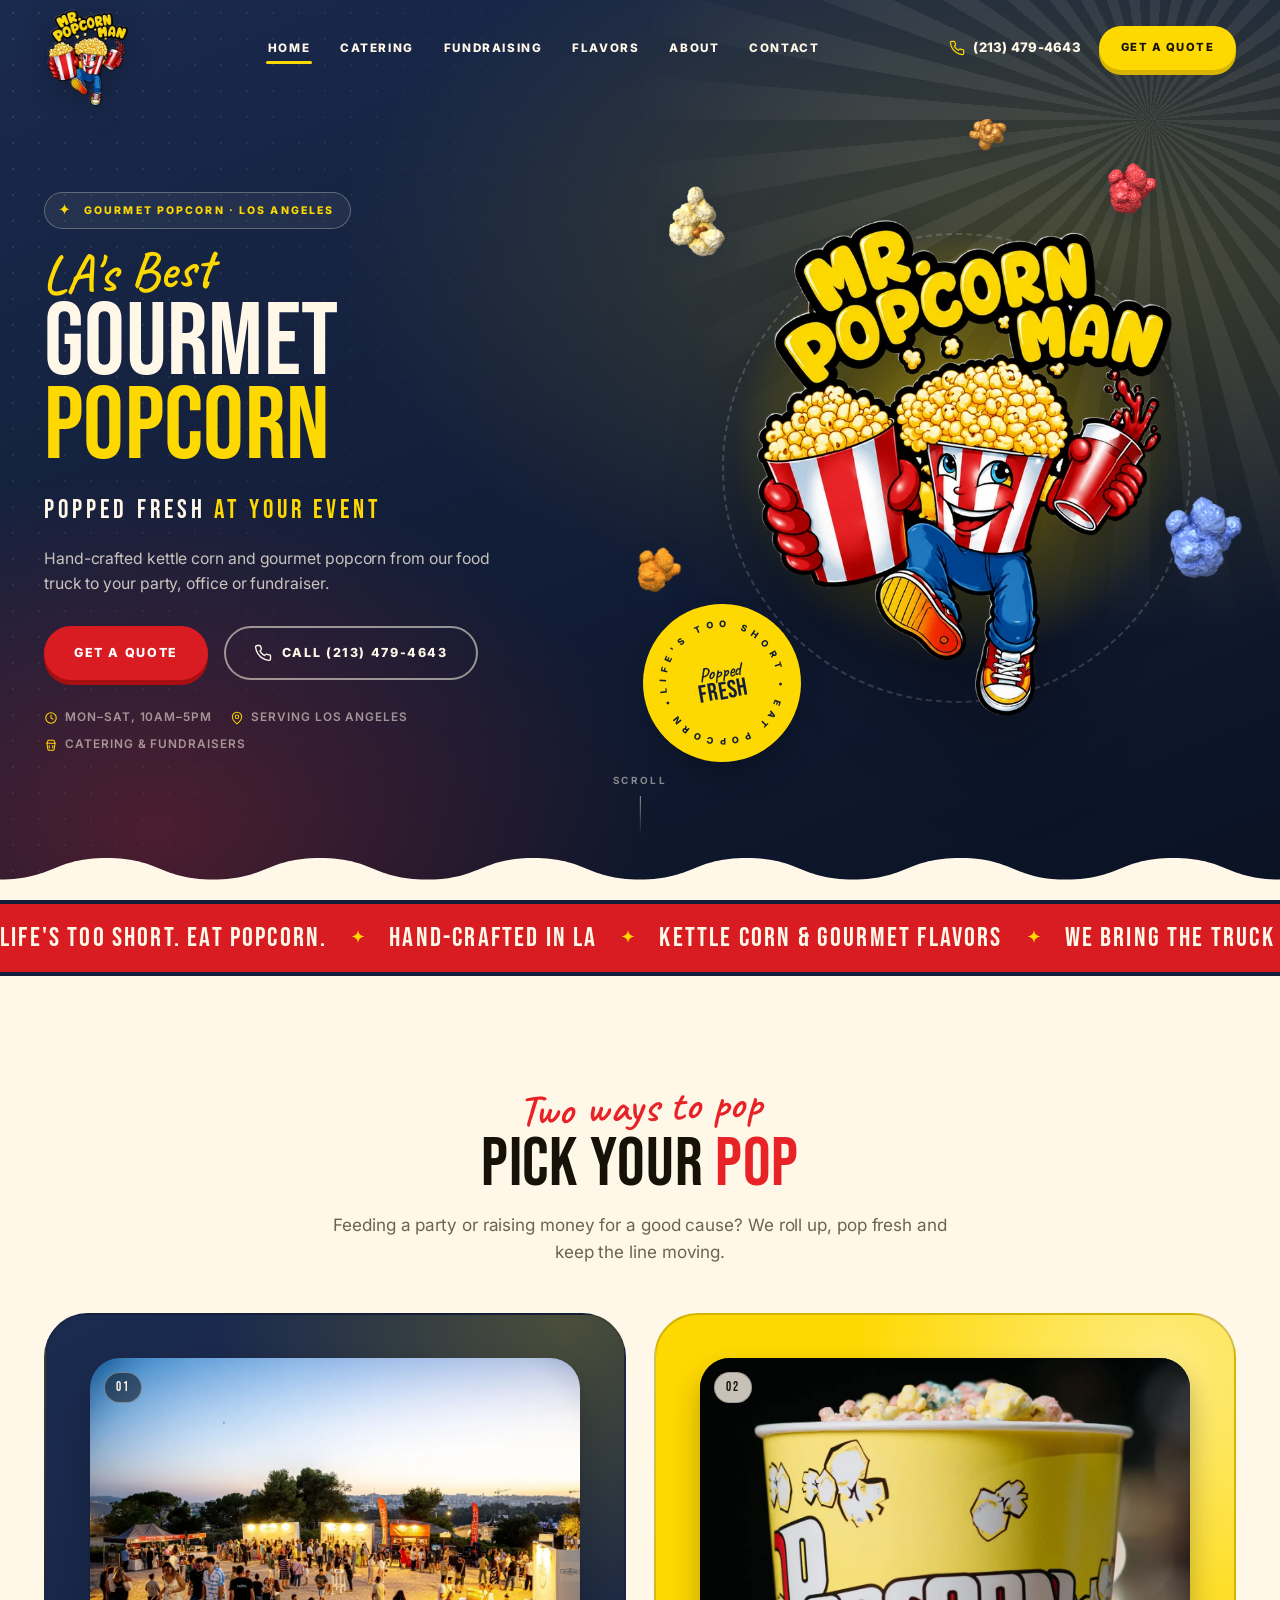
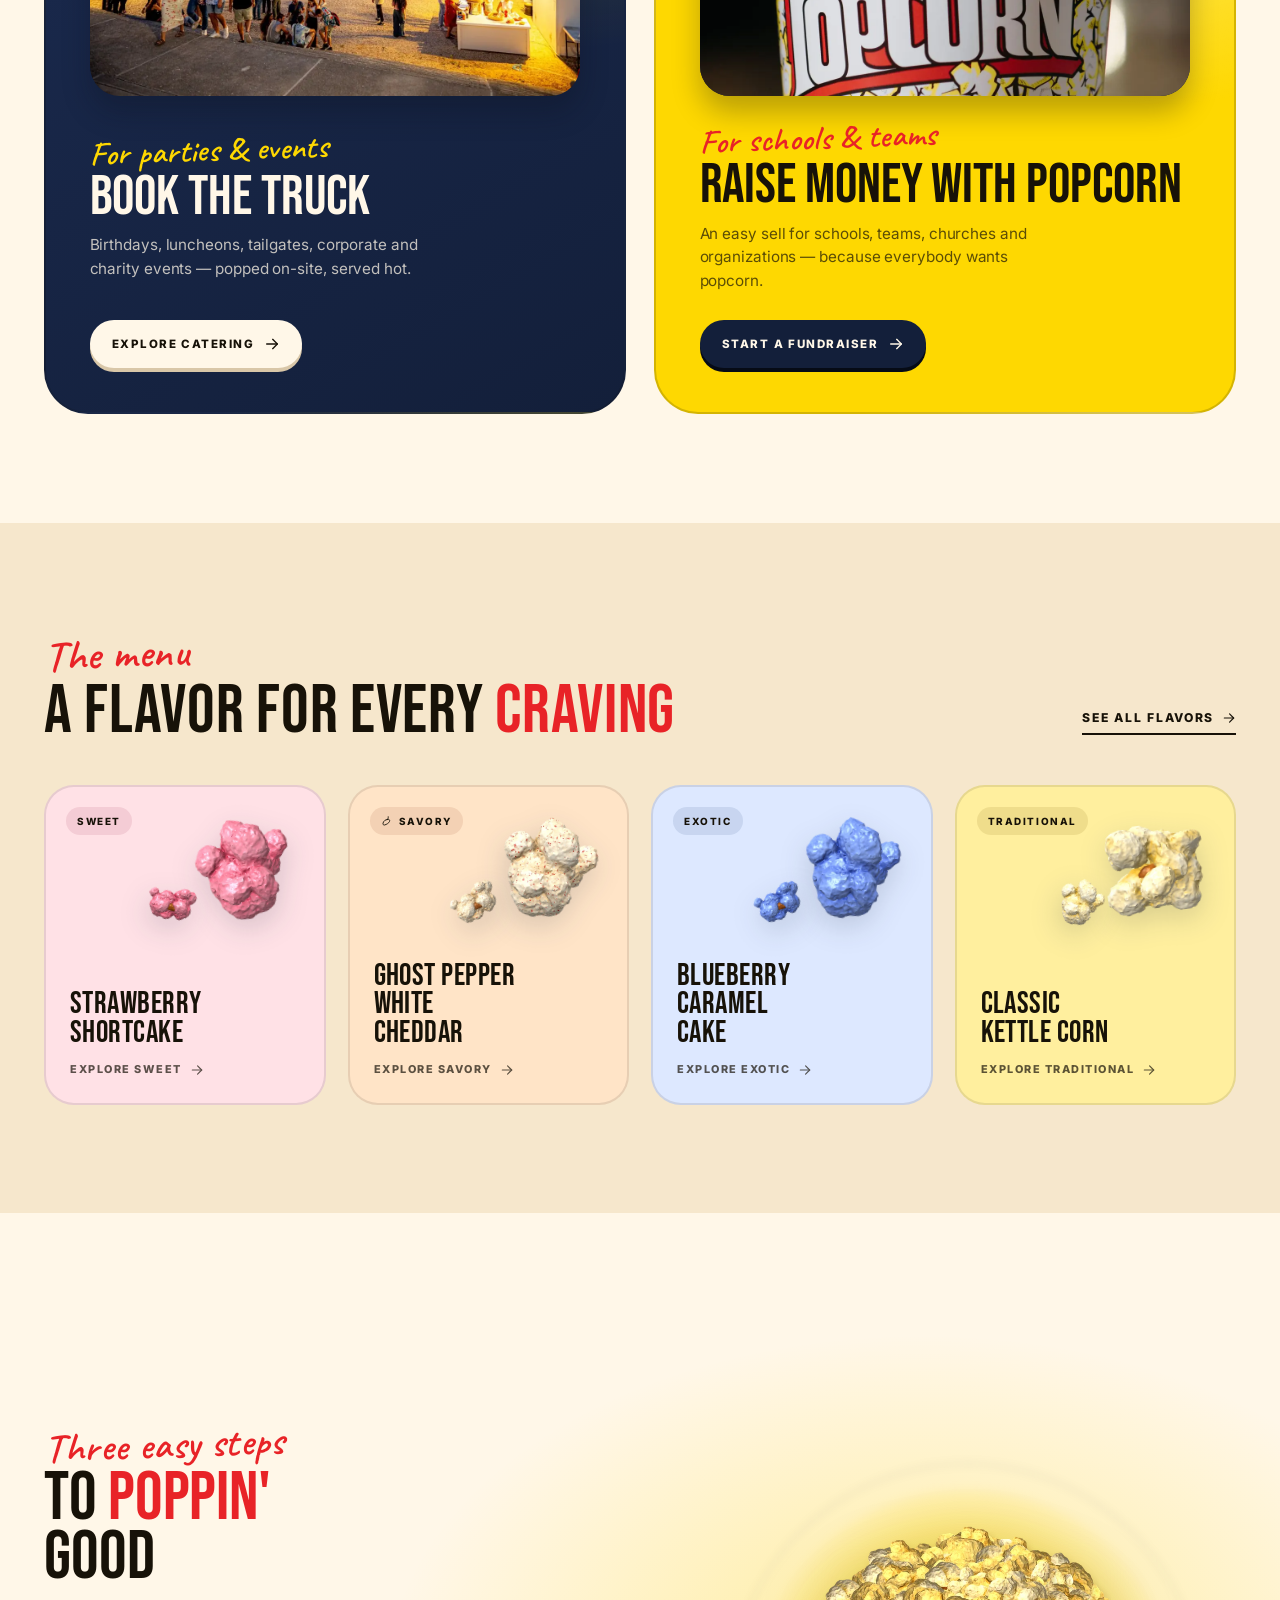
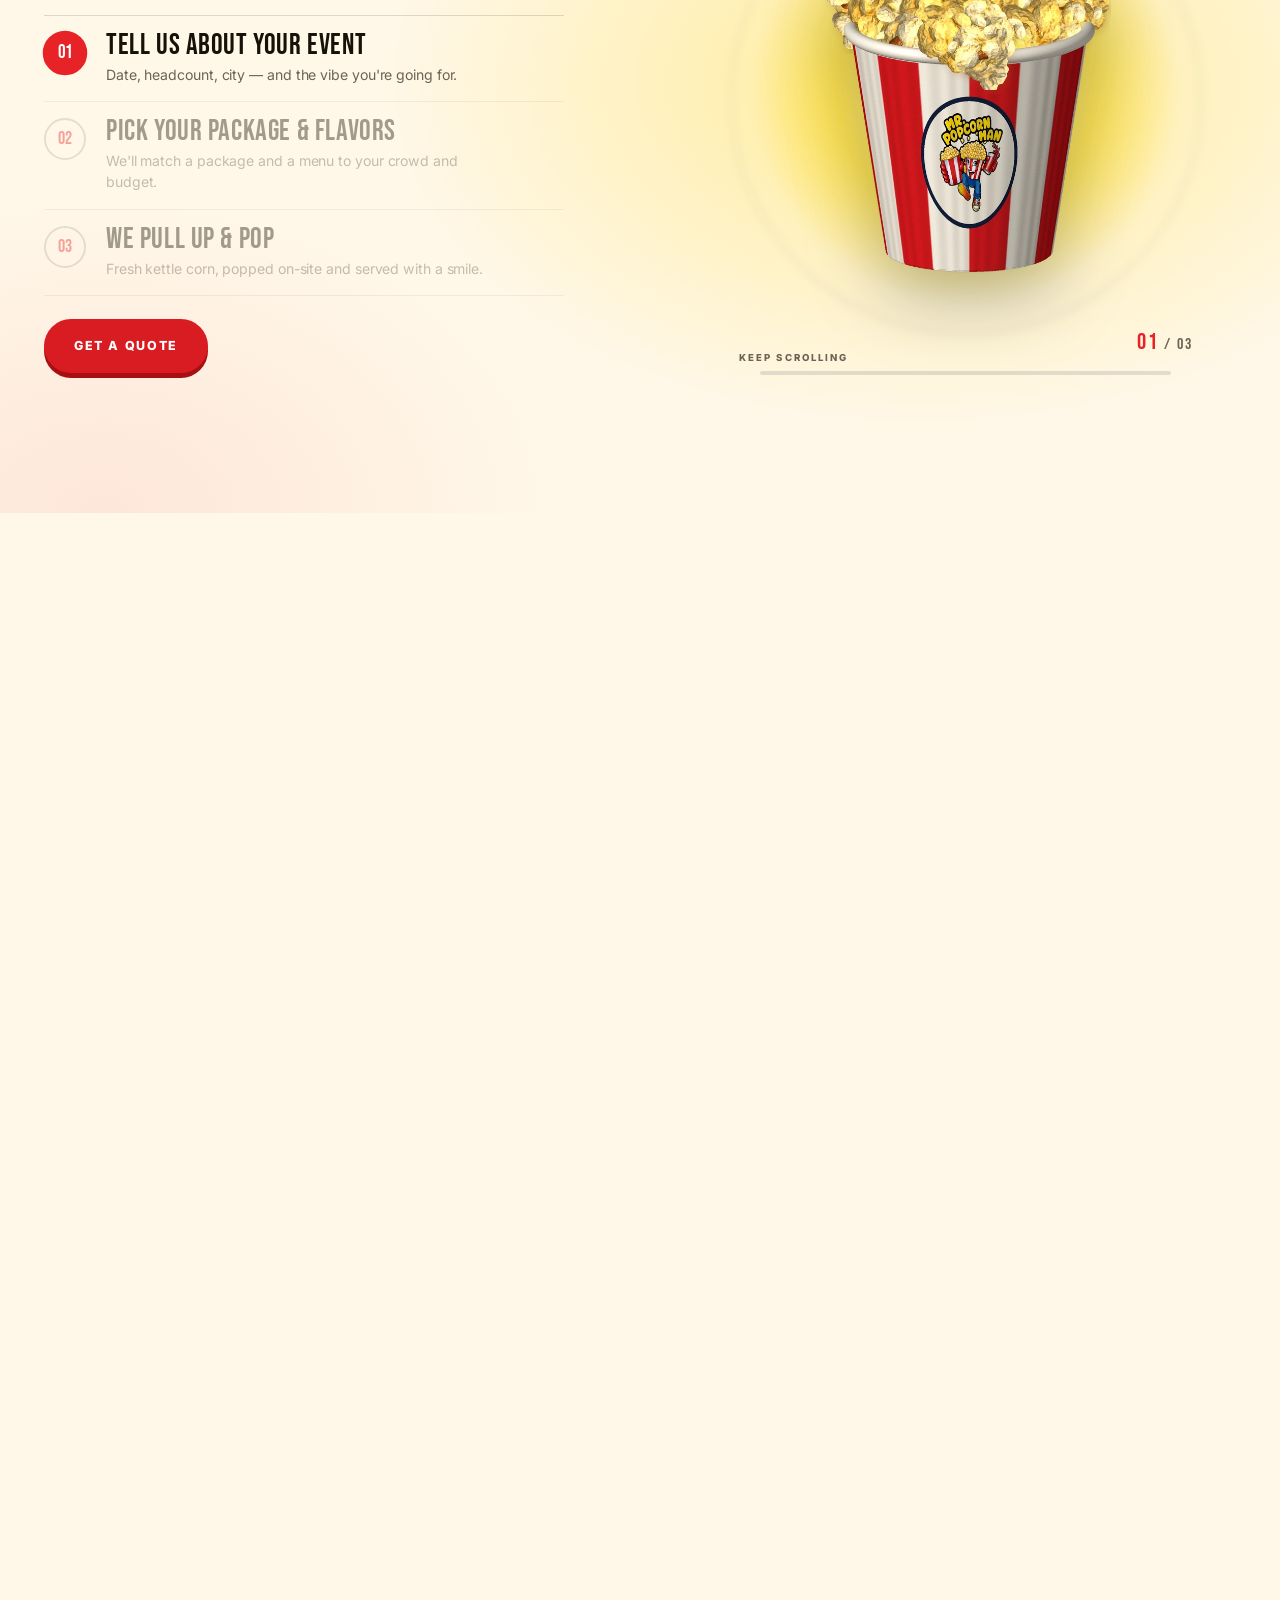
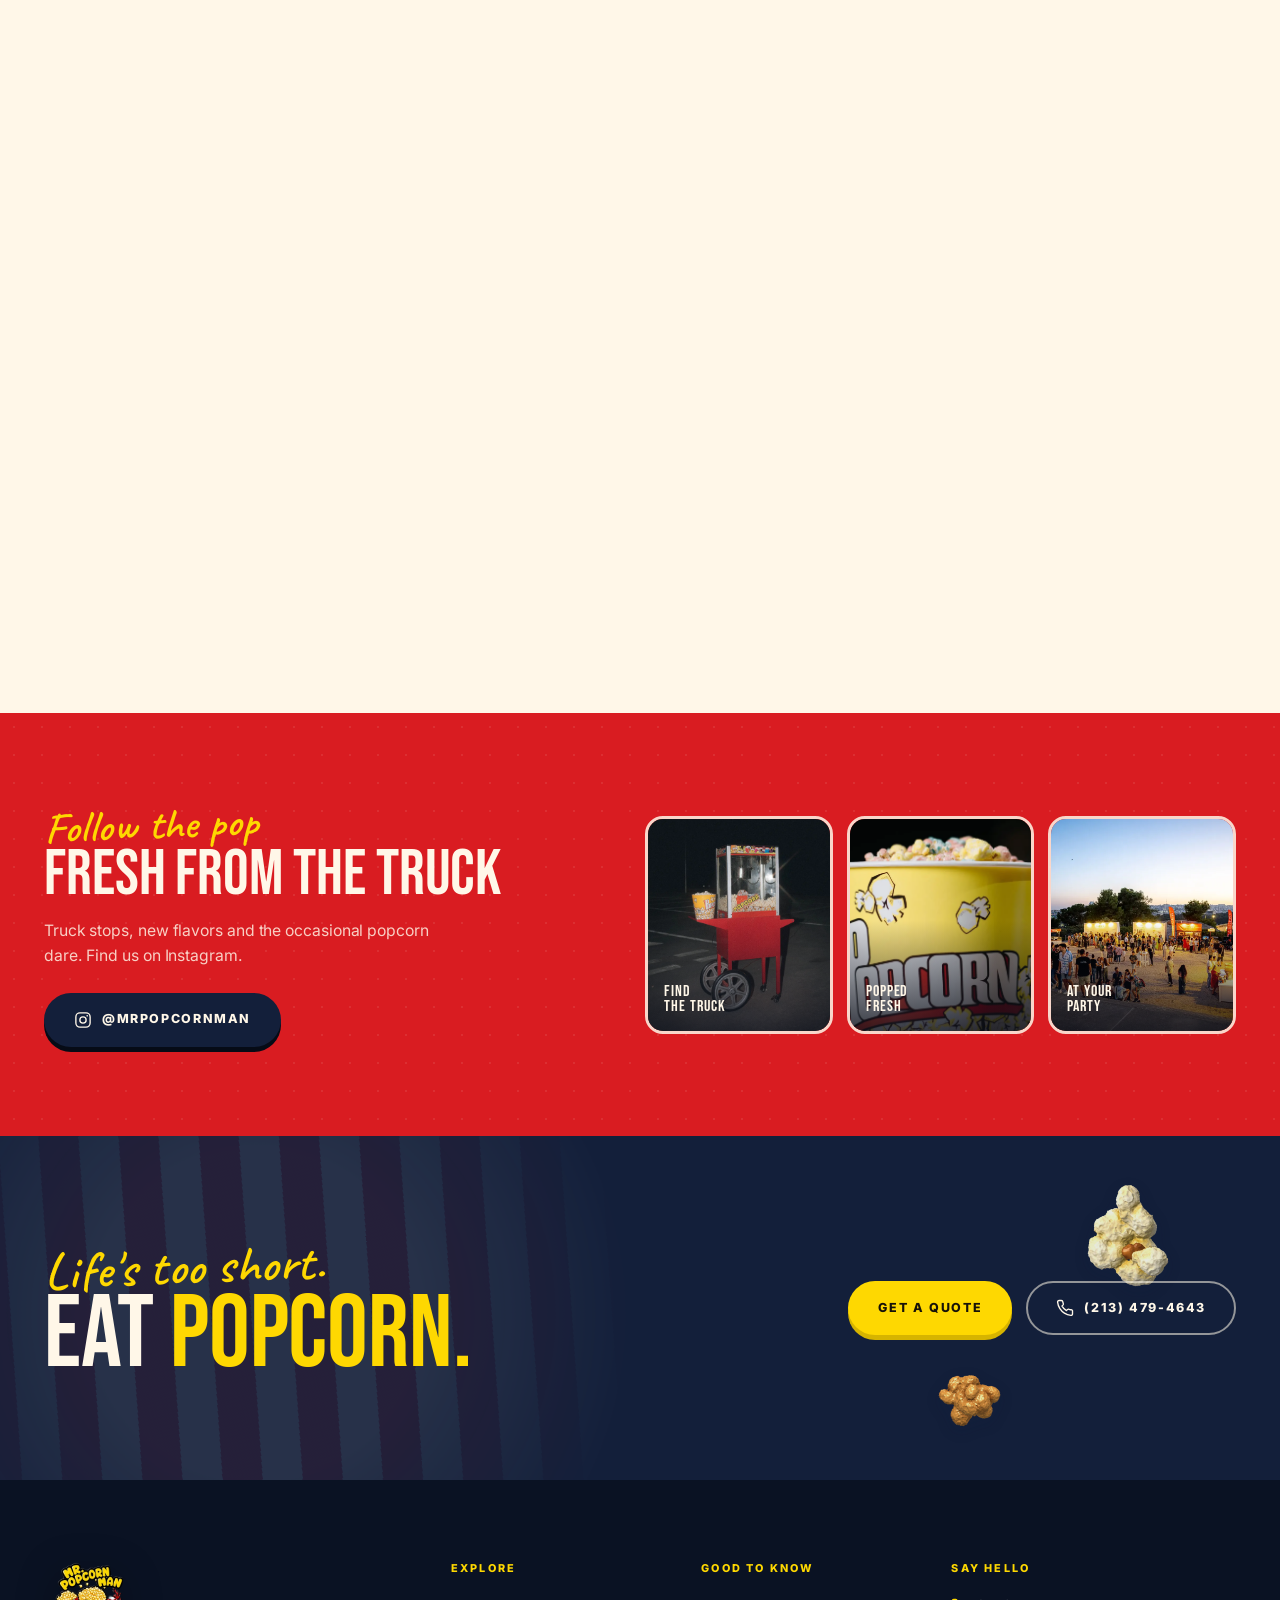
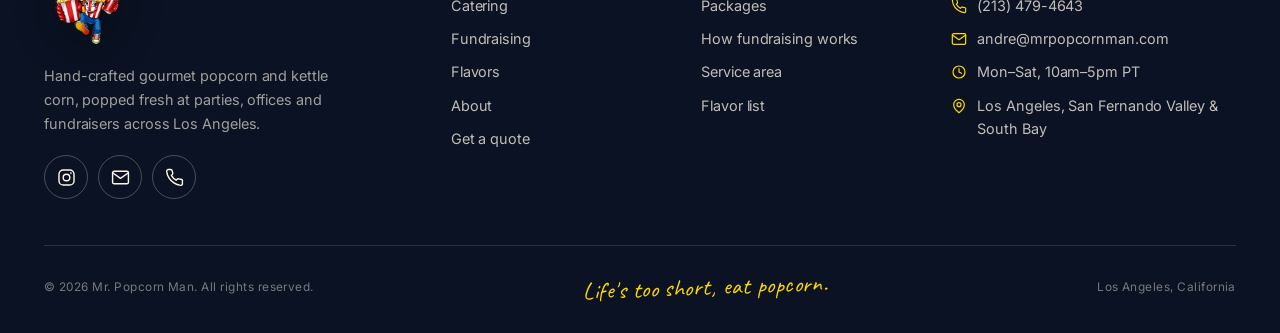
<file: index.html>
<!doctype html>
<html lang="en">
<head>
  <meta charset="utf-8">
  <meta name="viewport" content="width=device-width, initial-scale=1">
  <title>Mr. Popcorn Man | Gourmet Popcorn Food Truck in Los Angeles</title>
  <meta name="description" content="LA's best gourmet popcorn, popped fresh at your event. Hand-crafted kettle corn and gourmet popcorn for parties, offices and school fundraisers across Los Angeles.">
  <link rel="canonical" href="https://mrpopcornman.com/">
  <meta name="theme-color" content="#131f3a">
  <link rel="icon" type="image/png" sizes="32x32" href="/assets/favicon-32.png">
  <link rel="apple-touch-icon" href="/assets/apple-touch-icon.png">
  <meta property="og:type" content="website">
  <meta property="og:site_name" content="Mr. Popcorn Man">
  <meta property="og:title" content="Mr. Popcorn Man | Gourmet Popcorn Food Truck in Los Angeles">
  <meta property="og:description" content="Hand-crafted kettle corn and gourmet popcorn from our food truck to your party, office or fundraiser.">
  <meta property="og:url" content="https://mrpopcornman.com/">
  <meta property="og:image" content="https://mrpopcornman.com/assets/og.png">
  <meta property="og:image:alt" content="Mr. Popcorn Man mascot holding popcorn buckets">
  <meta name="twitter:card" content="summary_large_image">
  <link rel="stylesheet" href="/assets/styles.css">
  <link rel="stylesheet" href="/assets/sections.css">
  <link rel="stylesheet" href="/assets/pages.css">
  <script>document.documentElement.classList.add('js');</script>
  <script type="application/ld+json">
    {
      "@context": "https://schema.org",
      "@type": "FoodEstablishment",
      "name": "Mr. Popcorn Man",
      "description": "Hand-crafted gourmet popcorn and kettle corn food truck serving Los Angeles. Event catering and school, team and church fundraisers.",
      "url": "https://mrpopcornman.com/",
      "telephone": "+1-213-479-4643",
      "email": "andre@mrpopcornman.com",
      "image": "https://mrpopcornman.com/assets/og.png",
      "logo": "https://mrpopcornman.com/assets/logo.png",
      "priceRange": "$$",
      "servesCuisine": "Gourmet popcorn, kettle corn",
      "areaServed": [
        { "@type": "City", "name": "Los Angeles" },
        { "@type": "AdministrativeArea", "name": "San Fernando Valley" },
        { "@type": "AdministrativeArea", "name": "South Bay" }
      ],
      "openingHoursSpecification": [
        {
          "@type": "OpeningHoursSpecification",
          "dayOfWeek": ["Monday", "Tuesday", "Wednesday", "Thursday", "Friday", "Saturday"],
          "opens": "10:00",
          "closes": "17:00"
        }
      ],
      "sameAs": ["https://www.instagram.com/mrpopcornman/"]
    }
  </script>
</head>
<body>
  <a class="skip-link" href="#main">Skip to content</a>

  <header class="site-header">
    <div class="wrap">
      <a class="brand" href="/" aria-label="Mr. Popcorn Man home">
        <img src="/assets/logo-256.webp" alt="Mr. Popcorn Man logo" width="256" height="256">
      </a>
      <nav class="nav" id="site-nav" aria-label="Main">
        <a href="/" aria-current="page">Home</a>
        <a href="/catering/">Catering</a>
        <a href="/fundraising/">Fundraising</a>
        <a href="/flavors/">Flavors</a>
        <a href="/about/">About</a>
        <a href="/contact/">Contact</a>
      </nav>
      <div class="header-actions">
        <a class="header-phone" href="tel:2134794643">
          <svg class="icon" aria-hidden="true"><use href="/assets/sprite.svg#i-phone"></use></svg>
          (213) 479-4643
        </a>
        <a class="btn btn--butter btn--sm" href="/contact/">Get a Quote</a>
      </div>
      <button class="nav-toggle" type="button" aria-expanded="false" aria-controls="site-nav" aria-label="Open menu">
        <svg class="icon icon-menu" aria-hidden="true"><use href="/assets/sprite.svg#i-menu"></use></svg>
        <svg class="icon icon-close" aria-hidden="true"><use href="/assets/sprite.svg#i-close"></use></svg>
      </button>
    </div>
  </header>

  <main id="main">
    <!-- Hero -->
    <section class="hero">
      <div class="hero-grain" aria-hidden="true"></div>
      <div class="wrap hero-inner">
        <div class="hero-copy">
          <p class="hero-eyebrow">
            <svg class="icon" aria-hidden="true"><use href="/assets/sprite.svg#i-spark"></use></svg>
            Gourmet popcorn &middot; Los Angeles
          </p>
          <h1 class="hero-title">
            <span class="hero-script">LA's Best</span>
            <span class="line">Gourmet</span>
            <span class="line line--pop">Popcorn</span>
          </h1>
          <p class="hero-kicker">Popped fresh <em>at your event</em></p>
          <p class="hero-sub">Hand-crafted kettle corn and gourmet popcorn from our food truck to your party, office or fundraiser.</p>
          <div class="hero-actions">
            <a class="btn" href="/contact/">Get a Quote</a>
            <a class="btn btn--outline" href="tel:2134794643">
              <svg class="icon" aria-hidden="true"><use href="/assets/sprite.svg#i-phone"></use></svg>
              Call (213) 479-4643
            </a>
          </div>
          <p class="hero-meta">
            <span><svg class="icon" aria-hidden="true"><use href="/assets/sprite.svg#i-clock"></use></svg>Mon&ndash;Sat, 10am&ndash;5pm</span>
            <span><svg class="icon" aria-hidden="true"><use href="/assets/sprite.svg#i-pin"></use></svg>Serving Los Angeles</span>
            <span><svg class="icon" aria-hidden="true"><use href="/assets/sprite.svg#i-bucket"></use></svg>Catering &amp; fundraisers</span>
          </p>
        </div>

        <div class="hero-art">
          <p class="puff" style="--x:-4%;--y:6%;--size:76px;--rot:-18deg;--kernel:#fecd5a;--delay:.45s" aria-hidden="true">
            <img src="/assets/kernels/kernel-1.webp" alt="" width="400" height="400" decoding="async">
          </p>
          <p class="puff" style="--x:76%;--y:2%;--size:56px;--rot:16deg;--kernel:#ffe38a;--delay:.65s" aria-hidden="true">
            <img src="/assets/kernels/kernel-strawred-a.webp" alt="" width="400" height="400" decoding="async">
          </p>
          <p class="puff" style="--x:86%;--y:54%;--size:88px;--rot:8deg;--kernel:#f7b733;--delay:.85s" aria-hidden="true">
            <img src="/assets/kernels/kernel-blueberry-a.webp" alt="" width="400" height="400" decoding="async">
          </p>
          <p class="puff" style="--x:-8%;--y:62%;--size:50px;--rot:26deg;--kernel:#ffe38a;--delay:1.05s" aria-hidden="true">
            <img src="/assets/kernels/kernel-cheddar-a.webp" alt="" width="400" height="400" decoding="async">
          </p>
          <p class="puff" style="--x:52%;--y:-5%;--size:38px;--rot:10deg;--kernel:#fecd5a;--delay:1.2s" aria-hidden="true">
            <img src="/assets/kernels/kernel-caramel.webp" alt="" width="400" height="400" decoding="async">
          </p>
          <p class="puff" style="--x:8%;--y:84%;--size:34px;--rot:-8deg;--kernel:#f7b733;--delay:1.35s" aria-hidden="true">
            <img src="/assets/kernels/kernel-butteryellow-a.webp" alt="" width="400" height="400" decoding="async">
          </p>
          <img class="hero-mascot" src="/assets/logo-800.webp" alt="Mr. Popcorn Man mascot: a popcorn bucket character holding buckets of popcorn" width="800" height="800">
          <div class="hero-stamp" aria-hidden="true">
            <svg class="stamp-ring" viewBox="0 0 200 200">
              <defs>
                <path id="stampPath" d="M100,100 m-76,0 a76,76 0 1,1 152,0 a76,76 0 1,1 -152,0"></path>
              </defs>
              <text><textPath href="#stampPath" textLength="468" lengthAdjust="spacing">Life's Too Short &bull; Eat Popcorn &bull; </textPath></text>
            </svg>
            <span class="stamp-core"><small>Popped</small>Fresh</span>
          </div>
        </div>
      </div>
      <a class="hero-scroll" href="#doors">Scroll</a>
      <div class="hero-scallop" aria-hidden="true">
        <svg viewBox="0 0 1200 60" preserveAspectRatio="none"><use href="/assets/sprite.svg#scallop"></use></svg>
      </div>
    </section>

    <!-- Ticker -->
    <div class="ticker" aria-hidden="true">
      <div class="ticker-track">
        <div class="ticker-group">
          <span class="ticker-item">Life's Too Short. Eat Popcorn. <svg class="icon"><use href="/assets/sprite.svg#i-spark"></use></svg></span>
          <span class="ticker-item">Hand-crafted in LA <svg class="icon"><use href="/assets/sprite.svg#i-spark"></use></svg></span>
          <span class="ticker-item">Kettle corn &amp; gourmet flavors <svg class="icon"><use href="/assets/sprite.svg#i-spark"></use></svg></span>
          <span class="ticker-item">We bring the truck <svg class="icon"><use href="/assets/sprite.svg#i-spark"></use></svg></span>
        </div>
        <div class="ticker-group">
          <span class="ticker-item">Life's Too Short. Eat Popcorn. <svg class="icon"><use href="/assets/sprite.svg#i-spark"></use></svg></span>
          <span class="ticker-item">Hand-crafted in LA <svg class="icon"><use href="/assets/sprite.svg#i-spark"></use></svg></span>
          <span class="ticker-item">Kettle corn &amp; gourmet flavors <svg class="icon"><use href="/assets/sprite.svg#i-spark"></use></svg></span>
          <span class="ticker-item">We bring the truck <svg class="icon"><use href="/assets/sprite.svg#i-spark"></use></svg></span>
        </div>
      </div>
    </div>

    <!-- Two doors -->
    <section class="section" id="doors">
      <div class="wrap">
        <div class="section-head section-head--center" data-reveal>
          <span class="script">Two ways to pop</span>
          <h2>Pick your <em>pop</em></h2>
          <p>Feeding a party or raising money for a good cause? We roll up, pop fresh and keep the line moving.</p>
        </div>

        <div class="doors" style="margin-top:46px">
          <a class="door" href="/catering/" data-reveal>
            <span class="door__num" aria-hidden="true">01</span>
            <!-- PLACEHOLDER PHOTO — stock stand-in. Replace with Andre's own event photo. -->
            <span class="door__photo">
              <img src="/assets/photos/event-crowd.webp" alt="Guests gathered around lit food and drink stands at an outdoor evening event" width="1200" height="800" loading="lazy">
            </span>
            <div class="door__content">
              <span class="script">For parties &amp; events</span>
              <h3>Book the Truck</h3>
              <p>Birthdays, luncheons, tailgates, corporate and charity events &mdash; popped on-site, served hot.</p>
            </div>
            <div class="door__foot">
              <span class="door__cta">Explore catering <svg class="icon" aria-hidden="true"><use href="/assets/sprite.svg#i-arrow"></use></svg></span>
            </div>
          </a>

          <a class="door door--fund" href="/fundraising/" data-reveal style="--reveal-delay:120ms">
            <span class="door__num" aria-hidden="true">02</span>
            <!-- PLACEHOLDER PHOTO — stock stand-in. Replace with Andre's own popcorn photo. -->
            <span class="door__photo">
              <img src="/assets/photos/popcorn-bucket-wide.webp" alt="A striped bucket filled to the top with rainbow-dusted popcorn" width="1200" height="861" loading="lazy">
            </span>
            <div class="door__content">
              <span class="script">For schools &amp; teams</span>
              <h3>Raise Money with Popcorn</h3>
              <p>An easy sell for schools, teams, churches and organizations &mdash; because everybody wants popcorn.</p>
            </div>
            <div class="door__foot">
              <span class="door__cta">Start a fundraiser <svg class="icon" aria-hidden="true"><use href="/assets/sprite.svg#i-arrow"></use></svg></span>
            </div>
          </a>
        </div>
      </div>
    </section>

    <!-- Flavors teaser -->
    <section class="section section--cream2">
      <div class="wrap">
        <div class="section-head-row">
          <div class="section-head" data-reveal>
            <span class="script">The menu</span>
            <h2>A flavor for every <em>craving</em></h2>
          </div>
          <a class="link-arrow" href="/flavors/" data-reveal>See all flavors <svg class="icon" aria-hidden="true"><use href="/assets/sprite.svg#i-arrow"></use></svg></a>
        </div>

        <div class="flavor-grid" style="margin-top:42px">
          <a class="flavor-card tint-sweet" href="/flavors/#sweet" data-reveal>
            <span class="flavor-card__art" aria-hidden="true">
              <span class="puff" style="--s:150px;--r:-12deg;left:-6%;top:4%"><img src="/assets/kernels/kernel-strawberry-a.webp" alt="" width="400" height="400" decoding="async" loading="lazy"></span>
              <span class="puff" style="--s:86px;--r:18deg;right:-2%;top:26%"><img src="/assets/kernels/kernel-strawberry-b.webp" alt="" width="400" height="400" decoding="async" loading="lazy"></span>
            </span>
            <span class="flavor-card__tag">Sweet</span>
            <h3>Strawberry Shortcake</h3>
            <span class="flavor-card__link">Explore sweet <svg class="icon" aria-hidden="true"><use href="/assets/sprite.svg#i-arrow"></use></svg></span>
          </a>

          <a class="flavor-card tint-savory" href="/flavors/#savory" data-reveal style="--reveal-delay:80ms">
            <span class="flavor-card__art" aria-hidden="true">
              <span class="puff" style="--s:142px;--r:14deg;left:-4%;top:2%"><img src="/assets/kernels/kernel-spicywhite-a.webp" alt="" width="400" height="400" decoding="async" loading="lazy"></span>
              <span class="puff" style="--s:74px;--r:-22deg;right:0;top:30%"><img src="/assets/kernels/kernel-spicywhite-b.webp" alt="" width="400" height="400" decoding="async" loading="lazy"></span>
            </span>
            <span class="flavor-card__tag"><svg class="icon" aria-hidden="true"><use href="/assets/sprite.svg#i-chili"></use></svg>Savory</span>
            <h3>Ghost Pepper White Cheddar</h3>
            <span class="flavor-card__link">Explore savory <svg class="icon" aria-hidden="true"><use href="/assets/sprite.svg#i-arrow"></use></svg></span>
          </a>

          <a class="flavor-card tint-exotic" href="/flavors/#exotic" data-reveal style="--reveal-delay:160ms">
            <span class="flavor-card__art" aria-hidden="true">
              <span class="puff" style="--s:146px;--r:8deg;left:-8%;top:0"><img src="/assets/kernels/kernel-blueberry-a.webp" alt="" width="400" height="400" decoding="async" loading="lazy"></span>
              <span class="puff" style="--s:70px;--r:-16deg;right:-2%;top:34%"><img src="/assets/kernels/kernel-blueberry-b.webp" alt="" width="400" height="400" decoding="async" loading="lazy"></span>
            </span>
            <span class="flavor-card__tag">Exotic</span>
            <h3>Blueberry Caramel Cake</h3>
            <span class="flavor-card__link">Explore exotic <svg class="icon" aria-hidden="true"><use href="/assets/sprite.svg#i-arrow"></use></svg></span>
          </a>

          <a class="flavor-card tint-traditional" href="/flavors/#traditional" data-reveal style="--reveal-delay:240ms">
            <span class="flavor-card__art" aria-hidden="true">
              <span class="puff" style="--s:152px;--r:-8deg;left:-6%;top:6%"><img src="/assets/kernels/kernel-3.webp" alt="" width="400" height="400" decoding="async" loading="lazy"></span>
              <span class="puff" style="--s:80px;--r:20deg;right:2%;top:28%"><img src="/assets/kernels/kernel-4.webp" alt="" width="400" height="400" decoding="async" loading="lazy"></span>
            </span>
            <span class="flavor-card__tag">Traditional</span>
            <h3>Classic Kettle Corn</h3>
            <span class="flavor-card__link">Explore traditional <svg class="icon" aria-hidden="true"><use href="/assets/sprite.svg#i-arrow"></use></svg></span>
          </a>
        </div>
      </div>
    </section>

    <!-- Scroll popcorn animation -->
    <section class="pop-scroll" data-pop-scroll aria-labelledby="pop-title">
      <div class="pop-pin">
        <div class="wrap pop-grid">
          <div class="pop-copy">
            <span class="script">Three easy steps</span>
            <h2 class="pop-title" id="pop-title">To <em>Poppin'</em> Good</h2>
            <ol class="pop-steps">
              <li class="pop-step is-active">
                <span class="pop-step__num">01</span>
                <div>
                  <h3>Tell us about your event</h3>
                  <p>Date, headcount, city &mdash; and the vibe you're going for.</p>
                </div>
              </li>
              <li class="pop-step">
                <span class="pop-step__num">02</span>
                <div>
                  <h3>Pick your package &amp; flavors</h3>
                  <p>We'll match a package and a menu to your crowd and budget.</p>
                </div>
              </li>
              <li class="pop-step">
                <span class="pop-step__num">03</span>
                <div>
                  <h3>We pull up &amp; pop</h3>
                  <p>Fresh kettle corn, popped on-site and served with a smile.</p>
                </div>
              </li>
            </ol>
            <a class="btn" href="/contact/">Get a Quote</a>
          </div>

          <div class="pop-visual" data-pop-visual>
            <div class="pop-halo" aria-hidden="true"></div>
            <img class="pop-bucket" src="/assets/bucket.webp" alt="Mr. Popcorn Man striped bucket heaped with popcorn" width="590" height="700" loading="lazy" decoding="async">
            <div class="pop-kernels" aria-hidden="true">
              <span class="pop-kernel" style="--s:56px" data-tx="-210" data-ty="-240" data-rot="-35"><img src="/assets/kernels/kernel-1.webp" alt="" width="400" height="400" decoding="async" loading="lazy"></span>
              <span class="pop-kernel" style="--s:64px;--kernel:#ffe38a" data-tx="192" data-ty="-262" data-rot="40"><img src="/assets/kernels/kernel-strawred-a.webp" alt="" width="400" height="400" decoding="async" loading="lazy"></span>
              <span class="pop-kernel" style="--s:44px" data-tx="-118" data-ty="-300" data-rot="-15"><img src="/assets/kernels/kernel-blueberry-a.webp" alt="" width="400" height="400" decoding="async" loading="lazy"></span>
              <span class="pop-kernel" style="--s:72px;--kernel:#f7b733" data-tx="84" data-ty="-290" data-rot="20"><img src="/assets/kernels/kernel-cheddar-a.webp" alt="" width="400" height="400" decoding="async" loading="lazy"></span>
              <span class="pop-kernel" style="--s:38px;--kernel:#ffe38a" data-tx="-256" data-ty="-120" data-rot="-50"><img src="/assets/kernels/kernel-2.webp" alt="" width="400" height="400" decoding="async" loading="lazy"></span>
              <span class="pop-kernel" style="--s:48px" data-tx="248" data-ty="-142" data-rot="55"><img src="/assets/kernels/kernel-caramel.webp" alt="" width="400" height="400" decoding="async" loading="lazy"></span>
              <span class="pop-kernel" style="--s:36px;--kernel:#ffe38a" data-tx="-40" data-ty="-286" data-rot="5"><img src="/assets/kernels/kernel-strawberry-a.webp" alt="" width="400" height="400" decoding="async" loading="lazy"></span>
              <span class="pop-kernel" style="--s:54px" data-tx="132" data-ty="-212" data-rot="30"><img src="/assets/kernels/kernel-butteryellow-a.webp" alt="" width="400" height="400" decoding="async" loading="lazy"></span>
              <span class="pop-kernel" style="--s:32px;--kernel:#f7b733" data-tx="-182" data-ty="-62" data-rot="-20"><img src="/assets/kernels/kernel-3.webp" alt="" width="400" height="400" decoding="async" loading="lazy"></span>
              <span class="pop-kernel" style="--s:34px;--kernel:#ffe38a" data-tx="212" data-ty="-42" data-rot="15"><img src="/assets/kernels/kernel-blueberry-b.webp" alt="" width="400" height="400" decoding="async" loading="lazy"></span>
              <span class="pop-kernel" style="--s:42px" data-tx="-92" data-ty="-182" data-rot="-60"><img src="/assets/kernels/kernel-cheddar-b.webp" alt="" width="400" height="400" decoding="async" loading="lazy"></span>
              <span class="pop-kernel" style="--s:44px;--kernel:#f7b733" data-tx="42" data-ty="-258" data-rot="70"><img src="/assets/kernels/kernel-4.webp" alt="" width="400" height="400" decoding="async" loading="lazy"></span>
              <span class="pop-kernel" style="--s:50px" data-tx="-220" data-ty="-306" data-rot="25"><img src="/assets/kernels/kernel-strawred-b.webp" alt="" width="400" height="400" decoding="async" loading="lazy"></span>
              <span class="pop-kernel" style="--s:46px;--kernel:#ffe38a" data-tx="228" data-ty="-320" data-rot="-25"><img src="/assets/kernels/kernel-butteryellow-b.webp" alt="" width="400" height="400" decoding="async" loading="lazy"></span>
              <span class="pop-kernel" style="--s:28px" data-tx="22" data-ty="-118" data-rot="-40"><img src="/assets/kernels/kernel-caramel.webp" alt="" width="400" height="400" decoding="async" loading="lazy"></span>
              <span class="pop-kernel" style="--s:32px;--kernel:#f7b733" data-tx="162" data-ty="-88" data-rot="60"><img src="/assets/kernels/kernel-strawberry-b.webp" alt="" width="400" height="400" decoding="async" loading="lazy"></span>
            </div>
            <span class="pop-hint">Keep scrolling</span>
            <span class="pop-count"><b data-pop-count>01</b> / 03</span>
            <div class="pop-meter"><span data-pop-meter></span></div>
          </div>
        </div>
      </div>
    </section>

    <!-- Instagram -->
    <section class="insta">
      <div class="wrap insta-inner">
        <div data-reveal>
          <span class="script">Follow the pop</span>
          <h2>Fresh from the truck</h2>
          <p>Truck stops, new flavors and the occasional popcorn dare. Find us on Instagram.</p>
          <a class="btn btn--navy" href="https://www.instagram.com/mrpopcornman/" target="_blank" rel="noopener">
            <svg class="icon" aria-hidden="true"><use href="/assets/sprite.svg#i-instagram"></use></svg>
            @mrpopcornman
          </a>
        </div>
        <div class="insta-tiles" data-reveal="scale" aria-hidden="true">
          <div class="insta-tile insta-tile--photo">
            <img src="/assets/photos/cart.webp" alt="" width="1200" height="1188" loading="lazy">
            <span>Find<br>the truck</span>
          </div>
          <div class="insta-tile insta-tile--photo">
            <img src="/assets/photos/popcorn-bucket-wide.webp" alt="" width="1200" height="861" loading="lazy">
            <span>Popped<br>fresh</span>
          </div>
          <div class="insta-tile insta-tile--photo">
            <img src="/assets/photos/event-crowd.webp" alt="" width="1200" height="800" loading="lazy">
            <span>At your<br>party</span>
          </div>
        </div>
      </div>
    </section>

    <!-- Closing -->
    <section class="closing">
      <span class="puff" style="--s:110px;--kernel:#fecd5a;right:8%;top:14%;--rot:-16deg" aria-hidden="true"><img src="/assets/kernels/kernel-1.webp" alt="" width="400" height="400" decoding="async" loading="lazy"></span>
      <span class="puff" style="--s:62px;--kernel:#f7b733;right:22%;bottom:14%;--rot:22deg" aria-hidden="true"><img src="/assets/kernels/kernel-caramel.webp" alt="" width="400" height="400" decoding="async" loading="lazy"></span>
      <div class="wrap closing-inner">
        <div class="closing-copy" data-reveal>
          <span class="script">Life's too short.</span>
          <h2>Eat <em>Popcorn.</em></h2>
        </div>
        <div class="actions" data-reveal>
          <a class="btn btn--butter" href="/contact/">Get a Quote</a>
          <a class="btn btn--outline" href="tel:2134794643">
            <svg class="icon" aria-hidden="true"><use href="/assets/sprite.svg#i-phone"></use></svg>
            (213) 479-4643
          </a>
        </div>
      </div>
    </section>
  </main>

  <footer class="site-footer">
    <div class="wrap">
      <div class="footer-top">
        <div class="footer-brand">
          <img src="/assets/logo-256.webp" alt="Mr. Popcorn Man" width="256" height="256">
          <p>Hand-crafted gourmet popcorn and kettle corn, popped fresh at parties, offices and fundraisers across Los Angeles.</p>
          <div class="social-row">
            <a class="social-btn" href="https://www.instagram.com/mrpopcornman/" target="_blank" rel="noopener" aria-label="Mr. Popcorn Man on Instagram">
              <svg class="icon" aria-hidden="true"><use href="/assets/sprite.svg#i-instagram"></use></svg>
            </a>
            <a class="social-btn" href="mailto:andre@mrpopcornman.com" aria-label="Email Mr. Popcorn Man">
              <svg class="icon" aria-hidden="true"><use href="/assets/sprite.svg#i-mail"></use></svg>
            </a>
            <a class="social-btn" href="tel:2134794643" aria-label="Call Mr. Popcorn Man">
              <svg class="icon" aria-hidden="true"><use href="/assets/sprite.svg#i-phone"></use></svg>
            </a>
          </div>
        </div>
        <div class="footer-col">
          <h3>Explore</h3>
          <ul>
            <li><a href="/catering/">Catering</a></li>
            <li><a href="/fundraising/">Fundraising</a></li>
            <li><a href="/flavors/">Flavors</a></li>
            <li><a href="/about/">About</a></li>
            <li><a href="/contact/">Get a quote</a></li>
          </ul>
        </div>
        <div class="footer-col">
          <h3>Good to know</h3>
          <ul>
            <li><a href="/catering/#packages">Packages</a></li>
            <li><a href="/fundraising/#how">How fundraising works</a></li>
            <li><a href="/contact/">Service area</a></li>
            <li><a href="/flavors/">Flavor list</a></li>
          </ul>
        </div>
        <div class="footer-col">
          <h3>Say hello</h3>
          <ul class="footer-contact">
            <li>
              <svg class="icon" aria-hidden="true"><use href="/assets/sprite.svg#i-phone"></use></svg>
              <a href="tel:2134794643">(213) 479-4643</a>
            </li>
            <li>
              <svg class="icon" aria-hidden="true"><use href="/assets/sprite.svg#i-mail"></use></svg>
              <a href="mailto:andre@mrpopcornman.com">andre@mrpopcornman.com</a>
            </li>
            <li>
              <svg class="icon" aria-hidden="true"><use href="/assets/sprite.svg#i-clock"></use></svg>
              Mon&ndash;Sat, 10am&ndash;5pm PT
            </li>
            <li>
              <svg class="icon" aria-hidden="true"><use href="/assets/sprite.svg#i-pin"></use></svg>
              Los Angeles, San Fernando Valley &amp; South Bay
            </li>
          </ul>
        </div>
      </div>
      <div class="footer-bottom">
        <p>&copy; <span data-year>2026</span> Mr. Popcorn Man. All rights reserved.</p>
        <p class="footer-script">Life's too short, eat popcorn.</p>
        <p>Los Angeles, California</p>
      </div>
    </div>
  </footer>

  <div class="mobile-bar" aria-label="Quick contact">
    <a class="btn btn--outline-ink" href="tel:2134794643">
      <svg class="icon" aria-hidden="true"><use href="/assets/sprite.svg#i-phone"></use></svg>
      Call
    </a>
    <a class="btn" href="/contact/">Get a Quote</a>
  </div>

  <script src="/assets/site.js" defer></script>
</body>
</html>
</file>
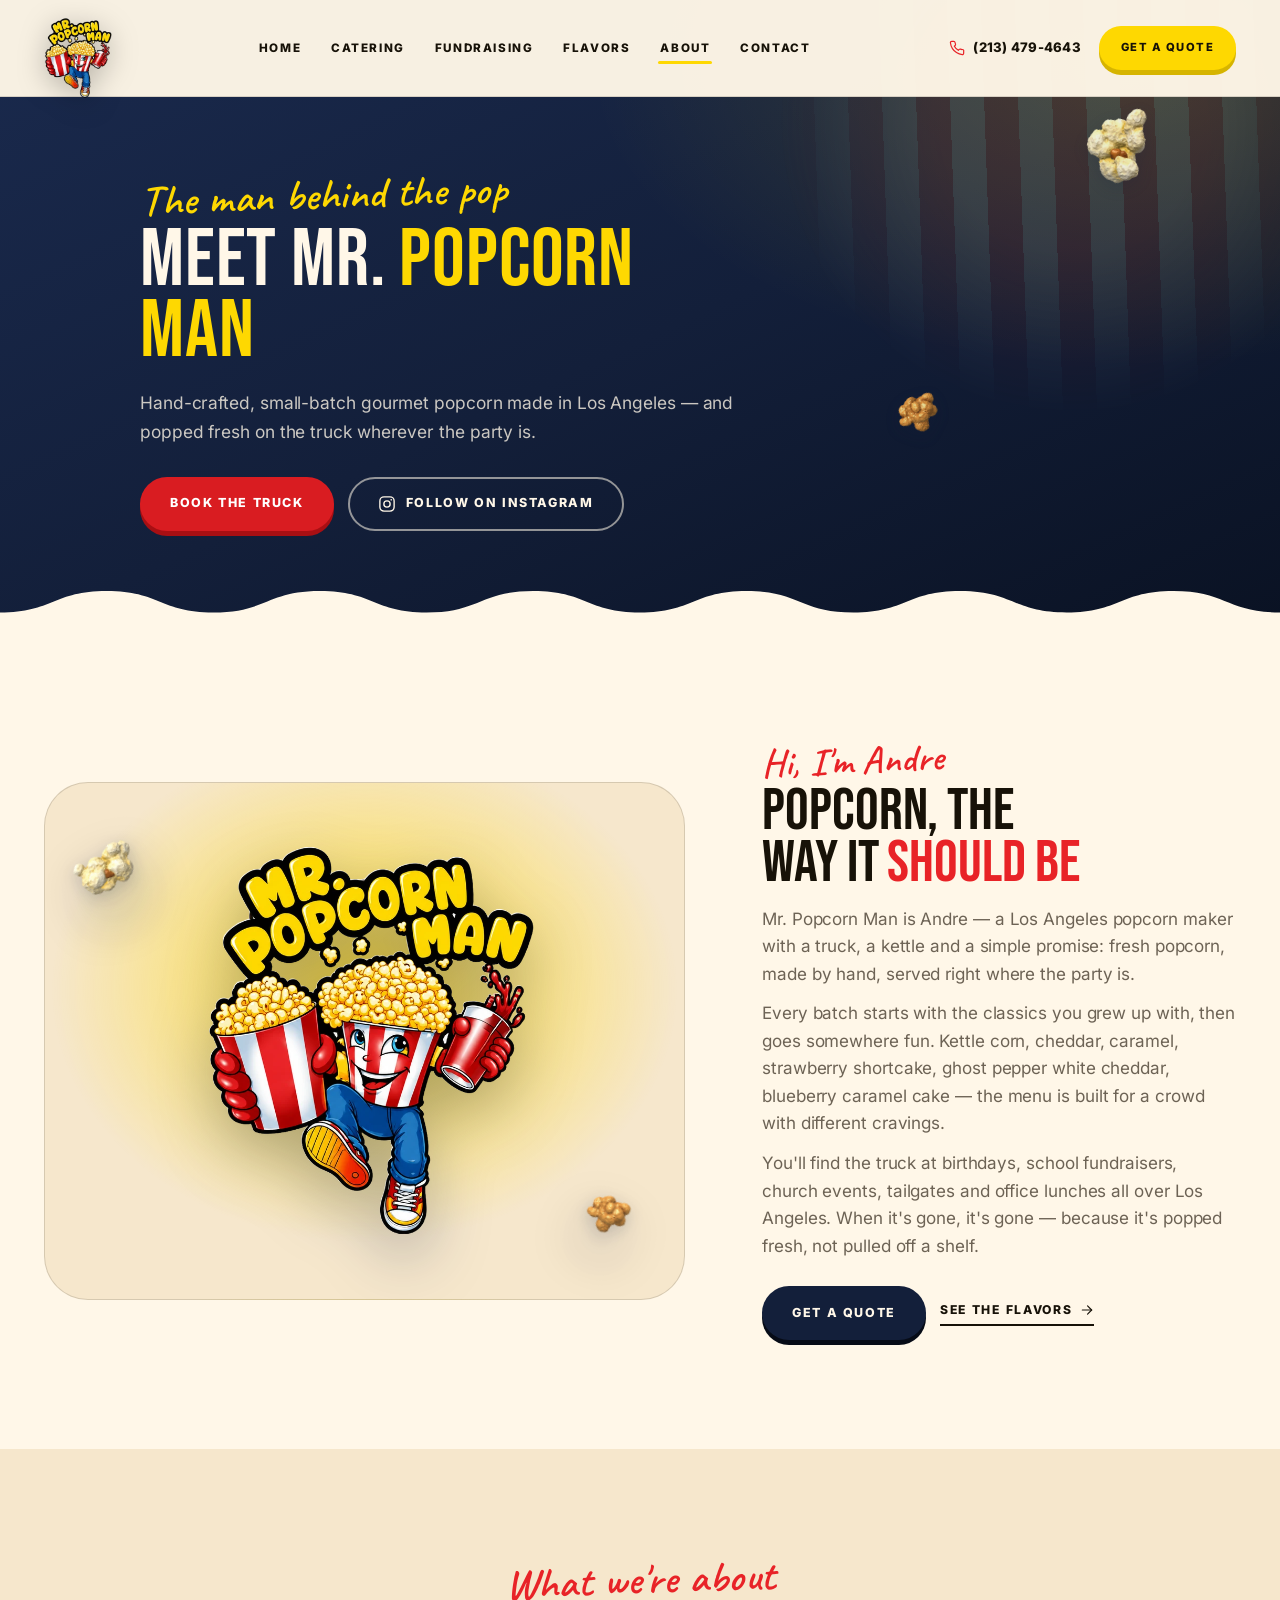
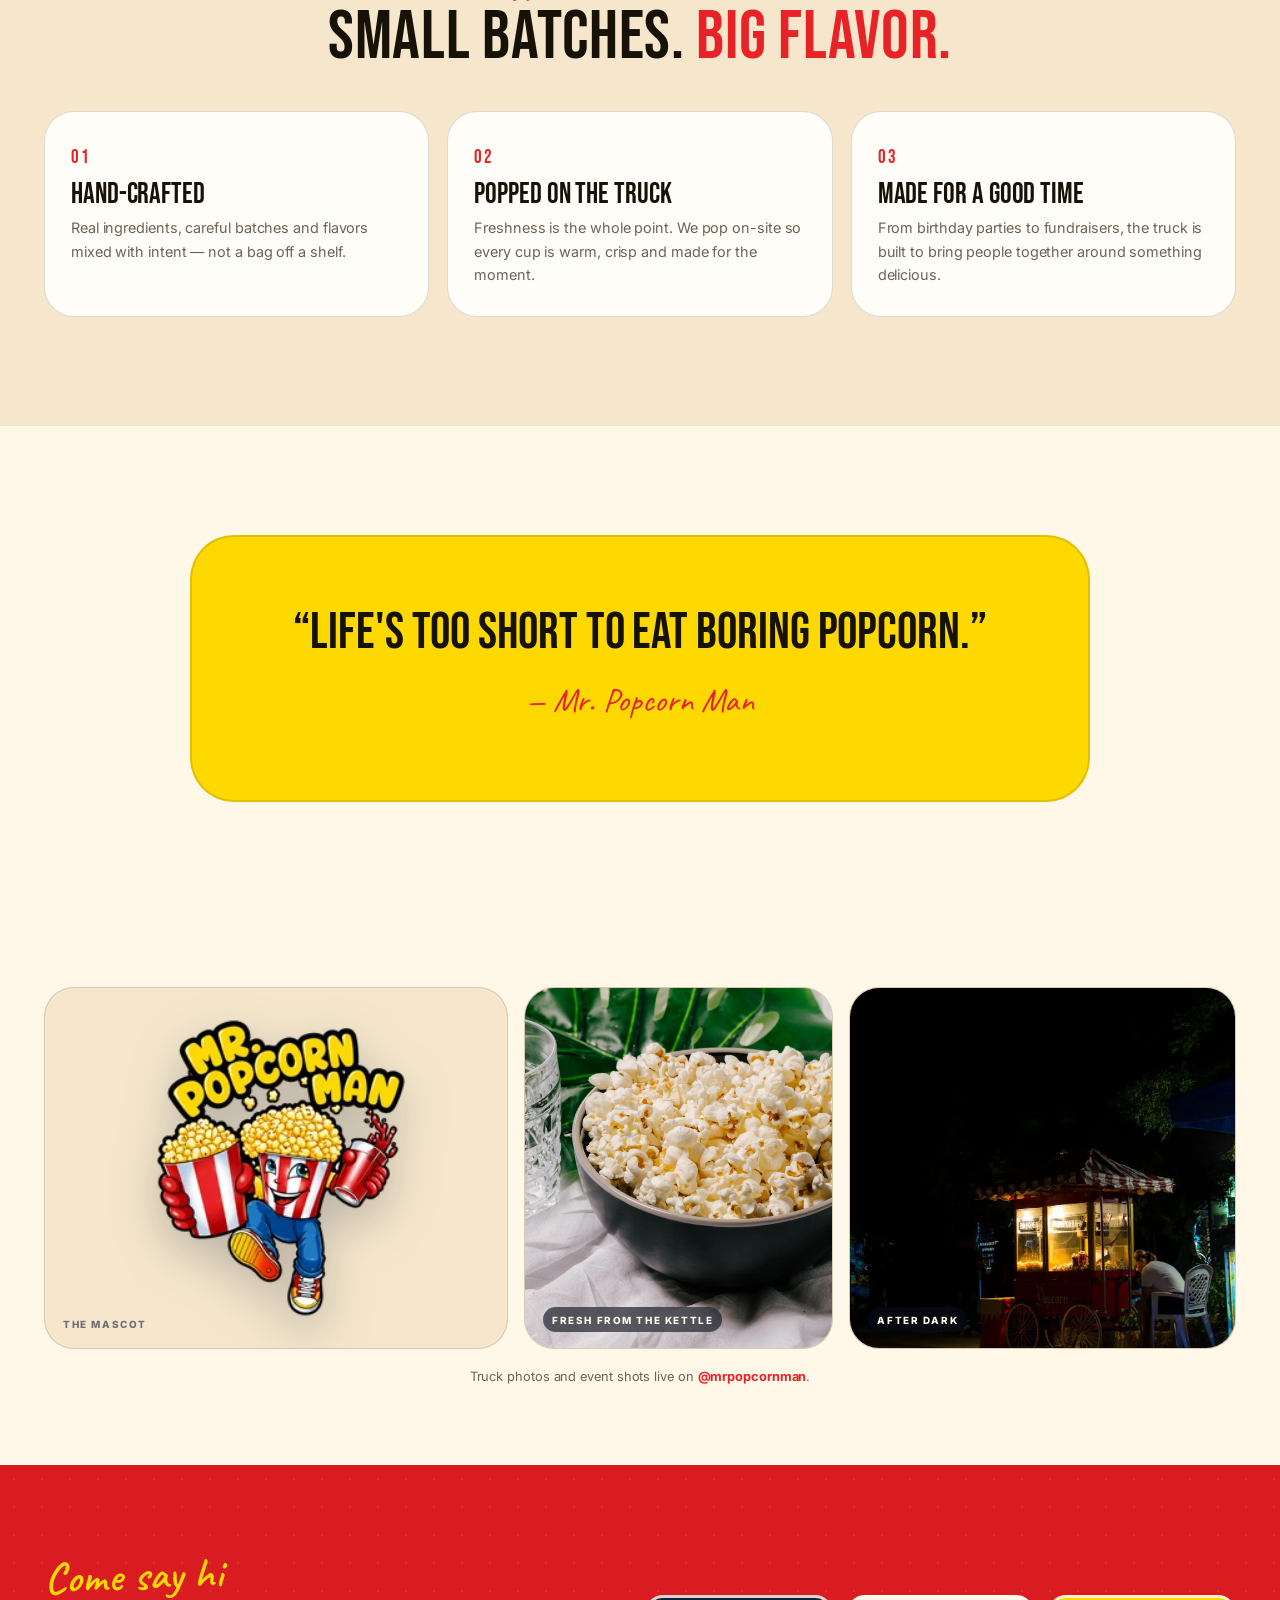
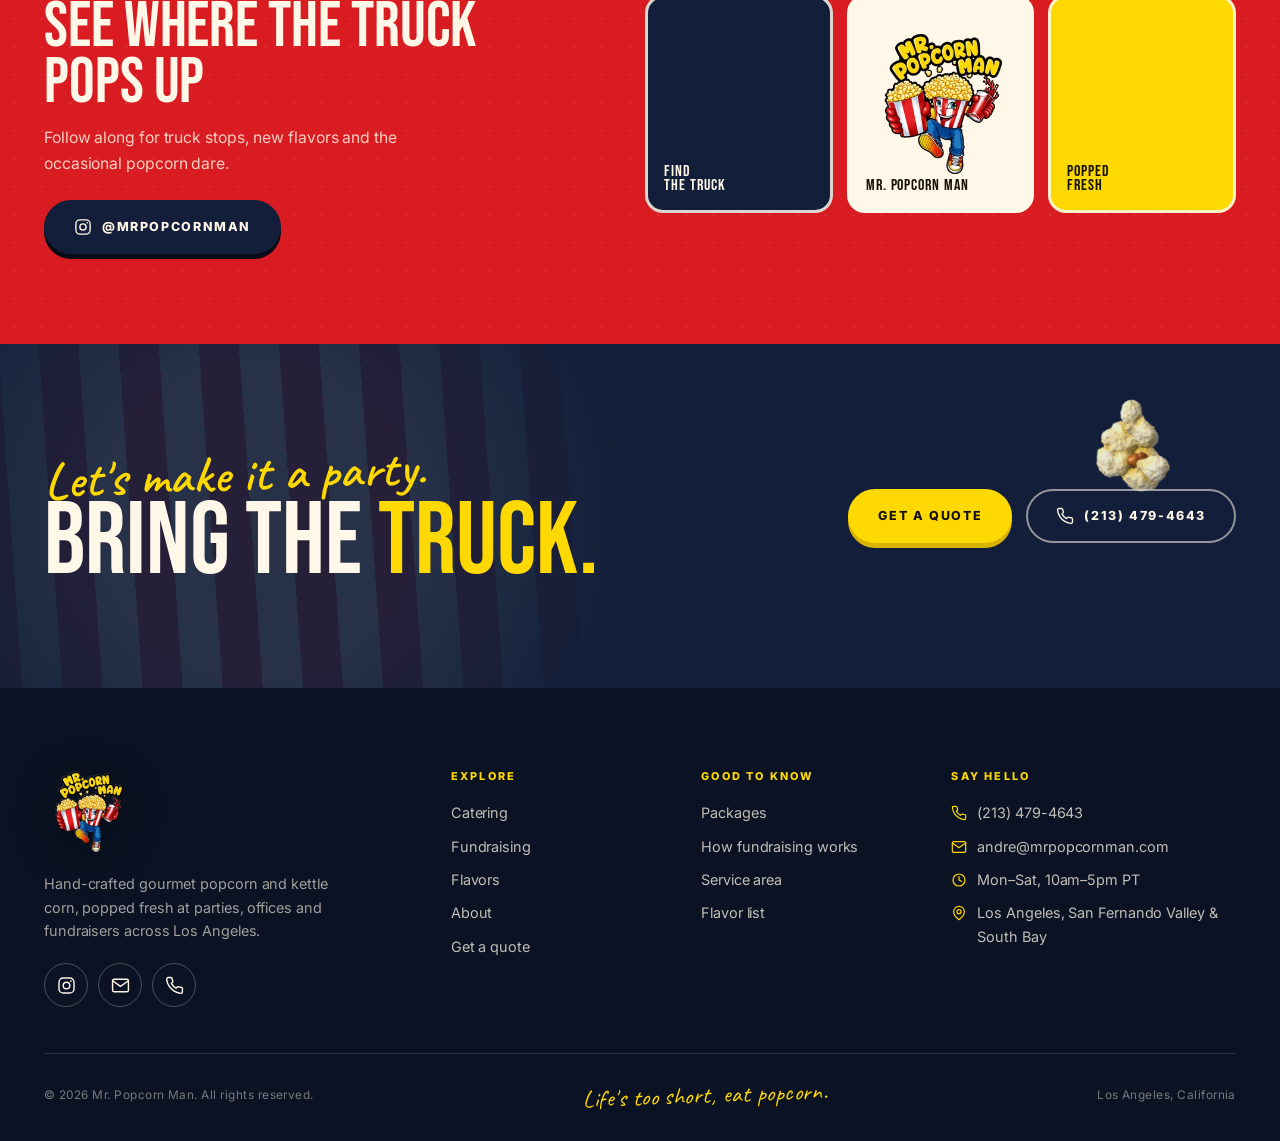
<file: about/index.html>
<!doctype html>
<html lang="en">
<head>
  <meta charset="utf-8">
  <meta name="viewport" content="width=device-width, initial-scale=1">
  <title>About Mr. Popcorn Man | Gourmet Popcorn Los Angeles</title>
  <meta name="description" content="Meet Mr. Popcorn Man. Hand-crafted, small-batch gourmet popcorn and kettle corn, popped fresh on the truck for events across Los Angeles.">
  <link rel="canonical" href="https://mrpopcornman.com/about/">
  <meta name="theme-color" content="#131f3a">
  <link rel="icon" type="image/png" sizes="32x32" href="/assets/favicon-32.png">
  <link rel="apple-touch-icon" href="/assets/apple-touch-icon.png">
  <meta property="og:type" content="website">
  <meta property="og:site_name" content="Mr. Popcorn Man">
  <meta property="og:title" content="About Mr. Popcorn Man | Gourmet Popcorn Los Angeles">
  <meta property="og:description" content="Hand-crafted, small-batch gourmet popcorn and kettle corn, popped fresh on the truck.">
  <meta property="og:url" content="https://mrpopcornman.com/about/">
  <meta property="og:image" content="https://mrpopcornman.com/assets/og.png">
  <link rel="stylesheet" href="/assets/styles.css">
  <link rel="stylesheet" href="/assets/sections.css">
  <link rel="stylesheet" href="/assets/pages.css">
  <script>document.documentElement.classList.add('js');</script>
</head>
<body>
  <a class="skip-link" href="#main">Skip to content</a>

  <header class="site-header site-header--solid">
    <div class="wrap">
      <a class="brand" href="/" aria-label="Mr. Popcorn Man home">
        <img src="/assets/logo-256.webp" alt="Mr. Popcorn Man logo" width="256" height="256">
      </a>
      <nav class="nav" id="site-nav" aria-label="Main">
        <a href="/">Home</a>
        <a href="/catering/">Catering</a>
        <a href="/fundraising/">Fundraising</a>
        <a href="/flavors/">Flavors</a>
        <a href="/about/" aria-current="page">About</a>
        <a href="/contact/">Contact</a>
      </nav>
      <div class="header-actions">
        <a class="header-phone" href="tel:2134794643">
          <svg class="icon" aria-hidden="true"><use href="/assets/sprite.svg#i-phone"></use></svg>
          (213) 479-4643
        </a>
        <a class="btn btn--butter btn--sm" href="/contact/">Get a Quote</a>
      </div>
      <button class="nav-toggle" type="button" aria-expanded="false" aria-controls="site-nav" aria-label="Open menu">
        <svg class="icon icon-menu" aria-hidden="true"><use href="/assets/sprite.svg#i-menu"></use></svg>
        <svg class="icon icon-close" aria-hidden="true"><use href="/assets/sprite.svg#i-close"></use></svg>
      </button>
    </div>
  </header>

  <main id="main">
    <section class="page-hero">
      <span class="puff" style="--x:84%;--y:16%;--size:84px;--rot:16deg;--kernel:#fecd5a" aria-hidden="true">
        <img src="/assets/kernels/kernel-1.webp" alt="" width="400" height="400" decoding="async">
      </span>
      <span class="puff" style="--x:70%;--y:62%;--size:44px;--rot:-22deg;--kernel:#f7b733" aria-hidden="true">
        <img src="/assets/kernels/kernel-caramel.webp" alt="" width="400" height="400" decoding="async">
      </span>
      <div class="wrap">
        <span class="script script--butter">The man behind the pop</span>
        <h1>Meet Mr. <em>Popcorn Man</em></h1>
        <p class="lead lead--cream">Hand-crafted, small-batch gourmet popcorn made in Los Angeles &mdash; and popped fresh on the truck wherever the party is.</p>
        <div class="actions">
          <a class="btn" href="/contact/">Book the Truck</a>
          <a class="btn btn--outline" href="https://www.instagram.com/mrpopcornman/" target="_blank" rel="noopener">
            <svg class="icon" aria-hidden="true"><use href="/assets/sprite.svg#i-instagram"></use></svg>
            Follow on Instagram
          </a>
        </div>
      </div>
      <div class="hero-scallop" aria-hidden="true">
        <svg viewBox="0 0 1200 60" preserveAspectRatio="none"><use href="/assets/sprite.svg#scallop"></use></svg>
      </div>
    </section>

    <section class="section">
      <div class="wrap split split--wide">
        <div class="split-media" data-reveal="scale">
          <img src="/assets/logo-800.webp" alt="The Mr. Popcorn Man mascot, a smiling popcorn bucket holding two buckets of popcorn" width="800" height="800">
          <span class="puff" style="--s:72px;--r:-18deg;top:10%;left:4%;--puff:#fecd5a" aria-hidden="true"><img src="/assets/kernels/kernel-2.webp" alt="" width="400" height="400" decoding="async" loading="lazy"></span>
          <span class="puff" style="--s:48px;--r:20deg;bottom:12%;right:8%;--puff:#f7b733" aria-hidden="true"><img src="/assets/kernels/kernel-caramel.webp" alt="" width="400" height="400" decoding="async" loading="lazy"></span>
        </div>
        <div class="split-copy" data-reveal>
          <span class="script">Hi, I'm Andre</span>
          <h2>Popcorn, the way it <em>should be</em></h2>
          <p>Mr. Popcorn Man is Andre &mdash; a Los Angeles popcorn maker with a truck, a kettle and a simple promise: fresh popcorn, made by hand, served right where the party is.</p>
          <p>Every batch starts with the classics you grew up with, then goes somewhere fun. Kettle corn, cheddar, caramel, strawberry shortcake, ghost pepper white cheddar, blueberry caramel cake &mdash; the menu is built for a crowd with different cravings.</p>
          <p>You'll find the truck at birthdays, school fundraisers, church events, tailgates and office lunches all over Los Angeles. When it's gone, it's gone &mdash; because it's popped fresh, not pulled off a shelf.</p>
          <div class="actions">
            <a class="btn btn--navy" href="/contact/">Get a Quote</a>
            <a class="link-arrow" href="/flavors/" style="align-self:center">See the flavors <svg class="icon" aria-hidden="true"><use href="/assets/sprite.svg#i-arrow"></use></svg></a>
          </div>
        </div>
      </div>
    </section>

    <section class="section section--cream2">
      <div class="wrap">
        <div class="section-head section-head--center" data-reveal>
          <span class="script">What we're about</span>
          <h2>Small batches. <em>Big flavor.</em></h2>
        </div>
        <div class="values" style="margin-top:42px">
          <article class="value" data-reveal>
            <span class="value__num">01</span>
            <h3>Hand-crafted</h3>
            <p>Real ingredients, careful batches and flavors mixed with intent &mdash; not a bag off a shelf.</p>
          </article>
          <article class="value" data-reveal style="--reveal-delay:100ms">
            <span class="value__num">02</span>
            <h3>Popped on the truck</h3>
            <p>Freshness is the whole point. We pop on-site so every cup is warm, crisp and made for the moment.</p>
          </article>
          <article class="value" data-reveal style="--reveal-delay:200ms">
            <span class="value__num">03</span>
            <h3>Made for a good time</h3>
            <p>From birthday parties to fundraisers, the truck is built to bring people together around something delicious.</p>
          </article>
        </div>
      </div>
    </section>

    <section class="section">
      <div class="wrap">
        <div class="about-quote" data-reveal="scale">
          <p>&ldquo;Life's too short to eat boring popcorn.&rdquo;</p>
          <span>&mdash; Mr. Popcorn Man</span>
        </div>
      </div>
    </section>

    <section class="section section--tight">
      <div class="wrap">
        <div class="about-photo-strip">
          <figure class="about-photo" data-reveal>
            <img src="/assets/logo-256.webp" alt="Mr. Popcorn Man illustrated mascot" width="256" height="256" loading="lazy">
            <figcaption>The mascot</figcaption>
          </figure>
          <!-- PLACEHOLDER PHOTOS — stock stand-ins. Swap for Andre's kettle and truck shots. -->
          <figure class="about-photo about-photo--fill" data-reveal style="--reveal-delay:80ms">
            <img src="/assets/photos/popcorn-bowl.webp" alt="A bowl of freshly popped popcorn next to a glass of water" width="1100" height="1375" loading="lazy">
            <figcaption>Fresh from the kettle</figcaption>
          </figure>
          <figure class="about-photo about-photo--fill" data-reveal style="--reveal-delay:160ms">
            <img src="/assets/photos/cart-night.webp" alt="A popcorn cart lit up after dark, serving a customer" width="1100" height="1410" loading="lazy">
            <figcaption>After dark</figcaption>
          </figure>
        </div>
        <p style="text-align:center;margin-top:18px;font-size:.8rem;color:var(--muted)">Truck photos and event shots live on <a href="https://www.instagram.com/mrpopcornman/" target="_blank" rel="noopener" style="color:var(--red);font-weight:700">@mrpopcornman</a>.</p>
      </div>
    </section>

    <section class="insta">
      <div class="wrap insta-inner">
        <div data-reveal>
          <span class="script">Come say hi</span>
          <h2>See where the truck pops up</h2>
          <p>Follow along for truck stops, new flavors and the occasional popcorn dare.</p>
          <a class="btn btn--navy" href="https://www.instagram.com/mrpopcornman/" target="_blank" rel="noopener">
            <svg class="icon" aria-hidden="true"><use href="/assets/sprite.svg#i-instagram"></use></svg>
            @mrpopcornman
          </a>
        </div>
        <div class="insta-tiles" data-reveal="scale" aria-hidden="true">
          <div class="insta-tile insta-tile--navy">
            <span class="puff" style="--puff:#fecd5a"><img src="/assets/kernels/kernel-3.webp" alt="" width="400" height="400" decoding="async" loading="lazy"></span>
            <span>Find<br>the truck</span>
          </div>
          <div class="insta-tile insta-tile--cream">
            <img src="/assets/logo-256.webp" alt="" width="256" height="256">
            <span>Mr. Popcorn Man</span>
          </div>
          <div class="insta-tile insta-tile--butter">
            <span class="puff" style="--puff:#e82327;width:46%;top:6%;left:-8%;right:auto;transform:rotate(-16deg)"><img src="/assets/kernels/kernel-4.webp" alt="" width="400" height="400" decoding="async" loading="lazy"></span>
            <span>Popped<br>fresh</span>
          </div>
        </div>
      </div>
    </section>

    <section class="closing">
      <span class="puff" style="--s:100px;--kernel:#fecd5a;right:8%;top:16%;--rot:-18deg" aria-hidden="true"><img src="/assets/kernels/kernel-1.webp" alt="" width="400" height="400" decoding="async" loading="lazy"></span>
      <div class="wrap closing-inner">
        <div class="closing-copy" data-reveal>
          <span class="script">Let's make it a party.</span>
          <h2>Bring the <em>truck.</em></h2>
        </div>
        <div class="actions" data-reveal>
          <a class="btn btn--butter" href="/contact/">Get a Quote</a>
          <a class="btn btn--outline" href="tel:2134794643">
            <svg class="icon" aria-hidden="true"><use href="/assets/sprite.svg#i-phone"></use></svg>
            (213) 479-4643
          </a>
        </div>
      </div>
    </section>
  </main>

  <footer class="site-footer">
    <div class="wrap">
      <div class="footer-top">
        <div class="footer-brand">
          <img src="/assets/logo-256.webp" alt="Mr. Popcorn Man" width="256" height="256" loading="lazy">
          <p>Hand-crafted gourmet popcorn and kettle corn, popped fresh at parties, offices and fundraisers across Los Angeles.</p>
          <div class="social-row">
            <a class="social-btn" href="https://www.instagram.com/mrpopcornman/" target="_blank" rel="noopener" aria-label="Mr. Popcorn Man on Instagram">
              <svg class="icon" aria-hidden="true"><use href="/assets/sprite.svg#i-instagram"></use></svg>
            </a>
            <a class="social-btn" href="mailto:andre@mrpopcornman.com" aria-label="Email Mr. Popcorn Man">
              <svg class="icon" aria-hidden="true"><use href="/assets/sprite.svg#i-mail"></use></svg>
            </a>
            <a class="social-btn" href="tel:2134794643" aria-label="Call Mr. Popcorn Man">
              <svg class="icon" aria-hidden="true"><use href="/assets/sprite.svg#i-phone"></use></svg>
            </a>
          </div>
        </div>
        <div class="footer-col">
          <h3>Explore</h3>
          <ul>
            <li><a href="/catering/">Catering</a></li>
            <li><a href="/fundraising/">Fundraising</a></li>
            <li><a href="/flavors/">Flavors</a></li>
            <li><a href="/about/">About</a></li>
            <li><a href="/contact/">Get a quote</a></li>
          </ul>
        </div>
        <div class="footer-col">
          <h3>Good to know</h3>
          <ul>
            <li><a href="/catering/#packages">Packages</a></li>
            <li><a href="/fundraising/#how">How fundraising works</a></li>
            <li><a href="/contact/">Service area</a></li>
            <li><a href="/flavors/">Flavor list</a></li>
          </ul>
        </div>
        <div class="footer-col">
          <h3>Say hello</h3>
          <ul class="footer-contact">
            <li><svg class="icon" aria-hidden="true"><use href="/assets/sprite.svg#i-phone"></use></svg><a href="tel:2134794643">(213) 479-4643</a></li>
            <li><svg class="icon" aria-hidden="true"><use href="/assets/sprite.svg#i-mail"></use></svg><a href="mailto:andre@mrpopcornman.com">andre@mrpopcornman.com</a></li>
            <li><svg class="icon" aria-hidden="true"><use href="/assets/sprite.svg#i-clock"></use></svg>Mon&ndash;Sat, 10am&ndash;5pm PT</li>
            <li><svg class="icon" aria-hidden="true"><use href="/assets/sprite.svg#i-pin"></use></svg>Los Angeles, San Fernando Valley &amp; South Bay</li>
          </ul>
        </div>
      </div>
      <div class="footer-bottom">
        <p>&copy; <span data-year>2026</span> Mr. Popcorn Man. All rights reserved.</p>
        <p class="footer-script">Life's too short, eat popcorn.</p>
        <p>Los Angeles, California</p>
      </div>
    </div>
  </footer>

  <div class="mobile-bar" aria-label="Quick contact">
    <a class="btn btn--outline-ink" href="tel:2134794643">
      <svg class="icon" aria-hidden="true"><use href="/assets/sprite.svg#i-phone"></use></svg>
      Call
    </a>
    <a class="btn" href="/contact/">Get a Quote</a>
  </div>

  <script src="/assets/site.js" defer></script>
</body>
</html>
</file>
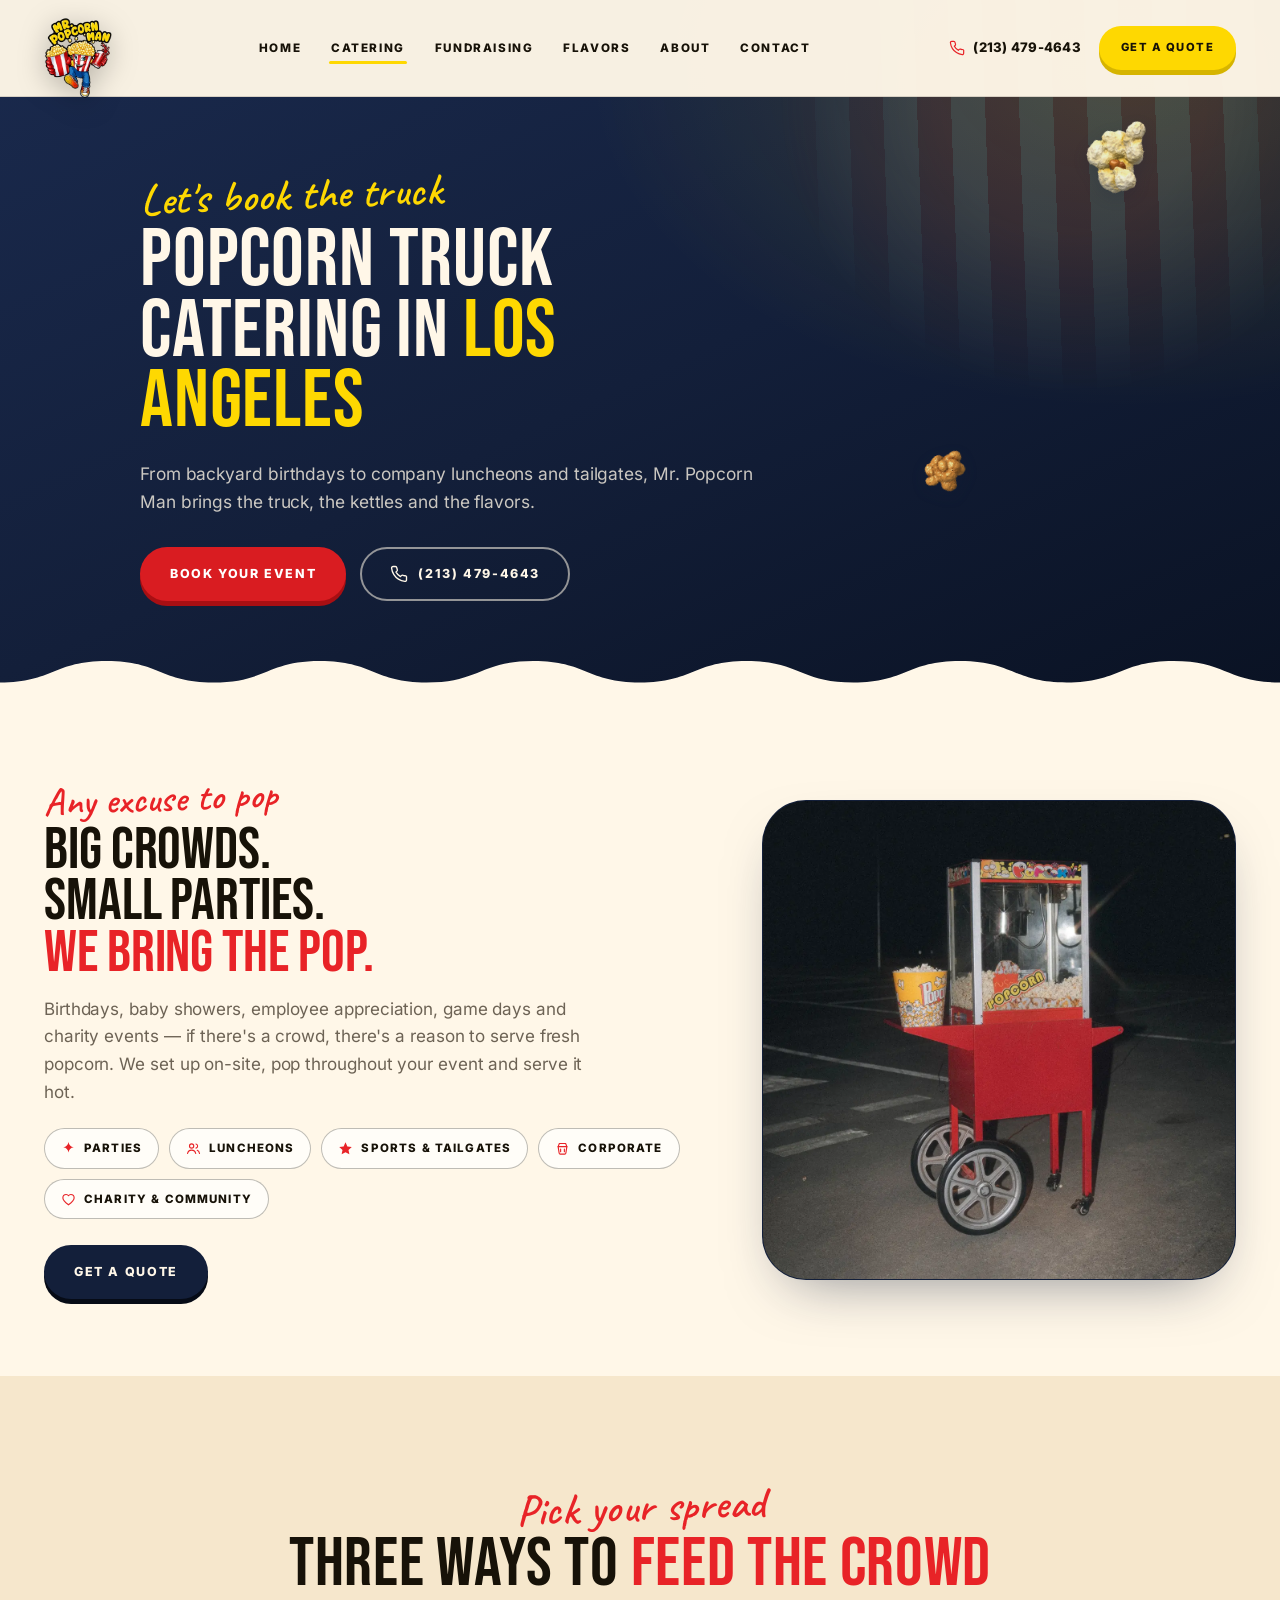
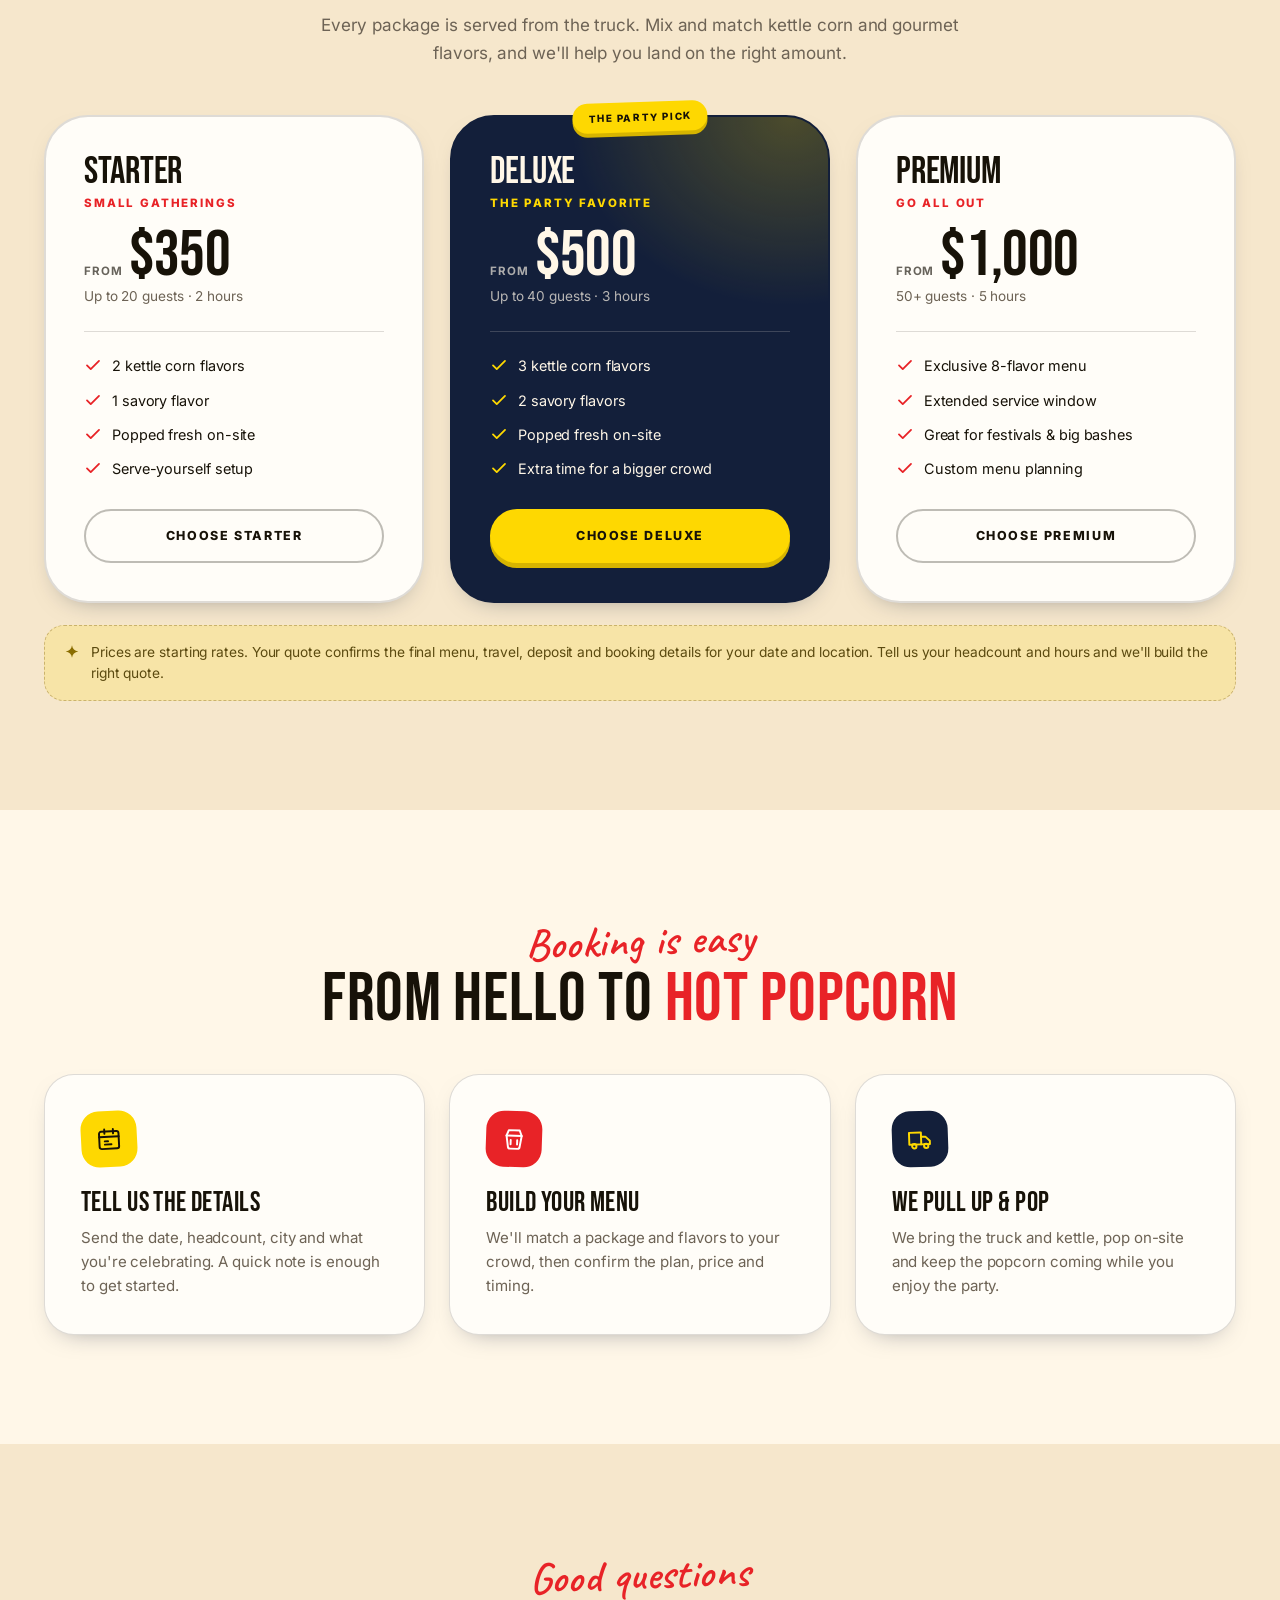
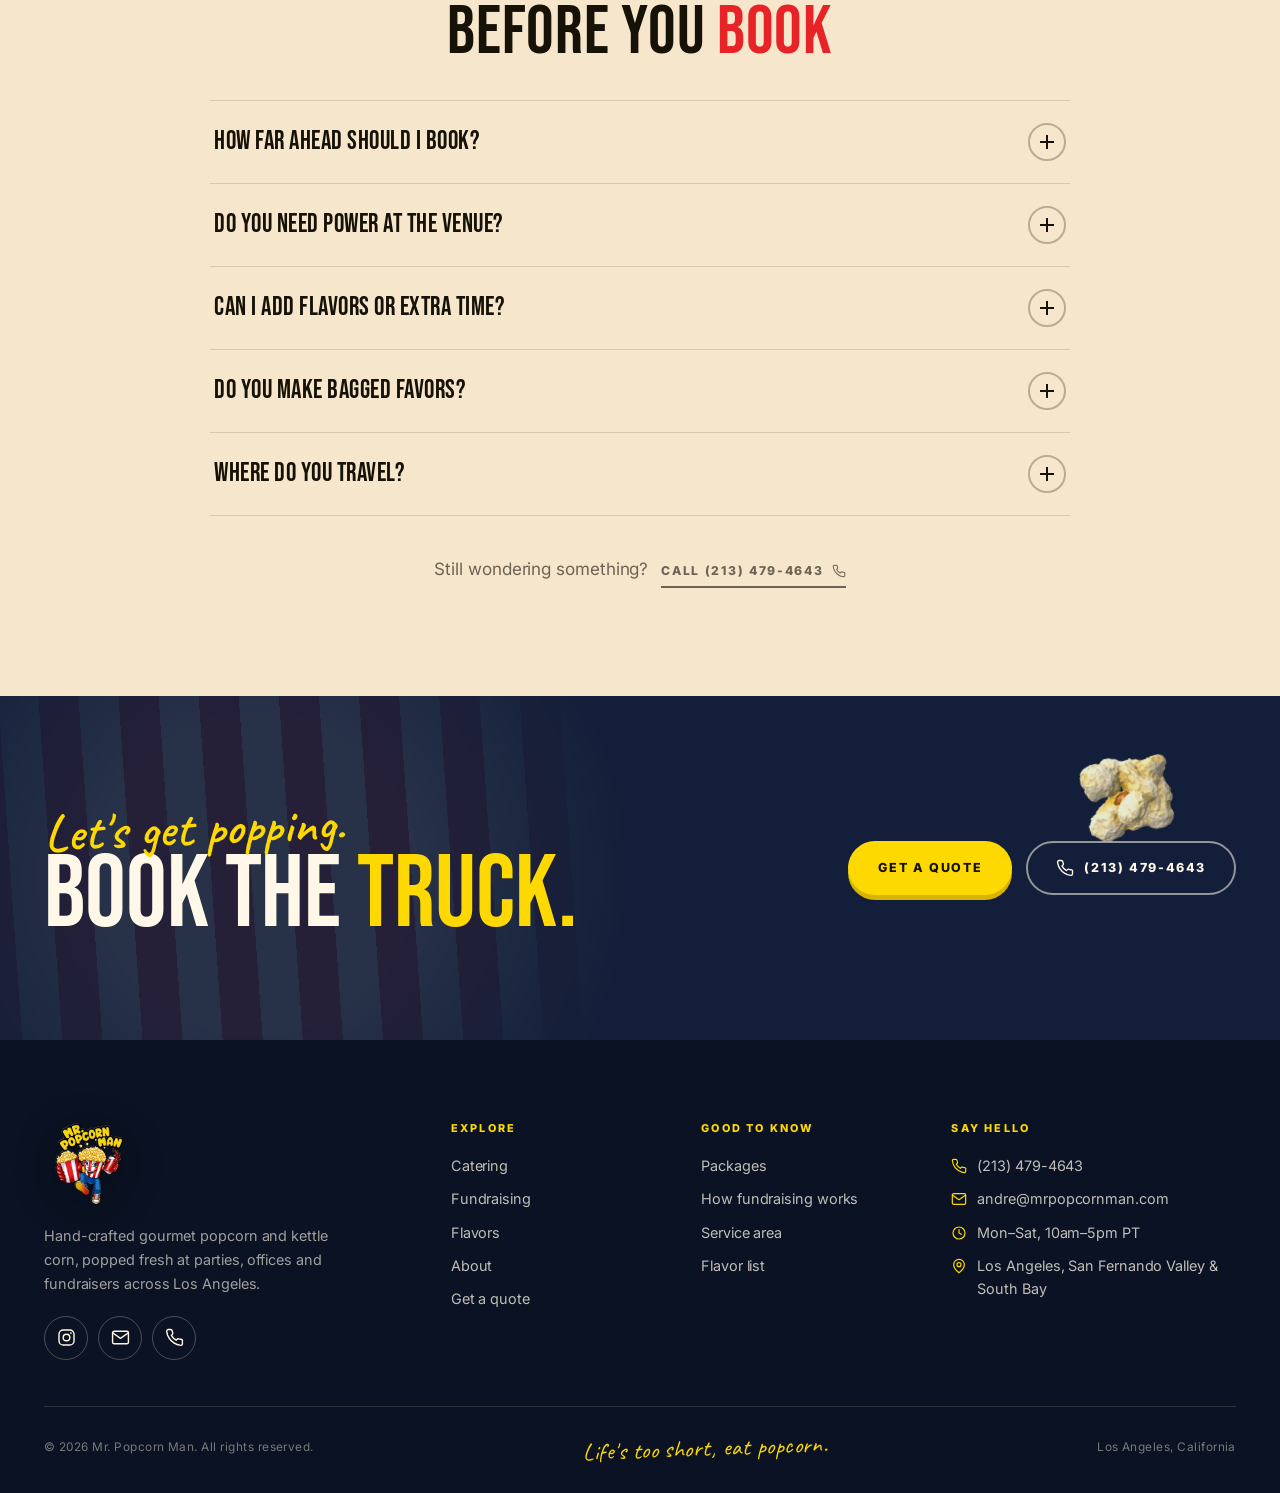
<file: catering/index.html>
<!doctype html>
<html lang="en">
<head>
  <meta charset="utf-8">
  <meta name="viewport" content="width=device-width, initial-scale=1">
  <title>Popcorn Truck Catering Los Angeles | Mr. Popcorn Man</title>
  <meta name="description" content="Popcorn truck catering in Los Angeles for parties, luncheons, tailgates, corporate and charity events. Fresh kettle corn and gourmet popcorn popped on-site.">
  <link rel="canonical" href="https://mrpopcornman.com/catering/">
  <meta name="theme-color" content="#131f3a">
  <link rel="icon" type="image/png" sizes="32x32" href="/assets/favicon-32.png">
  <link rel="apple-touch-icon" href="/assets/apple-touch-icon.png">
  <meta property="og:type" content="website">
  <meta property="og:site_name" content="Mr. Popcorn Man">
  <meta property="og:title" content="Popcorn Truck Catering Los Angeles | Mr. Popcorn Man">
  <meta property="og:description" content="From backyard birthdays to company luncheons and tailgates, Mr. Popcorn Man brings the truck, the kettles and the flavors.">
  <meta property="og:url" content="https://mrpopcornman.com/catering/">
  <meta property="og:image" content="https://mrpopcornman.com/assets/og.png">
  <link rel="stylesheet" href="/assets/styles.css">
  <link rel="stylesheet" href="/assets/sections.css">
  <link rel="stylesheet" href="/assets/pages.css">
  <script>document.documentElement.classList.add('js');</script>
</head>
<body>
  <a class="skip-link" href="#main">Skip to content</a>

  <header class="site-header site-header--solid">
    <div class="wrap">
      <a class="brand" href="/" aria-label="Mr. Popcorn Man home">
        <img src="/assets/logo-256.webp" alt="Mr. Popcorn Man logo" width="256" height="256">
      </a>
      <nav class="nav" id="site-nav" aria-label="Main">
        <a href="/">Home</a>
        <a href="/catering/" aria-current="page">Catering</a>
        <a href="/fundraising/">Fundraising</a>
        <a href="/flavors/">Flavors</a>
        <a href="/about/">About</a>
        <a href="/contact/">Contact</a>
      </nav>
      <div class="header-actions">
        <a class="header-phone" href="tel:2134794643">
          <svg class="icon" aria-hidden="true"><use href="/assets/sprite.svg#i-phone"></use></svg>
          (213) 479-4643
        </a>
        <a class="btn btn--butter btn--sm" href="/contact/">Get a Quote</a>
      </div>
      <button class="nav-toggle" type="button" aria-expanded="false" aria-controls="site-nav" aria-label="Open menu">
        <svg class="icon icon-menu" aria-hidden="true"><use href="/assets/sprite.svg#i-menu"></use></svg>
        <svg class="icon icon-close" aria-hidden="true"><use href="/assets/sprite.svg#i-close"></use></svg>
      </button>
    </div>
  </header>

  <main id="main">
    <section class="page-hero">
      <span class="puff" style="--x:84%;--y:16%;--size:82px;--rot:18deg;--kernel:#fecd5a" aria-hidden="true">
        <img src="/assets/kernels/kernel-1.webp" alt="" width="400" height="400" decoding="async">
      </span>
      <span class="puff" style="--x:72%;--y:64%;--size:46px;--rot:-22deg;--kernel:#f7b733" aria-hidden="true">
        <img src="/assets/kernels/kernel-caramel.webp" alt="" width="400" height="400" decoding="async">
      </span>
      <div class="wrap">
        <span class="script script--butter">Let's book the truck</span>
        <h1>Popcorn truck catering in <em>Los Angeles</em></h1>
        <p class="lead lead--cream">From backyard birthdays to company luncheons and tailgates, Mr. Popcorn Man brings the truck, the kettles and the flavors.</p>
        <div class="actions">
          <a class="btn" href="/contact/">Book Your Event</a>
          <a class="btn btn--outline" href="tel:2134794643">
            <svg class="icon" aria-hidden="true"><use href="/assets/sprite.svg#i-phone"></use></svg>
            (213) 479-4643
          </a>
        </div>
      </div>
      <div class="hero-scallop" aria-hidden="true">
        <svg viewBox="0 0 1200 60" preserveAspectRatio="none"><use href="/assets/sprite.svg#scallop"></use></svg>
      </div>
    </section>

    <section class="section section--tight">
      <div class="wrap split split--wide">
        <div class="split-copy" data-reveal>
          <span class="script">Any excuse to pop</span>
          <h2>Big crowds. Small parties. <em>We bring the pop.</em></h2>
          <p>Birthdays, baby showers, employee appreciation, game days and charity events &mdash; if there's a crowd, there's a reason to serve fresh popcorn. We set up on-site, pop throughout your event and serve it hot.</p>
          <ul class="event-types" style="margin-top:22px">
            <li><svg class="icon" aria-hidden="true"><use href="/assets/sprite.svg#i-spark"></use></svg>Parties</li>
            <li><svg class="icon" aria-hidden="true"><use href="/assets/sprite.svg#i-users"></use></svg>Luncheons</li>
            <li><svg class="icon" aria-hidden="true"><use href="/assets/sprite.svg#i-star"></use></svg>Sports &amp; tailgates</li>
            <li><svg class="icon" aria-hidden="true"><use href="/assets/sprite.svg#i-bucket"></use></svg>Corporate</li>
            <li><svg class="icon" aria-hidden="true"><use href="/assets/sprite.svg#i-heart"></use></svg>Charity &amp; community</li>
          </ul>
          <div class="actions">
            <a class="btn btn--navy" href="/contact/">Get a Quote</a>
          </div>
        </div>
        <!-- PLACEHOLDER PHOTO — stock stand-in. Replace with a shot of Andre's own truck. -->
        <div class="split-media split-media--photo" data-reveal="scale">
          <img src="/assets/photos/cart.webp" alt="A red popcorn cart with a full kettle and a bucket of popcorn ready to serve" width="1200" height="1188" loading="lazy">
          <span class="puff" style="--s:78px;--r:-16deg;top:10%;left:4%;--puff:#fecd5a" aria-hidden="true"><img src="/assets/kernels/kernel-2.webp" alt="" width="400" height="400" decoding="async" loading="lazy"></span>
          <span class="puff" style="--s:52px;--r:20deg;bottom:10%;right:6%;--puff:#f7b733" aria-hidden="true"><img src="/assets/kernels/kernel-caramel.webp" alt="" width="400" height="400" decoding="async" loading="lazy"></span>
        </div>
      </div>
    </section>

    <section class="section section--cream2" id="packages">
      <div class="wrap">
        <div class="section-head section-head--center" data-reveal>
          <span class="script">Pick your spread</span>
          <h2>Three ways to <em>feed the crowd</em></h2>
          <p>Every package is served from the truck. Mix and match kettle corn and gourmet flavors, and we'll help you land on the right amount.</p>
        </div>

        <div class="packages" style="margin-top:48px">
          <article class="package" data-reveal>
            <h3 class="package__name">Starter</h3>
            <p class="package__kicker">Small gatherings</p>
            <div class="package__price"><span class="from">From</span><strong>$350</strong></div>
            <p class="package__for">Up to 20 guests &middot; 2 hours</p>
            <ul>
              <li><svg class="icon" aria-hidden="true"><use href="/assets/sprite.svg#i-check"></use></svg>2 kettle corn flavors</li>
              <li><svg class="icon" aria-hidden="true"><use href="/assets/sprite.svg#i-check"></use></svg>1 savory flavor</li>
              <li><svg class="icon" aria-hidden="true"><use href="/assets/sprite.svg#i-check"></use></svg>Popped fresh on-site</li>
              <li><svg class="icon" aria-hidden="true"><use href="/assets/sprite.svg#i-check"></use></svg>Serve-yourself setup</li>
            </ul>
            <a class="btn btn--outline-ink" href="/contact/?package=starter">Choose Starter</a>
          </article>

          <article class="package package--featured" data-reveal style="--reveal-delay:100ms">
            <span class="package__flag">The party pick</span>
            <h3 class="package__name">Deluxe</h3>
            <p class="package__kicker">The party favorite</p>
            <div class="package__price"><span class="from">From</span><strong>$500</strong></div>
            <p class="package__for">Up to 40 guests &middot; 3 hours</p>
            <ul>
              <li><svg class="icon" aria-hidden="true"><use href="/assets/sprite.svg#i-check"></use></svg>3 kettle corn flavors</li>
              <li><svg class="icon" aria-hidden="true"><use href="/assets/sprite.svg#i-check"></use></svg>2 savory flavors</li>
              <li><svg class="icon" aria-hidden="true"><use href="/assets/sprite.svg#i-check"></use></svg>Popped fresh on-site</li>
              <li><svg class="icon" aria-hidden="true"><use href="/assets/sprite.svg#i-check"></use></svg>Extra time for a bigger crowd</li>
            </ul>
            <a class="btn btn--butter" href="/contact/?package=deluxe">Choose Deluxe</a>
          </article>

          <article class="package" data-reveal style="--reveal-delay:200ms">
            <h3 class="package__name">Premium</h3>
            <p class="package__kicker">Go all out</p>
            <div class="package__price"><span class="from">From</span><strong>$1,000</strong></div>
            <p class="package__for">50+ guests &middot; 5 hours</p>
            <ul>
              <li><svg class="icon" aria-hidden="true"><use href="/assets/sprite.svg#i-check"></use></svg>Exclusive 8-flavor menu</li>
              <li><svg class="icon" aria-hidden="true"><use href="/assets/sprite.svg#i-check"></use></svg>Extended service window</li>
              <li><svg class="icon" aria-hidden="true"><use href="/assets/sprite.svg#i-check"></use></svg>Great for festivals &amp; big bashes</li>
              <li><svg class="icon" aria-hidden="true"><use href="/assets/sprite.svg#i-check"></use></svg>Custom menu planning</li>
            </ul>
            <a class="btn btn--outline-ink" href="/contact/?package=premium">Choose Premium</a>
          </article>
        </div>

        <div class="note" data-reveal>
          <svg class="icon" aria-hidden="true"><use href="/assets/sprite.svg#i-spark"></use></svg>
          <p>Prices are starting rates. Your quote confirms the final menu, travel, deposit and booking details for your date and location. Tell us your headcount and hours and we'll build the right quote.</p>
        </div>
      </div>
    </section>

    <section class="section">
      <div class="wrap">
        <div class="section-head section-head--center" data-reveal>
          <span class="script">Booking is easy</span>
          <h2>From hello to <em>hot popcorn</em></h2>
        </div>
        <div class="cards" style="margin-top:44px">
          <article class="info-card" data-reveal>
            <span class="info-card__icon"><svg class="icon" aria-hidden="true"><use href="/assets/sprite.svg#i-calendar"></use></svg></span>
            <h3>Tell us the details</h3>
            <p>Send the date, headcount, city and what you're celebrating. A quick note is enough to get started.</p>
          </article>
          <article class="info-card" data-reveal style="--reveal-delay:100ms">
            <span class="info-card__icon"><svg class="icon" aria-hidden="true"><use href="/assets/sprite.svg#i-bucket"></use></svg></span>
            <h3>Build your menu</h3>
            <p>We'll match a package and flavors to your crowd, then confirm the plan, price and timing.</p>
          </article>
          <article class="info-card" data-reveal style="--reveal-delay:200ms">
            <span class="info-card__icon"><svg class="icon" aria-hidden="true"><use href="/assets/sprite.svg#i-truck"></use></svg></span>
            <h3>We pull up &amp; pop</h3>
            <p>We bring the truck and kettle, pop on-site and keep the popcorn coming while you enjoy the party.</p>
          </article>
        </div>
      </div>
    </section>

    <section class="section section--cream2">
      <div class="wrap">
        <div class="section-head section-head--center" data-reveal>
          <span class="script">Good questions</span>
          <h2>Before you <em>book</em></h2>
        </div>
        <div class="faq">
          <details class="faq-item" data-reveal>
            <summary>How far ahead should I book? <span class="faq-plus" aria-hidden="true"></span></summary>
            <div class="faq-body">Send us your date as soon as you have it and we'll check availability. If your event is coming up soon, call and we'll see what we can do.</div>
          </details>
          <details class="faq-item" data-reveal>
            <summary>Do you need power at the venue? <span class="faq-plus" aria-hidden="true"></span></summary>
            <div class="faq-body">We pop on-site and will confirm the setup details for your venue when we quote. Tell us where you're hosting and whether there's power and vehicle access, and we'll take it from there.</div>
          </details>
          <details class="faq-item" data-reveal>
            <summary>Can I add flavors or extra time? <span class="faq-plus" aria-hidden="true"></span></summary>
            <div class="faq-body">Yes. Any package can be built out with more flavors, extra service time or a bigger guest count. We'll price it clearly before you commit.</div>
          </details>
          <details class="faq-item" data-reveal>
            <summary>Do you make bagged favors? <span class="faq-plus" aria-hidden="true"></span></summary>
            <div class="faq-body">Ask about bagged popcorn favors for your event &mdash; they're a popular add-on for showers, weddings and corporate gifts. We'll confirm quantities and flavors in your quote.</div>
          </details>
          <details class="faq-item" data-reveal>
            <summary>Where do you travel? <span class="faq-plus" aria-hidden="true"></span></summary>
            <div class="faq-body">We're based in Los Angeles and regularly serve the San Fernando Valley, South Bay and nearby communities. Send your city or zip and we'll confirm travel for your event.</div>
          </details>
        </div>
        <div class="section-head section-head--center" style="margin-top:40px" data-reveal>
          <p>Still wondering something? <a class="link-arrow" href="tel:2134794643" style="margin-left:8px">Call (213) 479-4643 <svg class="icon" aria-hidden="true"><use href="/assets/sprite.svg#i-phone"></use></svg></a></p>
        </div>
      </div>
    </section>

    <section class="closing">
      <span class="puff" style="--s:100px;--kernel:#fecd5a;right:8%;top:14%;--rot:-16deg" aria-hidden="true"><img src="/assets/kernels/kernel-3.webp" alt="" width="400" height="400" decoding="async" loading="lazy"></span>
      <div class="wrap closing-inner">
        <div class="closing-copy" data-reveal>
          <span class="script">Let's get popping.</span>
          <h2>Book the <em>truck.</em></h2>
        </div>
        <div class="actions" data-reveal>
          <a class="btn btn--butter" href="/contact/">Get a Quote</a>
          <a class="btn btn--outline" href="tel:2134794643">
            <svg class="icon" aria-hidden="true"><use href="/assets/sprite.svg#i-phone"></use></svg>
            (213) 479-4643
          </a>
        </div>
      </div>
    </section>
  </main>

  <footer class="site-footer">
    <div class="wrap">
      <div class="footer-top">
        <div class="footer-brand">
          <img src="/assets/logo-256.webp" alt="Mr. Popcorn Man" width="256" height="256">
          <p>Hand-crafted gourmet popcorn and kettle corn, popped fresh at parties, offices and fundraisers across Los Angeles.</p>
          <div class="social-row">
            <a class="social-btn" href="https://www.instagram.com/mrpopcornman/" target="_blank" rel="noopener" aria-label="Mr. Popcorn Man on Instagram">
              <svg class="icon" aria-hidden="true"><use href="/assets/sprite.svg#i-instagram"></use></svg>
            </a>
            <a class="social-btn" href="mailto:andre@mrpopcornman.com" aria-label="Email Mr. Popcorn Man">
              <svg class="icon" aria-hidden="true"><use href="/assets/sprite.svg#i-mail"></use></svg>
            </a>
            <a class="social-btn" href="tel:2134794643" aria-label="Call Mr. Popcorn Man">
              <svg class="icon" aria-hidden="true"><use href="/assets/sprite.svg#i-phone"></use></svg>
            </a>
          </div>
        </div>
        <div class="footer-col">
          <h3>Explore</h3>
          <ul>
            <li><a href="/catering/">Catering</a></li>
            <li><a href="/fundraising/">Fundraising</a></li>
            <li><a href="/flavors/">Flavors</a></li>
            <li><a href="/about/">About</a></li>
            <li><a href="/contact/">Get a quote</a></li>
          </ul>
        </div>
        <div class="footer-col">
          <h3>Good to know</h3>
          <ul>
            <li><a href="/catering/#packages">Packages</a></li>
            <li><a href="/fundraising/#how">How fundraising works</a></li>
            <li><a href="/contact/">Service area</a></li>
            <li><a href="/flavors/">Flavor list</a></li>
          </ul>
        </div>
        <div class="footer-col">
          <h3>Say hello</h3>
          <ul class="footer-contact">
            <li><svg class="icon" aria-hidden="true"><use href="/assets/sprite.svg#i-phone"></use></svg><a href="tel:2134794643">(213) 479-4643</a></li>
            <li><svg class="icon" aria-hidden="true"><use href="/assets/sprite.svg#i-mail"></use></svg><a href="mailto:andre@mrpopcornman.com">andre@mrpopcornman.com</a></li>
            <li><svg class="icon" aria-hidden="true"><use href="/assets/sprite.svg#i-clock"></use></svg>Mon&ndash;Sat, 10am&ndash;5pm PT</li>
            <li><svg class="icon" aria-hidden="true"><use href="/assets/sprite.svg#i-pin"></use></svg>Los Angeles, San Fernando Valley &amp; South Bay</li>
          </ul>
        </div>
      </div>
      <div class="footer-bottom">
        <p>&copy; <span data-year>2026</span> Mr. Popcorn Man. All rights reserved.</p>
        <p class="footer-script">Life's too short, eat popcorn.</p>
        <p>Los Angeles, California</p>
      </div>
    </div>
  </footer>

  <div class="mobile-bar" aria-label="Quick contact">
    <a class="btn btn--outline-ink" href="tel:2134794643">
      <svg class="icon" aria-hidden="true"><use href="/assets/sprite.svg#i-phone"></use></svg>
      Call
    </a>
    <a class="btn" href="/contact/">Get a Quote</a>
  </div>

  <script src="/assets/site.js" defer></script>
</body>
</html>
</file>
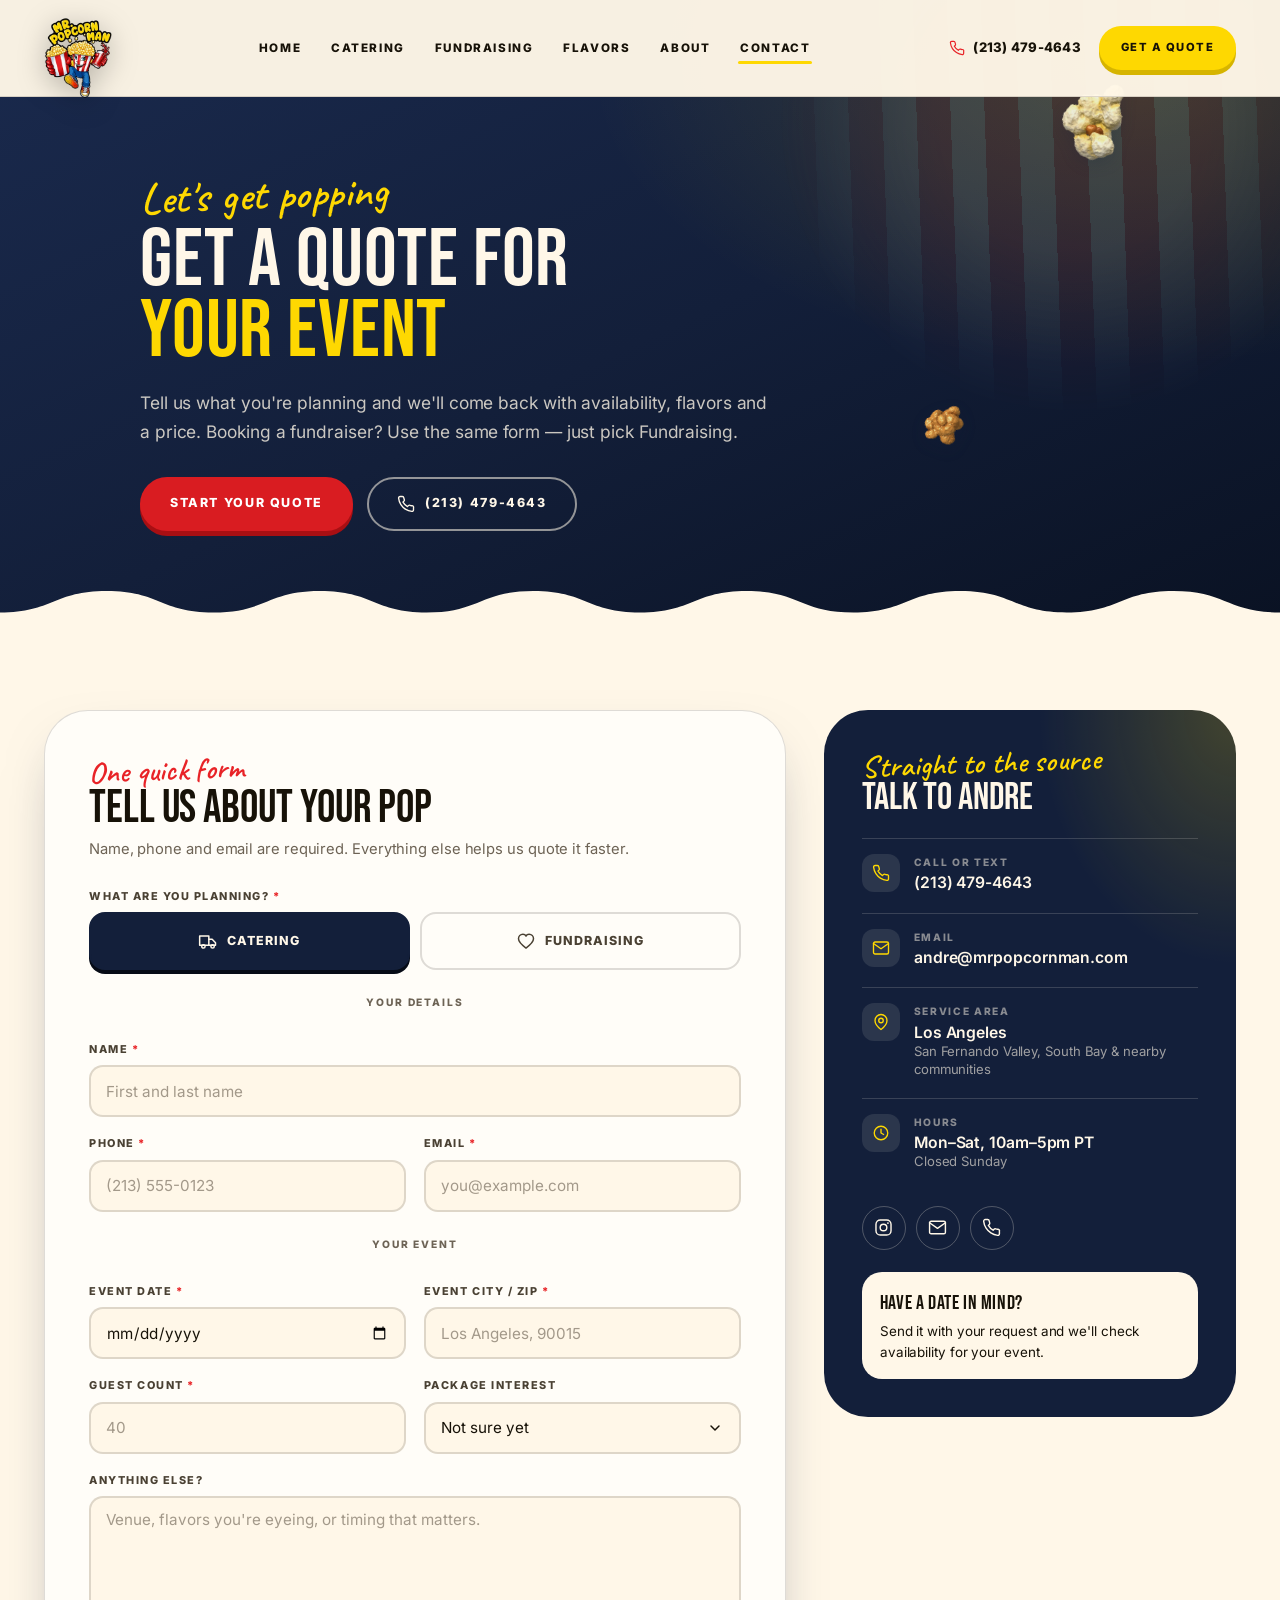
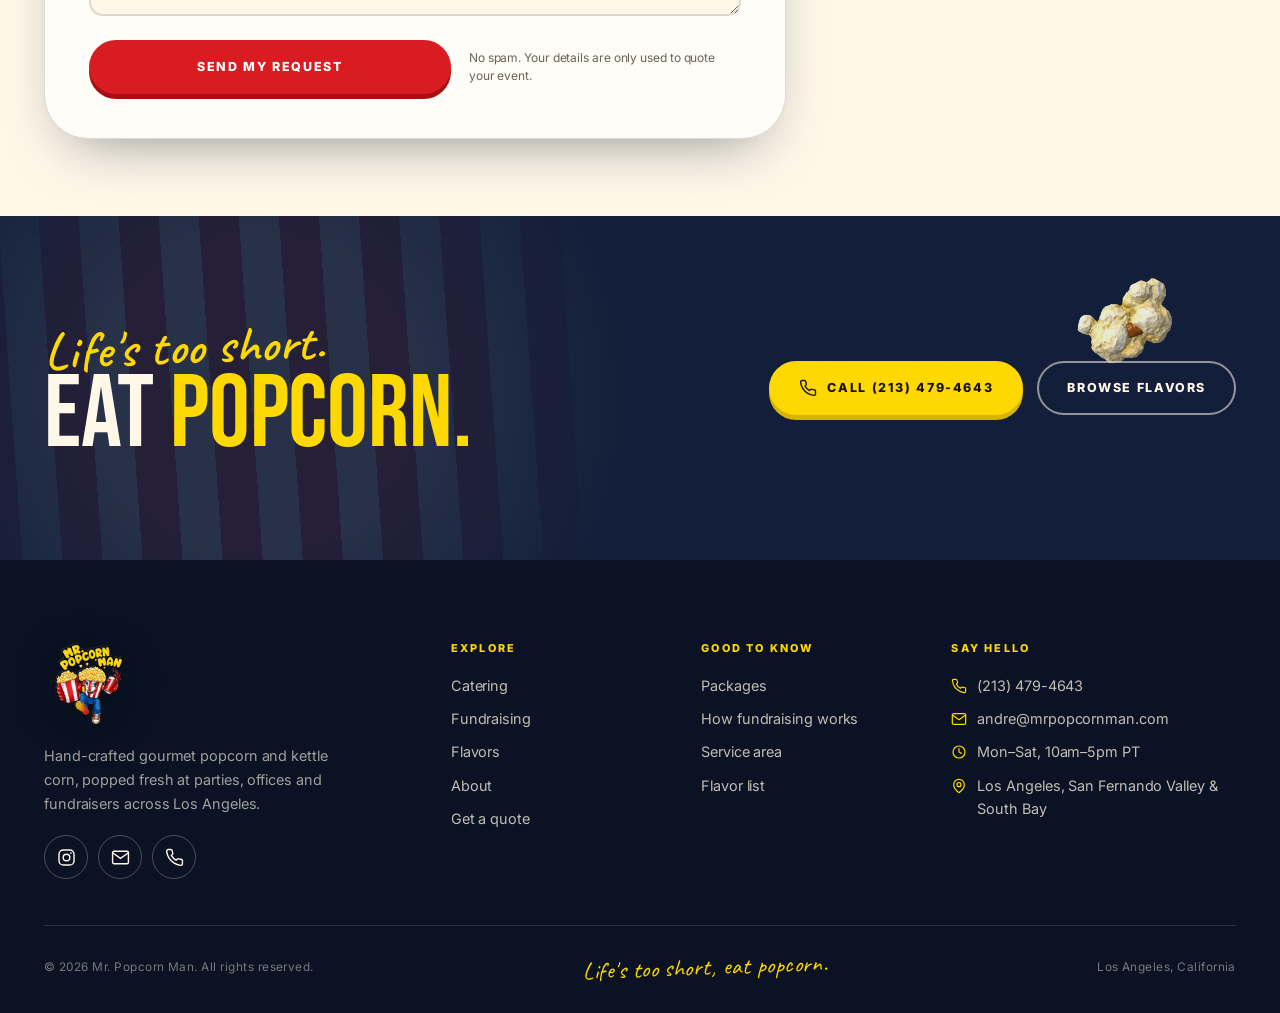
<file: contact/index.html>
<!doctype html>
<html lang="en">
<head>
  <meta charset="utf-8">
  <meta name="viewport" content="width=device-width, initial-scale=1">
  <title>Get a Quote | Mr. Popcorn Man Los Angeles</title>
  <meta name="description" content="Request a quote for popcorn truck catering or a school, team or church fundraiser in Los Angeles. Call (213) 479-4643 or send the form.">
  <link rel="canonical" href="https://mrpopcornman.com/contact/">
  <meta name="theme-color" content="#131f3a">
  <link rel="icon" type="image/png" sizes="32x32" href="/assets/favicon-32.png">
  <link rel="apple-touch-icon" href="/assets/apple-touch-icon.png">
  <meta property="og:type" content="website">
  <meta property="og:site_name" content="Mr. Popcorn Man">
  <meta property="og:title" content="Get a Quote | Mr. Popcorn Man">
  <meta property="og:description" content="Tell us about your event and we'll come back with availability, flavors and a quote.">
  <meta property="og:url" content="https://mrpopcornman.com/contact/">
  <meta property="og:image" content="https://mrpopcornman.com/assets/og.png">
  <link rel="stylesheet" href="/assets/styles.css">
  <link rel="stylesheet" href="/assets/sections.css">
  <link rel="stylesheet" href="/assets/pages.css">
  <script>document.documentElement.classList.add('js');</script>
</head>
<body>
  <a class="skip-link" href="#main">Skip to content</a>

  <header class="site-header site-header--solid">
    <div class="wrap">
      <a class="brand" href="/" aria-label="Mr. Popcorn Man home">
        <img src="/assets/logo-256.webp" alt="Mr. Popcorn Man logo" width="256" height="256">
      </a>
      <nav class="nav" id="site-nav" aria-label="Main">
        <a href="/">Home</a>
        <a href="/catering/">Catering</a>
        <a href="/fundraising/">Fundraising</a>
        <a href="/flavors/">Flavors</a>
        <a href="/about/">About</a>
        <a href="/contact/" aria-current="page">Contact</a>
      </nav>
      <div class="header-actions">
        <a class="header-phone" href="tel:2134794643">
          <svg class="icon" aria-hidden="true"><use href="/assets/sprite.svg#i-phone"></use></svg>
          (213) 479-4643
        </a>
        <a class="btn btn--butter btn--sm" href="#quote">Get a Quote</a>
      </div>
      <button class="nav-toggle" type="button" aria-expanded="false" aria-controls="site-nav" aria-label="Open menu">
        <svg class="icon icon-menu" aria-hidden="true"><use href="/assets/sprite.svg#i-menu"></use></svg>
        <svg class="icon icon-close" aria-hidden="true"><use href="/assets/sprite.svg#i-close"></use></svg>
      </button>
    </div>
  </header>

  <main id="main">
    <section class="page-hero">
      <span class="puff" style="--x:82%;--y:12%;--size:86px;--rot:18deg;--kernel:#fecd5a" aria-hidden="true">
        <img src="/assets/kernels/kernel-1.webp" alt="" width="400" height="400" decoding="async">
      </span>
      <span class="puff" style="--x:72%;--y:64%;--size:44px;--rot:-20deg;--kernel:#f7b733" aria-hidden="true">
        <img src="/assets/kernels/kernel-caramel.webp" alt="" width="400" height="400" decoding="async">
      </span>
      <div class="wrap">
        <span class="script script--butter">Let's get popping</span>
        <h1>Get a quote for <em>your event</em></h1>
        <p class="lead lead--cream">Tell us what you're planning and we'll come back with availability, flavors and a price. Booking a fundraiser? Use the same form &mdash; just pick Fundraising.</p>
        <div class="actions">
          <a class="btn" href="#quote">Start Your Quote</a>
          <a class="btn btn--outline" href="tel:2134794643">
            <svg class="icon" aria-hidden="true"><use href="/assets/sprite.svg#i-phone"></use></svg>
            (213) 479-4643
          </a>
        </div>
      </div>
      <div class="hero-scallop" aria-hidden="true">
        <svg viewBox="0 0 1200 60" preserveAspectRatio="none"><use href="/assets/sprite.svg#scallop"></use></svg>
      </div>
    </section>

    <section class="section section--tight" id="quote">
      <div class="wrap contact-grid">
        <div class="quote-card" data-reveal>
          <div data-form-panel>
            <div class="quote-card__head">
              <span class="script">One quick form</span>
              <h2>Tell us about your pop</h2>
              <p>Name, phone and email are required. Everything else helps us quote it faster.</p>
            </div>

            <form class="form-grid" data-quote-form method="post" action="mailto:andre@mrpopcornman.com" enctype="text/plain">
              <div class="field field--full">
                <label id="requestTypeLabel">What are you planning? <span class="req">*</span></label>
                <div class="type-toggle" role="radiogroup" aria-labelledby="requestTypeLabel">
                  <label class="type-option">
                    <input type="radio" name="requestType" value="catering" checked required>
                    <span><svg class="icon" aria-hidden="true"><use href="/assets/sprite.svg#i-truck"></use></svg>Catering</span>
                  </label>
                  <label class="type-option">
                    <input type="radio" name="requestType" value="fundraising">
                    <span><svg class="icon" aria-hidden="true"><use href="/assets/sprite.svg#i-heart"></use></svg>Fundraising</span>
                  </label>
                </div>
              </div>

              <div class="field field--full form-divider">Your details</div>

              <div class="field field--full">
                <label for="name">Name <span class="req">*</span></label>
                <input id="name" name="name" type="text" autocomplete="name" placeholder="First and last name" required>
              </div>
              <div class="field">
                <label for="phone">Phone <span class="req">*</span></label>
                <input id="phone" name="phone" type="tel" autocomplete="tel" placeholder="(213) 555-0123" required>
              </div>
              <div class="field">
                <label for="email">Email <span class="req">*</span></label>
                <input id="email" name="email" type="email" autocomplete="email" placeholder="you@example.com" required>
              </div>

              <div class="field-group" data-group="catering">
                <div class="field field--full form-divider">Your event</div>
                <div class="field">
                  <label for="eventDate">Event date <span class="req">*</span></label>
                  <input id="eventDate" name="eventDate" type="date" required>
                </div>
                <div class="field">
                  <label for="eventCity">Event city / zip <span class="req">*</span></label>
                  <input id="eventCity" name="eventCity" type="text" autocomplete="address-level2" placeholder="Los Angeles, 90015" required>
                </div>
                <div class="field">
                  <label for="guestCount">Guest count <span class="req">*</span></label>
                  <input id="guestCount" name="guestCount" type="number" min="1" step="1" inputmode="numeric" placeholder="40" required>
                </div>
                <div class="field">
                  <label for="packageInterest">Package interest</label>
                  <select id="packageInterest" name="packageInterest">
                    <option value="not-sure">Not sure yet</option>
                    <option value="starter">Starter &mdash; from $350</option>
                    <option value="deluxe">Deluxe &mdash; from $500</option>
                    <option value="premium">Premium &mdash; from $1,000</option>
                  </select>
                </div>
              </div>

              <div class="field-group" data-group="fundraising" hidden>
                <div class="field field--full form-divider">Your group</div>
                <div class="field field--full">
                  <label for="organization">Organization name</label>
                  <input id="organization" name="organization" type="text" autocomplete="organization" placeholder="School, team, church or group">
                </div>
                <div class="field">
                  <label for="groupSize">Group size (sellers)</label>
                  <input id="groupSize" name="groupSize" type="number" min="1" step="1" inputmode="numeric" placeholder="25">
                </div>
                <div class="field">
                  <label for="fundGoal">Fundraising goal</label>
                  <input id="fundGoal" name="fundGoal" type="text" placeholder="Optional">
                </div>
              </div>

              <div class="field field--full">
                <label for="notes">Anything else?</label>
                <textarea id="notes" name="notes" placeholder="Venue, flavors you're eyeing, or timing that matters."></textarea>
              </div>

              <div class="hp" aria-hidden="true">
                <label for="website">Website</label>
                <input id="website" name="website" type="text" tabindex="-1" autocomplete="off">
              </div>

              <p class="form-error" data-form-error role="alert"></p>

              <div class="form-actions">
                <button class="btn" type="submit">Send My Request</button>
                <p class="form-privacy">No spam. Your details are only used to quote your event.</p>
              </div>
            </form>
          </div>

          <div class="form-success" data-form-success role="status" aria-live="polite">
            <div class="form-success__icon">
              <svg class="icon" aria-hidden="true"><use href="/assets/sprite.svg#i-check"></use></svg>
            </div>
            <h3>Thanks<span data-success-name></span>! You're on the list.</h3>
            <p data-success-message>Your request is ready to send. If your email app just opened, hit send and it's on its way to Andre &mdash; otherwise call <a href="tel:2134794643" style="color:var(--red);font-weight:700">(213) 479-4643</a> and we'll take it from there.</p>
            <div class="actions">
              <a class="btn btn--navy" href="tel:2134794643">
                <svg class="icon" aria-hidden="true"><use href="/assets/sprite.svg#i-phone"></use></svg>
                Call Now
              </a>
              <a class="btn btn--outline-ink" href="/">Back Home</a>
            </div>
            <p style="margin-top:22px"><a class="link-arrow" href="#" data-form-reset>Send another request</a></p>
          </div>
        </div>

        <aside class="contact-card" data-reveal="left">
          <span class="script">Straight to the source</span>
          <h2>Talk to Andre</h2>
          <dl class="contact-rows">
            <div class="contact-row">
              <span class="contact-row__icon"><svg class="icon" aria-hidden="true"><use href="/assets/sprite.svg#i-phone"></use></svg></span>
              <div>
                <dt>Call or text</dt>
                <dd><a href="tel:2134794643">(213) 479-4643</a></dd>
              </div>
            </div>
            <div class="contact-row">
              <span class="contact-row__icon"><svg class="icon" aria-hidden="true"><use href="/assets/sprite.svg#i-mail"></use></svg></span>
              <div>
                <dt>Email</dt>
                <dd><a href="mailto:andre@mrpopcornman.com">andre@mrpopcornman.com</a></dd>
              </div>
            </div>
            <div class="contact-row">
              <span class="contact-row__icon"><svg class="icon" aria-hidden="true"><use href="/assets/sprite.svg#i-pin"></use></svg></span>
              <div>
                <dt>Service area</dt>
                <dd>Los Angeles<span>San Fernando Valley, South Bay &amp; nearby communities</span></dd>
              </div>
            </div>
            <div class="contact-row">
              <span class="contact-row__icon"><svg class="icon" aria-hidden="true"><use href="/assets/sprite.svg#i-clock"></use></svg></span>
              <div>
                <dt>Hours</dt>
                <dd>Mon&ndash;Sat, 10am&ndash;5pm PT<span>Closed Sunday</span></dd>
              </div>
            </div>
          </dl>
          <div class="social-row">
            <a class="social-btn" href="https://www.instagram.com/mrpopcornman/" target="_blank" rel="noopener" aria-label="Mr. Popcorn Man on Instagram">
              <svg class="icon" aria-hidden="true"><use href="/assets/sprite.svg#i-instagram"></use></svg>
            </a>
            <a class="social-btn" href="mailto:andre@mrpopcornman.com" aria-label="Email Mr. Popcorn Man">
              <svg class="icon" aria-hidden="true"><use href="/assets/sprite.svg#i-mail"></use></svg>
            </a>
            <a class="social-btn" href="tel:2134794643" aria-label="Call Mr. Popcorn Man">
              <svg class="icon" aria-hidden="true"><use href="/assets/sprite.svg#i-phone"></use></svg>
            </a>
          </div>
          <div class="contact-side-note">
            <strong>Have a date in mind?</strong>
            Send it with your request and we'll check availability for your event.
          </div>
        </aside>
      </div>
    </section>

    <section class="closing">
      <span class="puff" style="--s:104px;--kernel:#fecd5a;right:8%;top:16%;--rot:-18deg" aria-hidden="true"><img src="/assets/kernels/kernel-2.webp" alt="" width="400" height="400" decoding="async" loading="lazy"></span>
      <div class="wrap closing-inner">
        <div class="closing-copy" data-reveal>
          <span class="script">Life's too short.</span>
          <h2>Eat <em>Popcorn.</em></h2>
        </div>
        <div class="actions" data-reveal>
          <a class="btn btn--butter" href="tel:2134794643">
            <svg class="icon" aria-hidden="true"><use href="/assets/sprite.svg#i-phone"></use></svg>
            Call (213) 479-4643
          </a>
          <a class="btn btn--outline" href="/flavors/">Browse Flavors</a>
        </div>
      </div>
    </section>
  </main>

  <footer class="site-footer">
    <div class="wrap">
      <div class="footer-top">
        <div class="footer-brand">
          <img src="/assets/logo-256.webp" alt="Mr. Popcorn Man" width="256" height="256" loading="lazy">
          <p>Hand-crafted gourmet popcorn and kettle corn, popped fresh at parties, offices and fundraisers across Los Angeles.</p>
          <div class="social-row">
            <a class="social-btn" href="https://www.instagram.com/mrpopcornman/" target="_blank" rel="noopener" aria-label="Mr. Popcorn Man on Instagram">
              <svg class="icon" aria-hidden="true"><use href="/assets/sprite.svg#i-instagram"></use></svg>
            </a>
            <a class="social-btn" href="mailto:andre@mrpopcornman.com" aria-label="Email Mr. Popcorn Man">
              <svg class="icon" aria-hidden="true"><use href="/assets/sprite.svg#i-mail"></use></svg>
            </a>
            <a class="social-btn" href="tel:2134794643" aria-label="Call Mr. Popcorn Man">
              <svg class="icon" aria-hidden="true"><use href="/assets/sprite.svg#i-phone"></use></svg>
            </a>
          </div>
        </div>
        <div class="footer-col">
          <h3>Explore</h3>
          <ul>
            <li><a href="/catering/">Catering</a></li>
            <li><a href="/fundraising/">Fundraising</a></li>
            <li><a href="/flavors/">Flavors</a></li>
            <li><a href="/about/">About</a></li>
            <li><a href="/contact/">Get a quote</a></li>
          </ul>
        </div>
        <div class="footer-col">
          <h3>Good to know</h3>
          <ul>
            <li><a href="/catering/#packages">Packages</a></li>
            <li><a href="/fundraising/#how">How fundraising works</a></li>
            <li><a href="/contact/">Service area</a></li>
            <li><a href="/flavors/">Flavor list</a></li>
          </ul>
        </div>
        <div class="footer-col">
          <h3>Say hello</h3>
          <ul class="footer-contact">
            <li><svg class="icon" aria-hidden="true"><use href="/assets/sprite.svg#i-phone"></use></svg><a href="tel:2134794643">(213) 479-4643</a></li>
            <li><svg class="icon" aria-hidden="true"><use href="/assets/sprite.svg#i-mail"></use></svg><a href="mailto:andre@mrpopcornman.com">andre@mrpopcornman.com</a></li>
            <li><svg class="icon" aria-hidden="true"><use href="/assets/sprite.svg#i-clock"></use></svg>Mon&ndash;Sat, 10am&ndash;5pm PT</li>
            <li><svg class="icon" aria-hidden="true"><use href="/assets/sprite.svg#i-pin"></use></svg>Los Angeles, San Fernando Valley &amp; South Bay</li>
          </ul>
        </div>
      </div>
      <div class="footer-bottom">
        <p>&copy; <span data-year>2026</span> Mr. Popcorn Man. All rights reserved.</p>
        <p class="footer-script">Life's too short, eat popcorn.</p>
        <p>Los Angeles, California</p>
      </div>
    </div>
  </footer>

  <div class="mobile-bar" aria-label="Quick contact">
    <a class="btn btn--outline-ink" href="tel:2134794643">
      <svg class="icon" aria-hidden="true"><use href="/assets/sprite.svg#i-phone"></use></svg>
      Call
    </a>
    <a class="btn" href="#quote">Get a Quote</a>
  </div>

  <script src="/assets/site.js" defer></script>
</body>
</html>
</file>
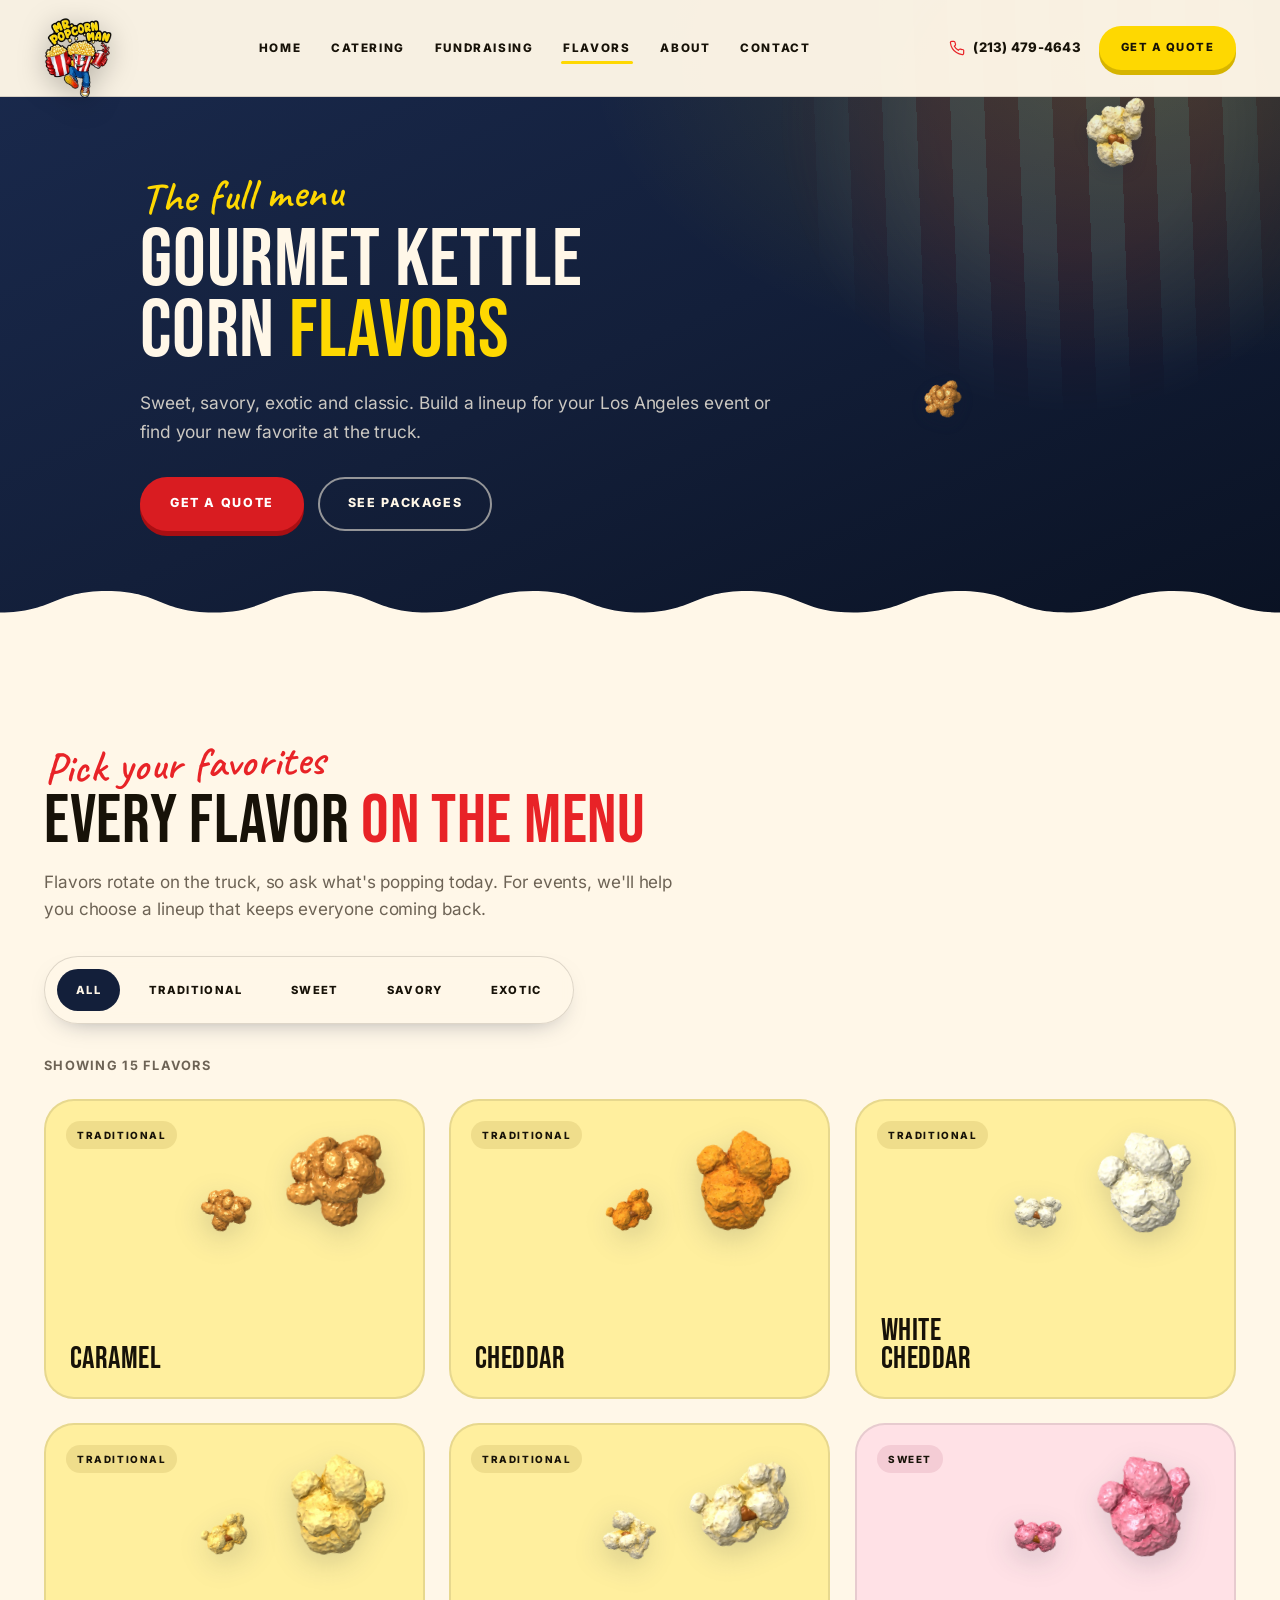
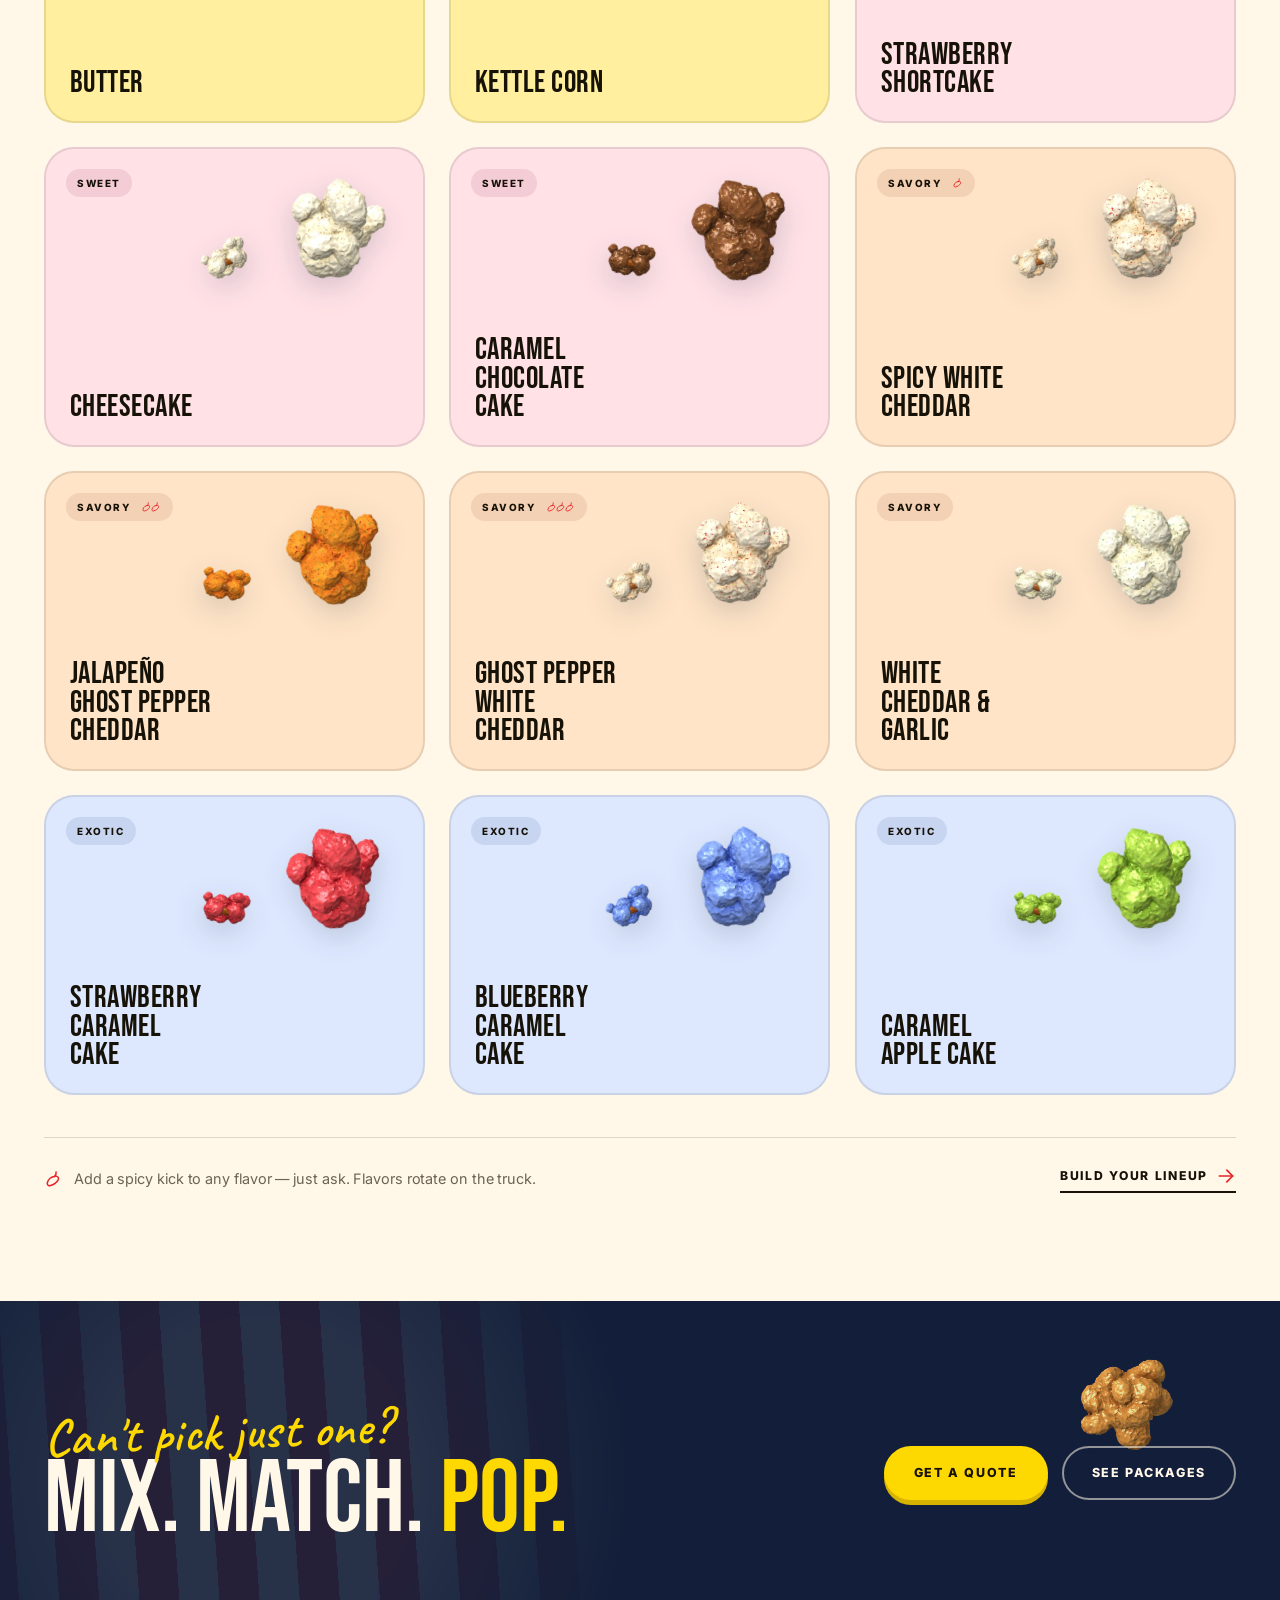
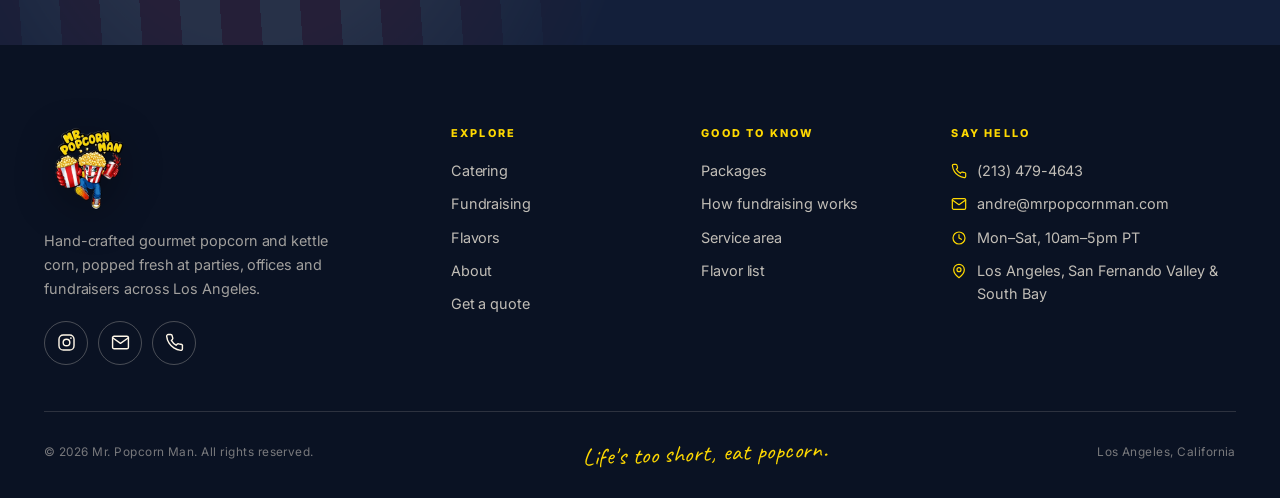
<file: flavors/index.html>
<!doctype html>
<html lang="en">
<head>
  <meta charset="utf-8">
  <meta name="viewport" content="width=device-width, initial-scale=1">
  <title>Gourmet Kettle Corn Flavors | Mr. Popcorn Man Los Angeles</title>
  <meta name="description" content="See every Mr. Popcorn Man flavor: caramel, cheddar, kettle corn, strawberry shortcake, ghost pepper white cheddar and more. Popped fresh in Los Angeles.">
  <link rel="canonical" href="https://mrpopcornman.com/flavors/">
  <meta name="theme-color" content="#131f3a">
  <link rel="icon" type="image/png" sizes="32x32" href="/assets/favicon-32.png">
  <link rel="apple-touch-icon" href="/assets/apple-touch-icon.png">
  <meta property="og:type" content="website">
  <meta property="og:site_name" content="Mr. Popcorn Man">
  <meta property="og:title" content="Gourmet Kettle Corn Flavors | Mr. Popcorn Man">
  <meta property="og:description" content="Sweet, savory, exotic and traditional popcorn flavors, popped fresh for events and fundraisers across Los Angeles.">
  <meta property="og:url" content="https://mrpopcornman.com/flavors/">
  <meta property="og:image" content="https://mrpopcornman.com/assets/og.png">
  <link rel="stylesheet" href="/assets/styles.css">
  <link rel="stylesheet" href="/assets/sections.css">
  <link rel="stylesheet" href="/assets/pages.css">
  <script>document.documentElement.classList.add('js');</script>
</head>
<body>
  <a class="skip-link" href="#main">Skip to content</a>

  <header class="site-header site-header--solid">
    <div class="wrap">
      <a class="brand" href="/" aria-label="Mr. Popcorn Man home">
        <img src="/assets/logo-256.webp" alt="Mr. Popcorn Man logo" width="256" height="256">
      </a>
      <nav class="nav" id="site-nav" aria-label="Main">
        <a href="/">Home</a>
        <a href="/catering/">Catering</a>
        <a href="/fundraising/">Fundraising</a>
        <a href="/flavors/" aria-current="page">Flavors</a>
        <a href="/about/">About</a>
        <a href="/contact/">Contact</a>
      </nav>
      <div class="header-actions">
        <a class="header-phone" href="tel:2134794643">
          <svg class="icon" aria-hidden="true"><use href="/assets/sprite.svg#i-phone"></use></svg>
          (213) 479-4643
        </a>
        <a class="btn btn--butter btn--sm" href="/contact/">Get a Quote</a>
      </div>
      <button class="nav-toggle" type="button" aria-expanded="false" aria-controls="site-nav" aria-label="Open menu">
        <svg class="icon icon-menu" aria-hidden="true"><use href="/assets/sprite.svg#i-menu"></use></svg>
        <svg class="icon icon-close" aria-hidden="true"><use href="/assets/sprite.svg#i-close"></use></svg>
      </button>
    </div>
  </header>

  <main id="main">
    <section class="page-hero">
      <span class="puff" style="--x:84%;--y:14%;--size:80px;--rot:20deg;--kernel:#fecd5a" aria-hidden="true">
        <img src="/assets/kernels/kernel-1.webp" alt="" width="400" height="400" decoding="async">
      </span>
      <span class="puff" style="--x:72%;--y:60%;--size:42px;--rot:-24deg;--kernel:#f7b733" aria-hidden="true">
        <img src="/assets/kernels/kernel-caramel.webp" alt="" width="400" height="400" decoding="async">
      </span>
      <div class="wrap">
        <span class="script script--butter">The full menu</span>
        <h1>Gourmet Kettle Corn <em>Flavors</em></h1>
        <p class="lead lead--cream">Sweet, savory, exotic and classic. Build a lineup for your Los Angeles event or find your new favorite at the truck.</p>
        <div class="actions">
          <a class="btn" href="/contact/">Get a Quote</a>
          <a class="btn btn--outline" href="/catering/#packages">See Packages</a>
        </div>
      </div>
      <div class="hero-scallop" aria-hidden="true">
        <svg viewBox="0 0 1200 60" preserveAspectRatio="none"><use href="/assets/sprite.svg#scallop"></use></svg>
      </div>
    </section>

    <section class="section">
      <div class="wrap">
        <div class="section-head" data-reveal>
          <span class="script">Pick your favorites</span>
          <h2>Every flavor <em>on the menu</em></h2>
          <p>Flavors rotate on the truck, so ask what's popping today. For events, we'll help you choose a lineup that keeps everyone coming back.</p>
        </div>

        <div class="filter-bar" data-flavor-filters role="group" aria-label="Filter flavors by category" style="margin-top:32px">
          <button class="filter-btn" type="button" data-filter="all" aria-pressed="true">All</button>
          <button class="filter-btn" type="button" data-filter="traditional" id="traditional" aria-pressed="false">Traditional</button>
          <button class="filter-btn" type="button" data-filter="sweet" id="sweet" aria-pressed="false">Sweet</button>
          <button class="filter-btn" type="button" data-filter="savory" id="savory" aria-pressed="false">Savory</button>
          <button class="filter-btn" type="button" data-filter="exotic" id="exotic" aria-pressed="false">Exotic</button>
        </div>

        <p style="margin-bottom:22px;font-size:.8rem;font-weight:700;letter-spacing:.1em;text-transform:uppercase;color:var(--muted)">
          Showing <span data-flavor-count>15</span> flavors
        </p>

        <div class="flavor-page-grid">
          <!-- Traditional -->
          <article class="flavor-card tint-traditional" data-cat="traditional" data-reveal>
            <span class="flavor-card__art" aria-hidden="true">
              <span class="puff" style="--s:150px;--r:-10deg;left:-8%;top:0"><img src="/assets/kernels/kernel-caramel.webp" alt="" width="400" height="400" decoding="async" loading="lazy"></span>
              <span class="puff" style="--s:74px;--r:18deg;right:0;top:30%"><img src="/assets/kernels/kernel-caramel.webp" alt="" width="400" height="400" decoding="async" loading="lazy"></span>
            </span>
            <span class="flavor-card__tag">Traditional</span>
            <h3>Caramel</h3>
          </article>

          <article class="flavor-card tint-traditional" data-cat="traditional" data-reveal style="--reveal-delay:60ms;--puff:#f2a93b">
            <span class="flavor-card__art" aria-hidden="true">
              <span class="puff" style="--s:146px;--r:12deg;left:-6%;top:2%"><img src="/assets/kernels/kernel-cheddar-a.webp" alt="" width="400" height="400" decoding="async" loading="lazy"></span>
              <span class="puff" style="--s:68px;--r:-20deg;right:-2%;top:36%"><img src="/assets/kernels/kernel-cheddar-b.webp" alt="" width="400" height="400" decoding="async" loading="lazy"></span>
            </span>
            <span class="flavor-card__tag">Traditional</span>
            <h3>Cheddar</h3>
          </article>

          <article class="flavor-card tint-traditional" data-cat="traditional" data-reveal style="--reveal-delay:120ms;--puff:#f6c86a">
            <span class="flavor-card__art" aria-hidden="true">
              <span class="puff" style="--s:154px;--r:-8deg;left:-8%;top:0"><img src="/assets/kernels/kernel-whitecheddar-a.webp" alt="" width="400" height="400" decoding="async" loading="lazy"></span>
              <span class="puff" style="--s:76px;--r:16deg;right:0;top:32%"><img src="/assets/kernels/kernel-whitecheddar-b.webp" alt="" width="400" height="400" decoding="async" loading="lazy"></span>
            </span>
            <span class="flavor-card__tag">Traditional</span>
            <h3>White Cheddar</h3>
          </article>

          <article class="flavor-card tint-traditional" data-cat="traditional" data-reveal style="--reveal-delay:180ms;--puff:#ffe38a">
            <span class="flavor-card__art" aria-hidden="true">
              <span class="puff" style="--s:144px;--r:10deg;left:-4%;top:4%"><img src="/assets/kernels/kernel-butteryellow-a.webp" alt="" width="400" height="400" decoding="async" loading="lazy"></span>
              <span class="puff" style="--s:70px;--r:-18deg;right:2%;top:34%"><img src="/assets/kernels/kernel-butteryellow-b.webp" alt="" width="400" height="400" decoding="async" loading="lazy"></span>
            </span>
            <span class="flavor-card__tag">Traditional</span>
            <h3>Butter</h3>
          </article>

          <article class="flavor-card tint-traditional" data-cat="traditional" data-reveal style="--reveal-delay:240ms">
            <span class="flavor-card__art" aria-hidden="true">
              <span class="puff" style="--s:152px;--r:-12deg;left:-6%;top:0"><img src="/assets/kernels/kernel-2.webp" alt="" width="400" height="400" decoding="async" loading="lazy"></span>
              <span class="puff" style="--s:72px;--r:20deg;right:0;top:38%"><img src="/assets/kernels/kernel-3.webp" alt="" width="400" height="400" decoding="async" loading="lazy"></span>
            </span>
            <span class="flavor-card__tag">Traditional</span>
            <h3>Kettle Corn</h3>
          </article>

          <!-- Sweet -->
          <article class="flavor-card tint-sweet" data-cat="sweet" data-reveal>
            <span class="flavor-card__art" aria-hidden="true">
              <span class="puff" style="--s:150px;--r:-10deg;left:-8%;top:0"><img src="/assets/kernels/kernel-strawberry-a.webp" alt="" width="400" height="400" decoding="async" loading="lazy"></span>
              <span class="puff" style="--s:72px;--r:18deg;right:0;top:32%"><img src="/assets/kernels/kernel-strawberry-b.webp" alt="" width="400" height="400" decoding="async" loading="lazy"></span>
            </span>
            <span class="flavor-card__tag">Sweet</span>
            <h3>Strawberry Shortcake</h3>
          </article>

          <article class="flavor-card tint-sweet" data-cat="sweet" data-reveal style="--reveal-delay:60ms;--puff:#f8c9a8">
            <span class="flavor-card__art" aria-hidden="true">
              <span class="puff" style="--s:146px;--r:12deg;left:-6%;top:2%"><img src="/assets/kernels/kernel-cheesecake-a.webp" alt="" width="400" height="400" decoding="async" loading="lazy"></span>
              <span class="puff" style="--s:66px;--r:-20deg;right:-2%;top:36%"><img src="/assets/kernels/kernel-cheesecake-b.webp" alt="" width="400" height="400" decoding="async" loading="lazy"></span>
            </span>
            <span class="flavor-card__tag">Sweet</span>
            <h3>Cheesecake</h3>
          </article>

          <article class="flavor-card tint-sweet" data-cat="sweet" data-reveal style="--reveal-delay:120ms;--puff:#c98a5e">
            <span class="flavor-card__art" aria-hidden="true">
              <span class="puff" style="--s:152px;--r:-8deg;left:-8%;top:0"><img src="/assets/kernels/kernel-chocolate-a.webp" alt="" width="400" height="400" decoding="async" loading="lazy"></span>
              <span class="puff" style="--s:74px;--r:16deg;right:0;top:32%"><img src="/assets/kernels/kernel-chocolate-b.webp" alt="" width="400" height="400" decoding="async" loading="lazy"></span>
            </span>
            <span class="flavor-card__tag">Sweet</span>
            <h3>Caramel Chocolate Cake</h3>
          </article>

          <!-- Savory -->
          <article class="flavor-card tint-savory" data-cat="savory" data-reveal>
            <span class="flavor-card__art" aria-hidden="true">
              <span class="puff" style="--s:148px;--r:10deg;left:-6%;top:0"><img src="/assets/kernels/kernel-spicywhite-a.webp" alt="" width="400" height="400" decoding="async" loading="lazy"></span>
              <span class="puff" style="--s:70px;--r:-18deg;right:0;top:34%"><img src="/assets/kernels/kernel-spicywhite-b.webp" alt="" width="400" height="400" decoding="async" loading="lazy"></span>
            </span>
            <span class="flavor-card__tag">Savory<span class="heat-badge" title="Heat level 1" aria-label="Mild heat"><svg class="icon" aria-hidden="true"><use href="/assets/sprite.svg#i-chili"></use></svg></span></span>
            <h3>Spicy White Cheddar</h3>
          </article>

          <article class="flavor-card tint-savory" data-cat="savory" data-reveal style="--reveal-delay:60ms;--puff:#e88b45">
            <span class="flavor-card__art" aria-hidden="true">
              <span class="puff" style="--s:144px;--r:-12deg;left:-4%;top:2%"><img src="/assets/kernels/kernel-ghostcheddar-a.webp" alt="" width="400" height="400" decoding="async" loading="lazy"></span>
              <span class="puff" style="--s:68px;--r:20deg;right:-2%;top:36%"><img src="/assets/kernels/kernel-ghostcheddar-b.webp" alt="" width="400" height="400" decoding="async" loading="lazy"></span>
            </span>
            <span class="flavor-card__tag">Savory<span class="heat-badge" title="Heat level 2" aria-label="Medium heat"><svg class="icon" aria-hidden="true"><use href="/assets/sprite.svg#i-chili"></use></svg><svg class="icon" aria-hidden="true"><use href="/assets/sprite.svg#i-chili"></use></svg></span></span>
            <h3>Jalape&ntilde;o Ghost Pepper Cheddar</h3>
          </article>

          <article class="flavor-card tint-savory" data-cat="savory" data-reveal style="--reveal-delay:120ms;--puff:#e0662f">
            <span class="flavor-card__art" aria-hidden="true">
              <span class="puff" style="--s:152px;--r:8deg;left:-8%;top:0"><img src="/assets/kernels/kernel-spicywhite-a.webp" alt="" width="400" height="400" decoding="async" loading="lazy"></span>
              <span class="puff" style="--s:76px;--r:-16deg;right:0;top:32%"><img src="/assets/kernels/kernel-spicywhite-b.webp" alt="" width="400" height="400" decoding="async" loading="lazy"></span>
            </span>
            <span class="flavor-card__tag">Savory<span class="heat-badge" title="Heat level 3" aria-label="Hot"><svg class="icon" aria-hidden="true"><use href="/assets/sprite.svg#i-chili"></use></svg><svg class="icon" aria-hidden="true"><use href="/assets/sprite.svg#i-chili"></use></svg><svg class="icon" aria-hidden="true"><use href="/assets/sprite.svg#i-chili"></use></svg></span></span>
            <h3>Ghost Pepper White Cheddar</h3>
          </article>

          <article class="flavor-card tint-savory" data-cat="savory" data-reveal style="--reveal-delay:180ms;--puff:#f0b46a">
            <span class="flavor-card__art" aria-hidden="true">
              <span class="puff" style="--s:146px;--r:-10deg;left:-6%;top:0"><img src="/assets/kernels/kernel-garlic-a.webp" alt="" width="400" height="400" decoding="async" loading="lazy"></span>
              <span class="puff" style="--s:72px;--r:18deg;right:2%;top:34%"><img src="/assets/kernels/kernel-garlic-b.webp" alt="" width="400" height="400" decoding="async" loading="lazy"></span>
            </span>
            <span class="flavor-card__tag">Savory</span>
            <h3>White Cheddar &amp; Garlic</h3>
          </article>

          <!-- Exotic -->
          <article class="flavor-card tint-exotic" data-cat="exotic" data-reveal>
            <span class="flavor-card__art" aria-hidden="true">
              <span class="puff" style="--s:150px;--r:-10deg;left:-8%;top:0"><img src="/assets/kernels/kernel-strawred-a.webp" alt="" width="400" height="400" decoding="async" loading="lazy"></span>
              <span class="puff" style="--s:70px;--r:16deg;right:0;top:32%"><img src="/assets/kernels/kernel-strawred-b.webp" alt="" width="400" height="400" decoding="async" loading="lazy"></span>
            </span>
            <span class="flavor-card__tag">Exotic</span>
            <h3>Strawberry Caramel Cake</h3>
          </article>

          <article class="flavor-card tint-exotic" data-cat="exotic" data-reveal style="--reveal-delay:60ms;--puff:#7f9fe0">
            <span class="flavor-card__art" aria-hidden="true">
              <span class="puff" style="--s:146px;--r:12deg;left:-6%;top:2%"><img src="/assets/kernels/kernel-blueberry-a.webp" alt="" width="400" height="400" decoding="async" loading="lazy"></span>
              <span class="puff" style="--s:68px;--r:-20deg;right:-2%;top:36%"><img src="/assets/kernels/kernel-blueberry-b.webp" alt="" width="400" height="400" decoding="async" loading="lazy"></span>
            </span>
            <span class="flavor-card__tag">Exotic</span>
            <h3>Blueberry Caramel Cake</h3>
          </article>

          <article class="flavor-card tint-exotic" data-cat="exotic" data-reveal style="--reveal-delay:120ms;--puff:#a9bfe8">
            <span class="flavor-card__art" aria-hidden="true">
              <span class="puff" style="--s:152px;--r:-8deg;left:-8%;top:0"><img src="/assets/kernels/kernel-apple-a.webp" alt="" width="400" height="400" decoding="async" loading="lazy"></span>
              <span class="puff" style="--s:76px;--r:16deg;right:0;top:32%"><img src="/assets/kernels/kernel-apple-b.webp" alt="" width="400" height="400" decoding="async" loading="lazy"></span>
            </span>
            <span class="flavor-card__tag">Exotic</span>
            <h3>Caramel Apple Cake</h3>
          </article>
        </div>

        <div class="flavors-foot" data-reveal>
          <p>
            <svg class="icon" aria-hidden="true"><use href="/assets/sprite.svg#i-chili"></use></svg>
            Add a spicy kick to any flavor &mdash; just ask. Flavors rotate on the truck.
          </p>
          <a class="link-arrow" href="/contact/">Build your lineup <svg class="icon" aria-hidden="true"><use href="/assets/sprite.svg#i-arrow"></use></svg></a>
        </div>
      </div>
    </section>

    <section class="closing">
      <span class="puff" style="--s:104px;--kernel:#fecd5a;right:8%;top:16%;--rot:-18deg" aria-hidden="true"><img src="/assets/kernels/kernel-caramel.webp" alt="" width="400" height="400" decoding="async" loading="lazy"></span>
      <div class="wrap closing-inner">
        <div class="closing-copy" data-reveal>
          <span class="script">Can't pick just one?</span>
          <h2>Mix. Match. <em>Pop.</em></h2>
        </div>
        <div class="actions" data-reveal>
          <a class="btn btn--butter" href="/contact/">Get a Quote</a>
          <a class="btn btn--outline" href="/catering/#packages">See Packages</a>
        </div>
      </div>
    </section>
  </main>

  <footer class="site-footer">
    <div class="wrap">
      <div class="footer-top">
        <div class="footer-brand">
          <img src="/assets/logo-256.webp" alt="Mr. Popcorn Man" width="256" height="256">
          <p>Hand-crafted gourmet popcorn and kettle corn, popped fresh at parties, offices and fundraisers across Los Angeles.</p>
          <div class="social-row">
            <a class="social-btn" href="https://www.instagram.com/mrpopcornman/" target="_blank" rel="noopener" aria-label="Mr. Popcorn Man on Instagram">
              <svg class="icon" aria-hidden="true"><use href="/assets/sprite.svg#i-instagram"></use></svg>
            </a>
            <a class="social-btn" href="mailto:andre@mrpopcornman.com" aria-label="Email Mr. Popcorn Man">
              <svg class="icon" aria-hidden="true"><use href="/assets/sprite.svg#i-mail"></use></svg>
            </a>
            <a class="social-btn" href="tel:2134794643" aria-label="Call Mr. Popcorn Man">
              <svg class="icon" aria-hidden="true"><use href="/assets/sprite.svg#i-phone"></use></svg>
            </a>
          </div>
        </div>
        <div class="footer-col">
          <h3>Explore</h3>
          <ul>
            <li><a href="/catering/">Catering</a></li>
            <li><a href="/fundraising/">Fundraising</a></li>
            <li><a href="/flavors/">Flavors</a></li>
            <li><a href="/about/">About</a></li>
            <li><a href="/contact/">Get a quote</a></li>
          </ul>
        </div>
        <div class="footer-col">
          <h3>Good to know</h3>
          <ul>
            <li><a href="/catering/#packages">Packages</a></li>
            <li><a href="/fundraising/#how">How fundraising works</a></li>
            <li><a href="/contact/">Service area</a></li>
            <li><a href="/flavors/">Flavor list</a></li>
          </ul>
        </div>
        <div class="footer-col">
          <h3>Say hello</h3>
          <ul class="footer-contact">
            <li><svg class="icon" aria-hidden="true"><use href="/assets/sprite.svg#i-phone"></use></svg><a href="tel:2134794643">(213) 479-4643</a></li>
            <li><svg class="icon" aria-hidden="true"><use href="/assets/sprite.svg#i-mail"></use></svg><a href="mailto:andre@mrpopcornman.com">andre@mrpopcornman.com</a></li>
            <li><svg class="icon" aria-hidden="true"><use href="/assets/sprite.svg#i-clock"></use></svg>Mon&ndash;Sat, 10am&ndash;5pm PT</li>
            <li><svg class="icon" aria-hidden="true"><use href="/assets/sprite.svg#i-pin"></use></svg>Los Angeles, San Fernando Valley &amp; South Bay</li>
          </ul>
        </div>
      </div>
      <div class="footer-bottom">
        <p>&copy; <span data-year>2026</span> Mr. Popcorn Man. All rights reserved.</p>
        <p class="footer-script">Life's too short, eat popcorn.</p>
        <p>Los Angeles, California</p>
      </div>
    </div>
  </footer>

  <div class="mobile-bar" aria-label="Quick contact">
    <a class="btn btn--outline-ink" href="tel:2134794643">
      <svg class="icon" aria-hidden="true"><use href="/assets/sprite.svg#i-phone"></use></svg>
      Call
    </a>
    <a class="btn" href="/contact/">Get a Quote</a>
  </div>

  <script src="/assets/site.js" defer></script>
</body>
</html>
</file>
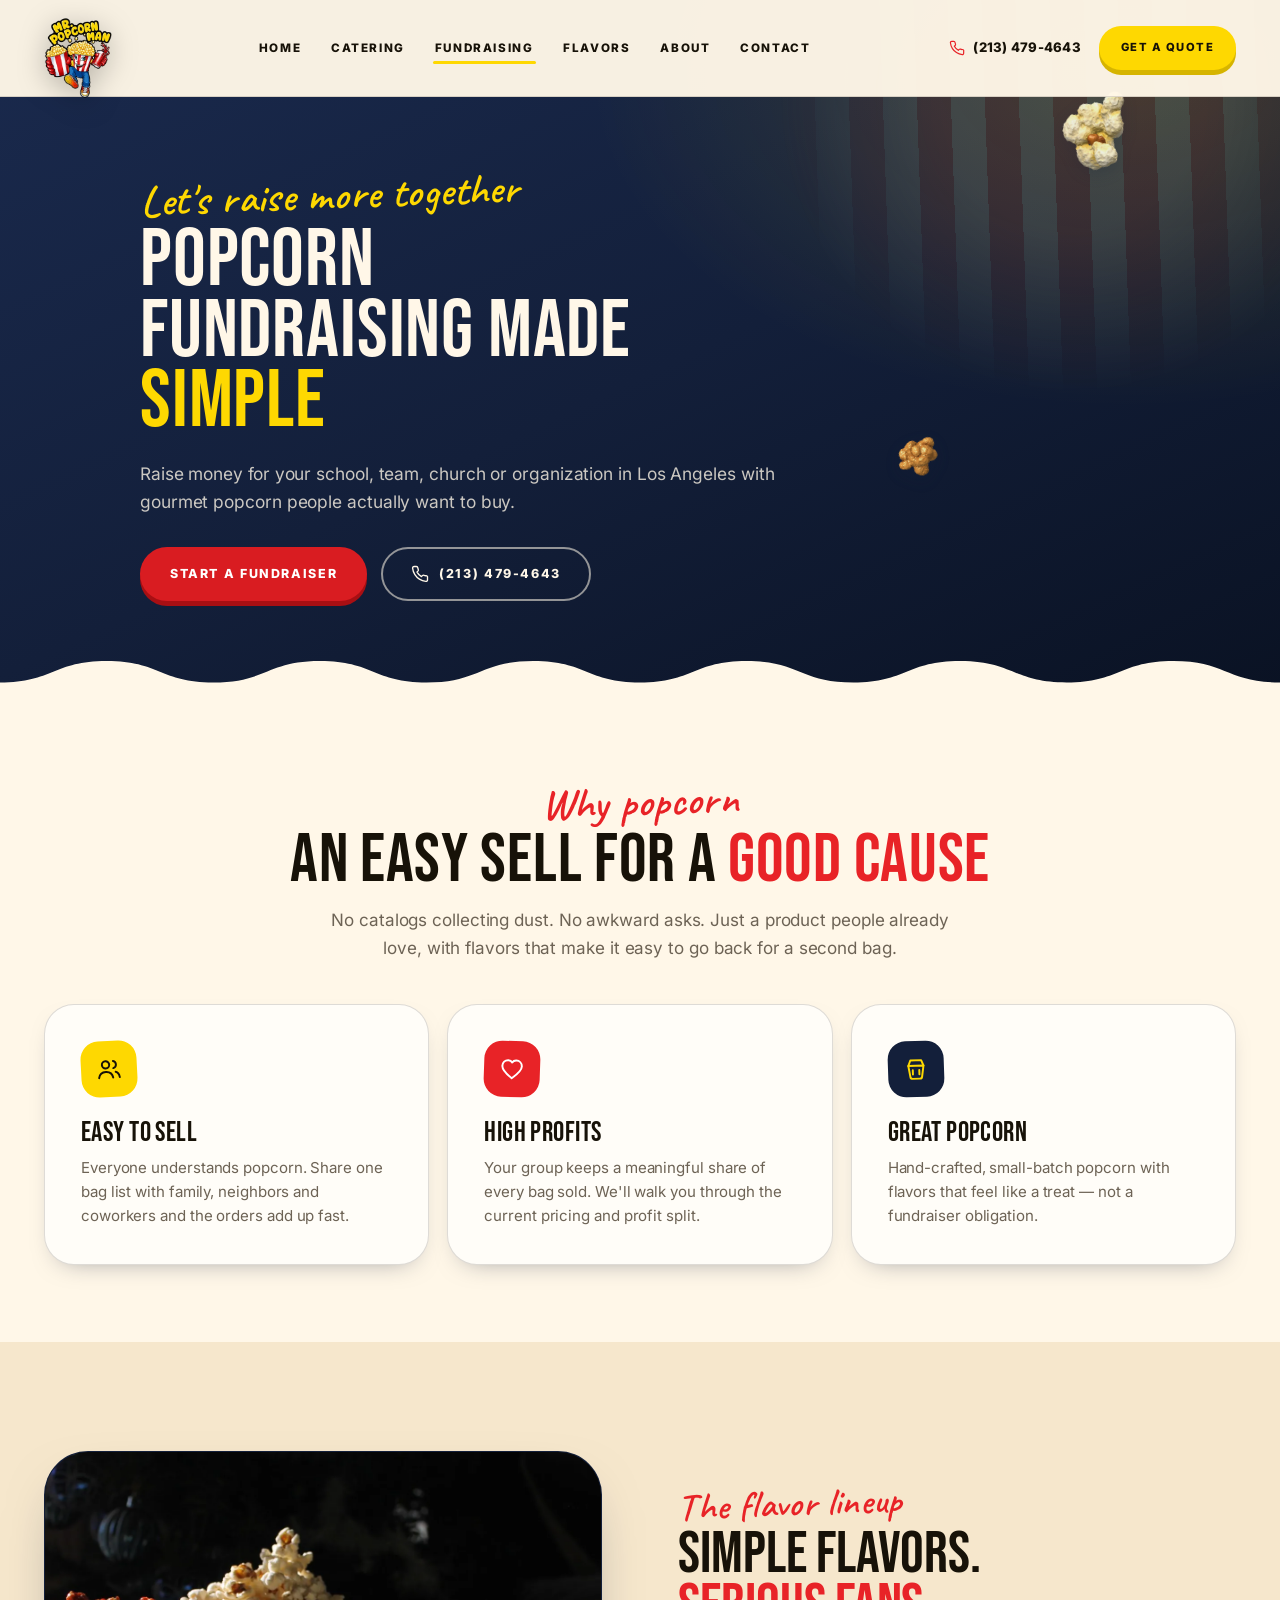
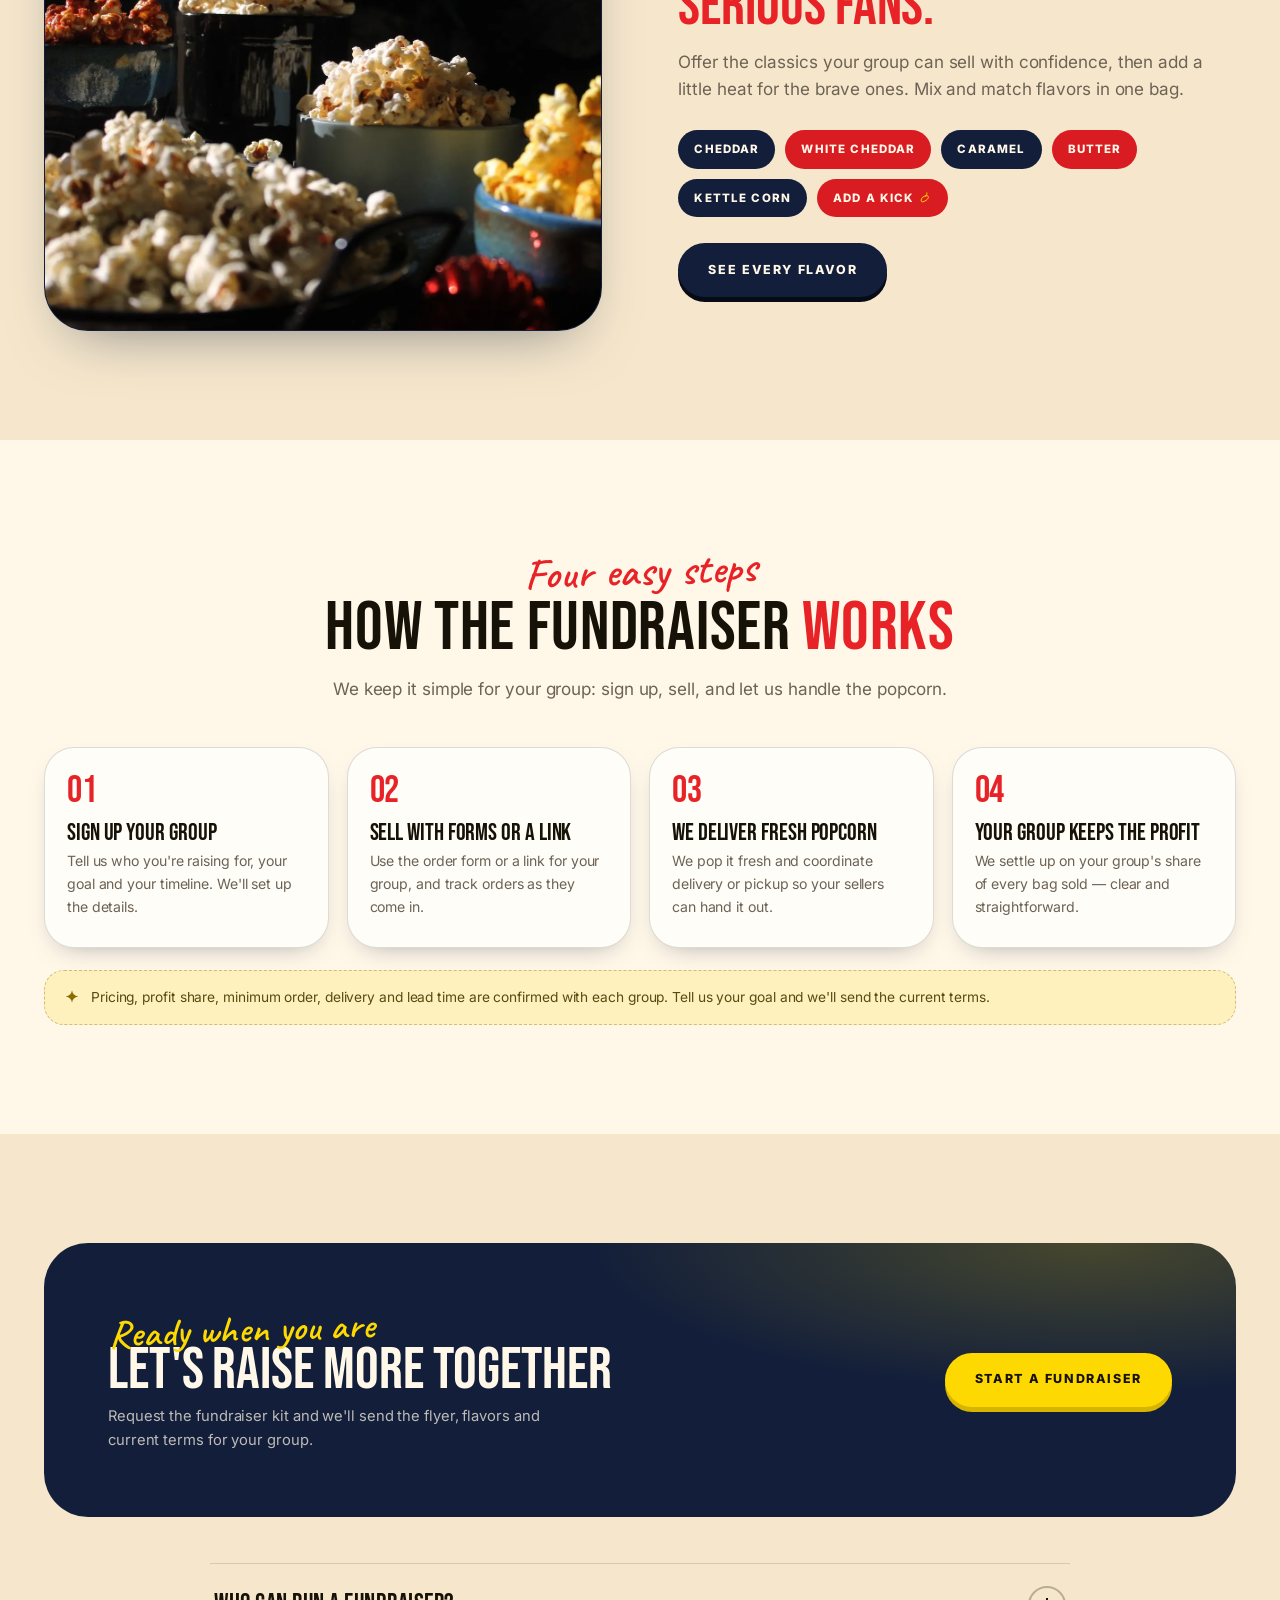
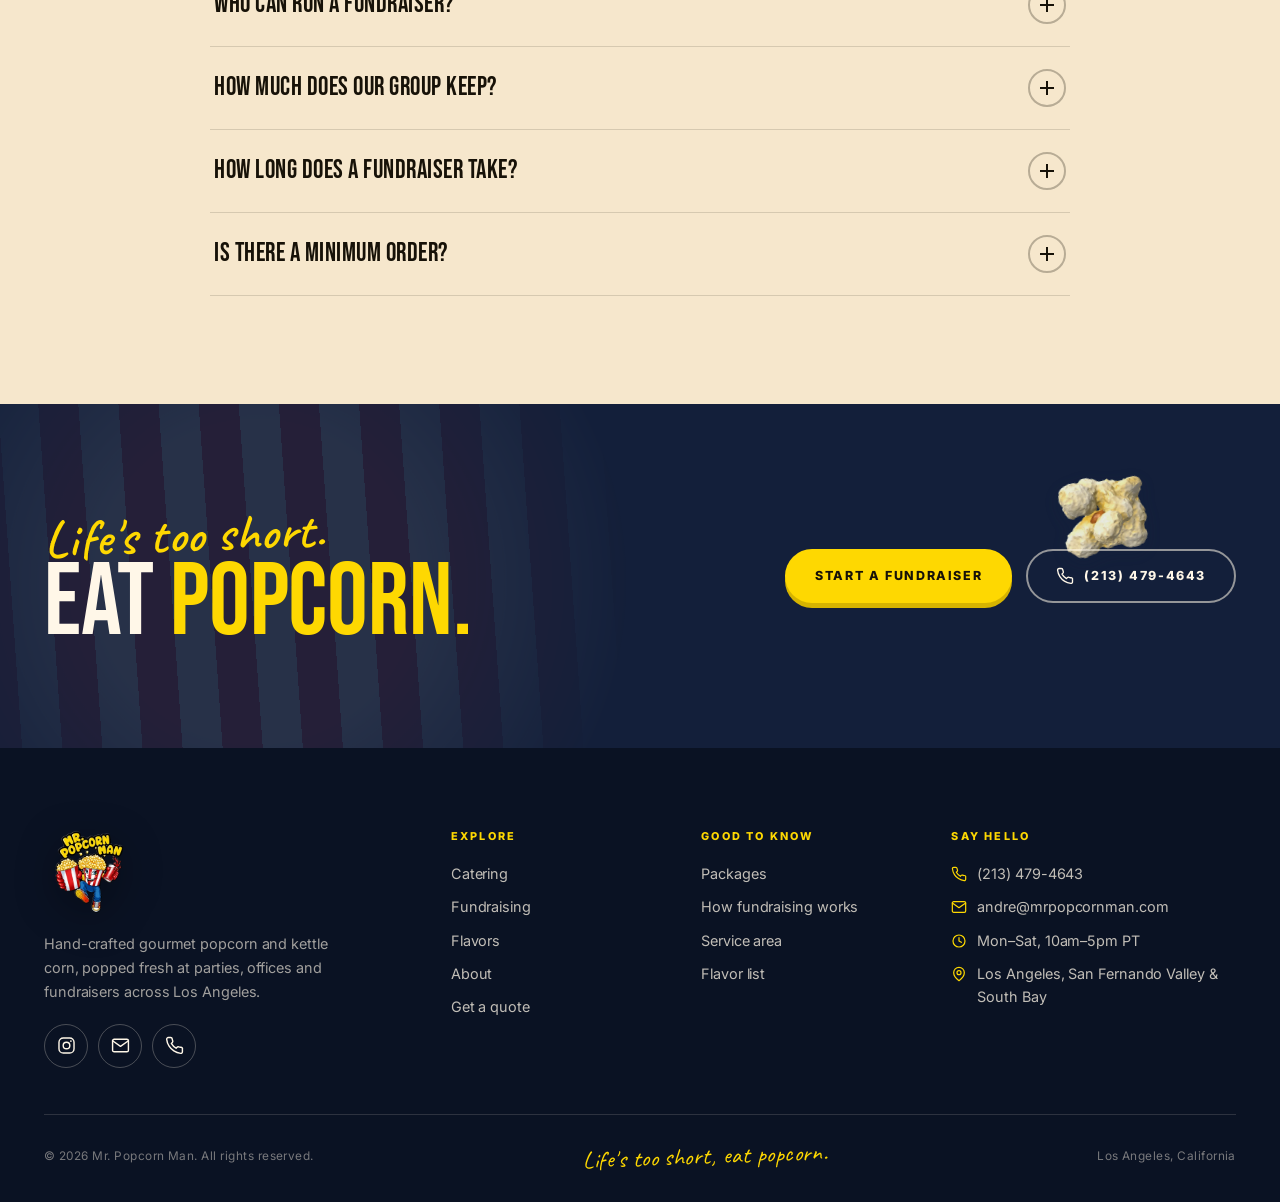
<file: fundraising/index.html>
<!doctype html>
<html lang="en">
<head>
  <meta charset="utf-8">
  <meta name="viewport" content="width=device-width, initial-scale=1">
  <title>Popcorn Fundraiser Los Angeles Schools &amp; Teams | Mr. Popcorn Man</title>
  <meta name="description" content="A popcorn fundraiser for Los Angeles schools, teams, churches and organizations. Easy to sell, high profit and gourmet popcorn people actually want to buy.">
  <link rel="canonical" href="https://mrpopcornman.com/fundraising/">
  <meta name="theme-color" content="#131f3a">
  <link rel="icon" type="image/png" sizes="32x32" href="/assets/favicon-32.png">
  <link rel="apple-touch-icon" href="/assets/apple-touch-icon.png">
  <meta property="og:type" content="website">
  <meta property="og:site_name" content="Mr. Popcorn Man">
  <meta property="og:title" content="Popcorn Fundraiser Los Angeles Schools &amp; Teams | Mr. Popcorn Man">
  <meta property="og:description" content="Raise money for your school, team, church or organization with gourmet popcorn people actually want to buy.">
  <meta property="og:url" content="https://mrpopcornman.com/fundraising/">
  <meta property="og:image" content="https://mrpopcornman.com/assets/og.png">
  <link rel="stylesheet" href="/assets/styles.css">
  <link rel="stylesheet" href="/assets/sections.css">
  <link rel="stylesheet" href="/assets/pages.css">
  <script>document.documentElement.classList.add('js');</script>
</head>
<body>
  <a class="skip-link" href="#main">Skip to content</a>

  <header class="site-header site-header--solid">
    <div class="wrap">
      <a class="brand" href="/" aria-label="Mr. Popcorn Man home">
        <img src="/assets/logo-256.webp" alt="Mr. Popcorn Man logo" width="256" height="256">
      </a>
      <nav class="nav" id="site-nav" aria-label="Main">
        <a href="/">Home</a>
        <a href="/catering/">Catering</a>
        <a href="/fundraising/" aria-current="page">Fundraising</a>
        <a href="/flavors/">Flavors</a>
        <a href="/about/">About</a>
        <a href="/contact/">Contact</a>
      </nav>
      <div class="header-actions">
        <a class="header-phone" href="tel:2134794643">
          <svg class="icon" aria-hidden="true"><use href="/assets/sprite.svg#i-phone"></use></svg>
          (213) 479-4643
        </a>
        <a class="btn btn--butter btn--sm" href="/contact/">Get a Quote</a>
      </div>
      <button class="nav-toggle" type="button" aria-expanded="false" aria-controls="site-nav" aria-label="Open menu">
        <svg class="icon icon-menu" aria-hidden="true"><use href="/assets/sprite.svg#i-menu"></use></svg>
        <svg class="icon icon-close" aria-hidden="true"><use href="/assets/sprite.svg#i-close"></use></svg>
      </button>
    </div>
  </header>

  <main id="main">
    <section class="page-hero">
      <span class="puff" style="--x:82%;--y:12%;--size:88px;--rot:14deg;--kernel:#fecd5a" aria-hidden="true">
        <img src="/assets/kernels/kernel-1.webp" alt="" width="400" height="400" decoding="async">
      </span>
      <span class="puff" style="--x:70%;--y:62%;--size:44px;--rot:-20deg;--kernel:#f7b733" aria-hidden="true">
        <img src="/assets/kernels/kernel-caramel.webp" alt="" width="400" height="400" decoding="async">
      </span>
      <div class="wrap">
        <span class="script script--butter">Let's raise more together</span>
        <h1>Popcorn Fundraising Made <em>Simple</em></h1>
        <p class="lead lead--cream">Raise money for your school, team, church or organization in Los Angeles with gourmet popcorn people actually want to buy.</p>
        <div class="actions">
          <a class="btn" href="/contact/?type=fundraising">Start a Fundraiser</a>
          <a class="btn btn--outline" href="tel:2134794643">
            <svg class="icon" aria-hidden="true"><use href="/assets/sprite.svg#i-phone"></use></svg>
            (213) 479-4643
          </a>
        </div>
      </div>
      <div class="hero-scallop" aria-hidden="true">
        <svg viewBox="0 0 1200 60" preserveAspectRatio="none"><use href="/assets/sprite.svg#scallop"></use></svg>
      </div>
    </section>

    <section class="section section--tight">
      <div class="wrap">
        <div class="section-head section-head--center" data-reveal>
          <span class="script">Why popcorn</span>
          <h2>An easy sell for a <em>good cause</em></h2>
          <p>No catalogs collecting dust. No awkward asks. Just a product people already love, with flavors that make it easy to go back for a second bag.</p>
        </div>
        <div class="why-grid" style="margin-top:42px">
          <article class="info-card" data-reveal>
            <span class="info-card__icon"><svg class="icon" aria-hidden="true"><use href="/assets/sprite.svg#i-users"></use></svg></span>
            <h3>Easy to sell</h3>
            <p>Everyone understands popcorn. Share one bag list with family, neighbors and coworkers and the orders add up fast.</p>
          </article>
          <article class="info-card" data-reveal style="--reveal-delay:100ms">
            <span class="info-card__icon"><svg class="icon" aria-hidden="true"><use href="/assets/sprite.svg#i-heart"></use></svg></span>
            <h3>High profits</h3>
            <p>Your group keeps a meaningful share of every bag sold. We'll walk you through the current pricing and profit split.</p>
          </article>
          <article class="info-card" data-reveal style="--reveal-delay:200ms">
            <span class="info-card__icon"><svg class="icon" aria-hidden="true"><use href="/assets/sprite.svg#i-bucket"></use></svg></span>
            <h3>Great popcorn</h3>
            <p>Hand-crafted, small-batch popcorn with flavors that feel like a treat &mdash; not a fundraiser obligation.</p>
          </article>
        </div>
      </div>
    </section>

    <section class="section section--cream2">
      <div class="wrap split">
        <!-- PLACEHOLDER PHOTO — stock stand-in. Replace with Andre's own popcorn lineup shot. -->
        <div class="split-media split-media--photo" data-reveal="scale">
          <img src="/assets/photos/flavor-bowls.webp" alt="Bowls of popcorn in a range of flavors, from caramel and cheddar to kettle corn" width="1200" height="800" loading="lazy">
          <span class="puff" style="--s:72px;--r:-18deg;top:10%;left:6%;--puff:#fecd5a" aria-hidden="true"><img src="/assets/kernels/kernel-2.webp" alt="" width="400" height="400" decoding="async" loading="lazy"></span>
          <span class="puff" style="--s:48px;--r:22deg;bottom:12%;right:8%;--puff:#f7b733" aria-hidden="true"><img src="/assets/kernels/kernel-caramel.webp" alt="" width="400" height="400" decoding="async" loading="lazy"></span>
        </div>
        <div class="split-copy" data-reveal>
          <span class="script">The flavor lineup</span>
          <h2>Simple flavors. <em>Serious fans.</em></h2>
          <p>Offer the classics your group can sell with confidence, then add a little heat for the brave ones. Mix and match flavors in one bag.</p>
          <ul class="fund-flavors">
            <li>Cheddar</li>
            <li>White Cheddar</li>
            <li>Caramel</li>
            <li>Butter</li>
            <li>Kettle Corn</li>
            <li>Add a kick<svg class="icon" aria-hidden="true"><use href="/assets/sprite.svg#i-chili"></use></svg></li>
          </ul>
          <div class="actions">
            <a class="btn btn--navy" href="/flavors/">See Every Flavor</a>
          </div>
        </div>
      </div>
    </section>

    <section class="section" id="how">
      <div class="wrap">
        <div class="section-head section-head--center" data-reveal>
          <span class="script">Four easy steps</span>
          <h2>How the fundraiser <em>works</em></h2>
          <p>We keep it simple for your group: sign up, sell, and let us handle the popcorn.</p>
        </div>

        <div class="fund-how" style="margin-top:44px">
          <article class="fund-step" data-reveal>
            <h3>Sign up your group</h3>
            <p>Tell us who you're raising for, your goal and your timeline. We'll set up the details.</p>
          </article>
          <article class="fund-step" data-reveal style="--reveal-delay:80ms">
            <h3>Sell with forms or a link</h3>
            <p>Use the order form or a link for your group, and track orders as they come in.</p>
          </article>
          <article class="fund-step" data-reveal style="--reveal-delay:160ms">
            <h3>We deliver fresh popcorn</h3>
            <p>We pop it fresh and coordinate delivery or pickup so your sellers can hand it out.</p>
          </article>
          <article class="fund-step" data-reveal style="--reveal-delay:240ms">
            <h3>Your group keeps the profit</h3>
            <p>We settle up on your group's share of every bag sold &mdash; clear and straightforward.</p>
          </article>
        </div>

        <div class="note" data-reveal>
          <svg class="icon" aria-hidden="true"><use href="/assets/sprite.svg#i-spark"></use></svg>
          <p>Pricing, profit share, minimum order, delivery and lead time are confirmed with each group. Tell us your goal and we'll send the current terms.</p>
        </div>
      </div>
    </section>

    <section class="section section--cream2">
      <div class="wrap">
        <div class="fund-band" data-reveal>
          <div>
            <span class="script">Ready when you are</span>
            <h2>Let's Raise More Together</h2>
            <p>Request the fundraiser kit and we'll send the flyer, flavors and current terms for your group.</p>
          </div>
          <a class="btn btn--butter" href="/contact/?type=fundraising">Start a Fundraiser</a>
        </div>

        <div class="faq" style="margin-top:46px">
          <details class="faq-item" data-reveal>
            <summary>Who can run a fundraiser? <span class="faq-plus" aria-hidden="true"></span></summary>
            <div class="faq-body">Schools, sports teams, churches, clubs, dance studios and other community organizations &mdash; if you have a group and a goal, we can help.</div>
          </details>
          <details class="faq-item" data-reveal>
            <summary>How much does our group keep? <span class="faq-plus" aria-hidden="true"></span></summary>
            <div class="faq-body">Your group keeps a share of every bag sold. The exact profit share depends on the flavors, quantities and delivery plan, so we confirm it with you before you start selling.</div>
          </details>
          <details class="faq-item" data-reveal>
            <summary>How long does a fundraiser take? <span class="faq-plus" aria-hidden="true"></span></summary>
            <div class="faq-body">The selling window is built around your group's timeline. Tell us your dates and we'll map out a plan around your delivery or pickup day.</div>
          </details>
          <details class="faq-item" data-reveal>
            <summary>Is there a minimum order? <span class="faq-plus" aria-hidden="true"></span></summary>
            <div class="faq-body">Minimums depend on the flavors and quantities. Ask for the current terms when you request your kit and we'll lay it out clearly.</div>
          </details>
        </div>
      </div>
    </section>

    <section class="closing">
      <span class="puff" style="--s:96px;--kernel:#fecd5a;right:10%;top:18%;--rot:-14deg" aria-hidden="true"><img src="/assets/kernels/kernel-3.webp" alt="" width="400" height="400" decoding="async" loading="lazy"></span>
      <div class="wrap closing-inner">
        <div class="closing-copy" data-reveal>
          <span class="script">Life's too short.</span>
          <h2>Eat <em>Popcorn.</em></h2>
        </div>
        <div class="actions" data-reveal>
          <a class="btn btn--butter" href="/contact/?type=fundraising">Start a Fundraiser</a>
          <a class="btn btn--outline" href="tel:2134794643">
            <svg class="icon" aria-hidden="true"><use href="/assets/sprite.svg#i-phone"></use></svg>
            (213) 479-4643
          </a>
        </div>
      </div>
    </section>
  </main>

  <footer class="site-footer">
    <div class="wrap">
      <div class="footer-top">
        <div class="footer-brand">
          <img src="/assets/logo-256.webp" alt="Mr. Popcorn Man" width="256" height="256">
          <p>Hand-crafted gourmet popcorn and kettle corn, popped fresh at parties, offices and fundraisers across Los Angeles.</p>
          <div class="social-row">
            <a class="social-btn" href="https://www.instagram.com/mrpopcornman/" target="_blank" rel="noopener" aria-label="Mr. Popcorn Man on Instagram">
              <svg class="icon" aria-hidden="true"><use href="/assets/sprite.svg#i-instagram"></use></svg>
            </a>
            <a class="social-btn" href="mailto:andre@mrpopcornman.com" aria-label="Email Mr. Popcorn Man">
              <svg class="icon" aria-hidden="true"><use href="/assets/sprite.svg#i-mail"></use></svg>
            </a>
            <a class="social-btn" href="tel:2134794643" aria-label="Call Mr. Popcorn Man">
              <svg class="icon" aria-hidden="true"><use href="/assets/sprite.svg#i-phone"></use></svg>
            </a>
          </div>
        </div>
        <div class="footer-col">
          <h3>Explore</h3>
          <ul>
            <li><a href="/catering/">Catering</a></li>
            <li><a href="/fundraising/">Fundraising</a></li>
            <li><a href="/flavors/">Flavors</a></li>
            <li><a href="/about/">About</a></li>
            <li><a href="/contact/">Get a quote</a></li>
          </ul>
        </div>
        <div class="footer-col">
          <h3>Good to know</h3>
          <ul>
            <li><a href="/catering/#packages">Packages</a></li>
            <li><a href="/fundraising/#how">How fundraising works</a></li>
            <li><a href="/contact/">Service area</a></li>
            <li><a href="/flavors/">Flavor list</a></li>
          </ul>
        </div>
        <div class="footer-col">
          <h3>Say hello</h3>
          <ul class="footer-contact">
            <li><svg class="icon" aria-hidden="true"><use href="/assets/sprite.svg#i-phone"></use></svg><a href="tel:2134794643">(213) 479-4643</a></li>
            <li><svg class="icon" aria-hidden="true"><use href="/assets/sprite.svg#i-mail"></use></svg><a href="mailto:andre@mrpopcornman.com">andre@mrpopcornman.com</a></li>
            <li><svg class="icon" aria-hidden="true"><use href="/assets/sprite.svg#i-clock"></use></svg>Mon&ndash;Sat, 10am&ndash;5pm PT</li>
            <li><svg class="icon" aria-hidden="true"><use href="/assets/sprite.svg#i-pin"></use></svg>Los Angeles, San Fernando Valley &amp; South Bay</li>
          </ul>
        </div>
      </div>
      <div class="footer-bottom">
        <p>&copy; <span data-year>2026</span> Mr. Popcorn Man. All rights reserved.</p>
        <p class="footer-script">Life's too short, eat popcorn.</p>
        <p>Los Angeles, California</p>
      </div>
    </div>
  </footer>

  <div class="mobile-bar" aria-label="Quick contact">
    <a class="btn btn--outline-ink" href="tel:2134794643">
      <svg class="icon" aria-hidden="true"><use href="/assets/sprite.svg#i-phone"></use></svg>
      Call
    </a>
    <a class="btn" href="/contact/">Get a Quote</a>
  </div>

  <script src="/assets/site.js" defer></script>
</body>
</html>
</file>
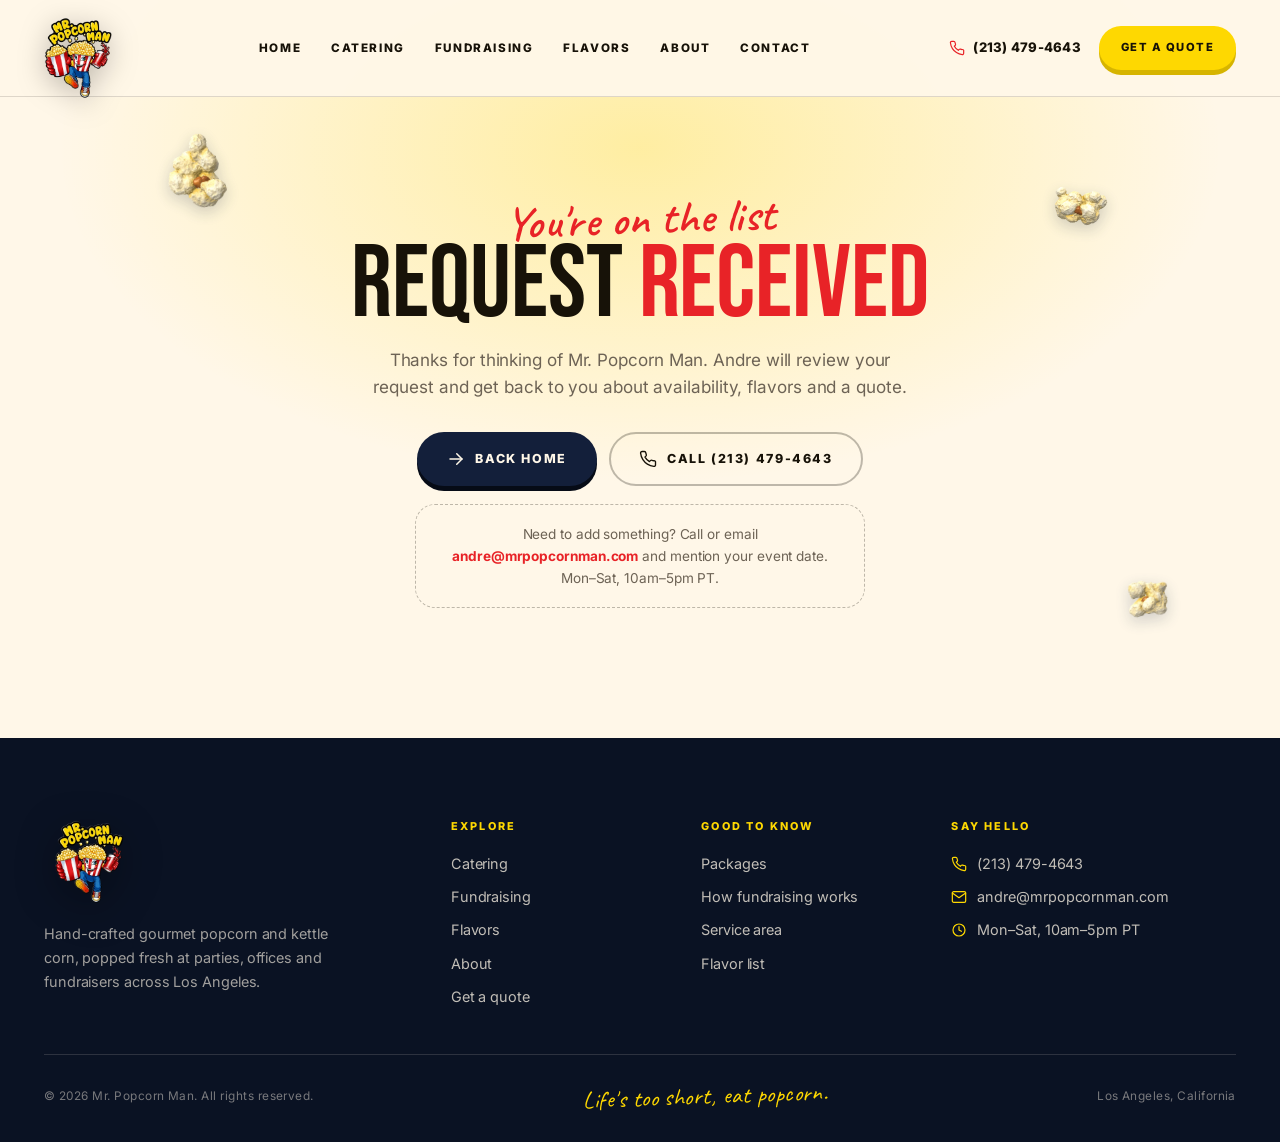
<file: thank-you/index.html>
<!doctype html>
<html lang="en">
<head>
  <meta charset="utf-8">
  <meta name="viewport" content="width=device-width, initial-scale=1">
  <title>Request Received | Mr. Popcorn Man</title>
  <meta name="description" content="Thanks for your popcorn request. Andre will be in touch about your event.">
  <meta name="robots" content="noindex">
  <meta name="theme-color" content="#131f3a">
  <link rel="icon" type="image/png" sizes="32x32" href="/assets/favicon-32.png">
  <link rel="apple-touch-icon" href="/assets/apple-touch-icon.png">
  <link rel="stylesheet" href="/assets/styles.css">
  <link rel="stylesheet" href="/assets/sections.css">
  <link rel="stylesheet" href="/assets/pages.css">
  <script>document.documentElement.classList.add('js');</script>
</head>
<body>
  <a class="skip-link" href="#main">Skip to content</a>

  <header class="site-header site-header--solid">
    <div class="wrap">
      <a class="brand" href="/" aria-label="Mr. Popcorn Man home">
        <img src="/assets/logo-256.webp" alt="Mr. Popcorn Man logo" width="256" height="256">
      </a>
      <nav class="nav" id="site-nav" aria-label="Main">
        <a href="/">Home</a>
        <a href="/catering/">Catering</a>
        <a href="/fundraising/">Fundraising</a>
        <a href="/flavors/">Flavors</a>
        <a href="/about/">About</a>
        <a href="/contact/">Contact</a>
      </nav>
      <div class="header-actions">
        <a class="header-phone" href="tel:2134794643">
          <svg class="icon" aria-hidden="true"><use href="/assets/sprite.svg#i-phone"></use></svg>
          (213) 479-4643
        </a>
        <a class="btn btn--butter btn--sm" href="/contact/">Get a Quote</a>
      </div>
      <button class="nav-toggle" type="button" aria-expanded="false" aria-controls="site-nav" aria-label="Open menu">
        <svg class="icon icon-menu" aria-hidden="true"><use href="/assets/sprite.svg#i-menu"></use></svg>
        <svg class="icon icon-close" aria-hidden="true"><use href="/assets/sprite.svg#i-close"></use></svg>
      </button>
    </div>
  </header>

  <main id="main">
    <section class="thanks">
      <span class="puff" style="--x:12%;--y:18%;--s:80px;--rot:-16deg" aria-hidden="true"><img src="/assets/kernels/kernel-1.webp" alt="" width="400" height="400" decoding="async" loading="lazy"></span>
      <span class="puff" style="--x:82%;--y:24%;--s:56px;--rot:22deg" aria-hidden="true"><img src="/assets/kernels/kernel-2.webp" alt="" width="400" height="400" decoding="async" loading="lazy"></span>
      <span class="puff" style="--x:88%;--y:78%;--s:44px;--rot:-8deg" aria-hidden="true"><img src="/assets/kernels/kernel-3.webp" alt="" width="400" height="400" decoding="async" loading="lazy"></span>
      <div class="wrap thanks-inner">
        <span class="script">You're on the list</span>
        <h1>Request <em style="font-style:normal;color:var(--red)">received</em></h1>
        <p>Thanks for thinking of Mr. Popcorn Man. Andre will review your request and get back to you about availability, flavors and a quote.</p>
        <div class="actions">
          <a class="btn btn--navy" href="/">
            <svg class="icon" aria-hidden="true"><use href="/assets/sprite.svg#i-arrow"></use></svg>
            Back Home
          </a>
          <a class="btn btn--outline-ink" href="tel:2134794643">
            <svg class="icon" aria-hidden="true"><use href="/assets/sprite.svg#i-phone"></use></svg>
            Call (213) 479-4643
          </a>
        </div>
        <p class="thanks-note">Need to add something? Call or email <a href="mailto:andre@mrpopcornman.com" style="color:var(--red);font-weight:700">andre@mrpopcornman.com</a> and mention your event date. Mon&ndash;Sat, 10am&ndash;5pm PT.</p>
      </div>
    </section>
  </main>

  <footer class="site-footer">
    <div class="wrap">
      <div class="footer-top">
        <div class="footer-brand">
          <img src="/assets/logo-256.webp" alt="Mr. Popcorn Man" width="256" height="256" loading="lazy">
          <p>Hand-crafted gourmet popcorn and kettle corn, popped fresh at parties, offices and fundraisers across Los Angeles.</p>
        </div>
        <div class="footer-col">
          <h3>Explore</h3>
          <ul>
            <li><a href="/catering/">Catering</a></li>
            <li><a href="/fundraising/">Fundraising</a></li>
            <li><a href="/flavors/">Flavors</a></li>
            <li><a href="/about/">About</a></li>
            <li><a href="/contact/">Get a quote</a></li>
          </ul>
        </div>
        <div class="footer-col">
          <h3>Good to know</h3>
          <ul>
            <li><a href="/catering/#packages">Packages</a></li>
            <li><a href="/fundraising/#how">How fundraising works</a></li>
            <li><a href="/contact/">Service area</a></li>
            <li><a href="/flavors/">Flavor list</a></li>
          </ul>
        </div>
        <div class="footer-col">
          <h3>Say hello</h3>
          <ul class="footer-contact">
            <li><svg class="icon" aria-hidden="true"><use href="/assets/sprite.svg#i-phone"></use></svg><a href="tel:2134794643">(213) 479-4643</a></li>
            <li><svg class="icon" aria-hidden="true"><use href="/assets/sprite.svg#i-mail"></use></svg><a href="mailto:andre@mrpopcornman.com">andre@mrpopcornman.com</a></li>
            <li><svg class="icon" aria-hidden="true"><use href="/assets/sprite.svg#i-clock"></use></svg>Mon&ndash;Sat, 10am&ndash;5pm PT</li>
          </ul>
        </div>
      </div>
      <div class="footer-bottom">
        <p>&copy; <span data-year>2026</span> Mr. Popcorn Man. All rights reserved.</p>
        <p class="footer-script">Life's too short, eat popcorn.</p>
        <p>Los Angeles, California</p>
      </div>
    </div>
  </footer>

  <script src="/assets/site.js" defer></script>
</body>
</html>
</file>
<file: assets/styles.css>
/* ==========================================================================
   Mr. Popcorn Man — base styles
   Brand: popcorn red, navy, butter yellow, cream. Comic energy, clean type.
   ========================================================================== */

@font-face {
  font-family: 'Bebas Neue';
  src: url('fonts/bebas-neue.woff2') format('woff2');
  font-weight: 400;
  font-style: normal;
  font-display: swap;
}
@font-face {
  font-family: 'Caveat';
  src: url('fonts/caveat.woff2') format('woff2');
  font-weight: 400 700;
  font-style: normal;
  font-display: swap;
}
@font-face {
  font-family: 'Inter';
  src: url('fonts/inter.woff2') format('woff2');
  font-weight: 300 800;
  font-style: normal;
  font-display: swap;
}

:root {
  --red: #e82327;
  --red-deep: #d91c21;
  --red-dark: #a80f13;
  --red-soft: #ffe1e2;
  --navy: #131f3a;
  --navy-deep: #0a1223;
  --blue: #004290;
  --butter: #fed801;
  --butter-deep: #d6b400;
  --butter-soft: #fff0a8;
  --cream: #fff7e8;
  --cream-deep: #f6e7cc;
  --white: #fffdf8;
  --ink: #171208;
  --muted: #6d6355;
  --line: rgba(23, 18, 8, 0.14);
  --line-strong: rgba(23, 18, 8, 0.28);

  --display: 'Bebas Neue', 'Arial Narrow', Impact, sans-serif;
  --sans: 'Inter', ui-sans-serif, system-ui, -apple-system, 'Segoe UI', sans-serif;
  --script: 'Caveat', 'Segoe Script', cursive;

  --max: 1240px;
  --gutter: clamp(20px, 4vw, 44px);
  --header-h: 96px;

  --r-sm: 12px;
  --r-md: 20px;
  --r-lg: 30px;
  --r-xl: 44px;
  --r-pill: 999px;

  --shadow-sm: 0 10px 26px -16px rgba(19, 31, 58, 0.5);
  --shadow-md: 0 24px 60px -28px rgba(19, 31, 58, 0.55);
  --shadow-lg: 0 40px 90px -40px rgba(19, 31, 58, 0.65);

  --ease: cubic-bezier(0.22, 1, 0.36, 1);
  --ease-bounce: cubic-bezier(0.2, 0.9, 0.3, 1.35);
}

/* ---------- Reset ---------- */
*,
*::before,
*::after {
  box-sizing: border-box;
}
html {
  -webkit-text-size-adjust: 100%;
  scroll-behavior: smooth;
  scroll-padding-top: calc(var(--header-h) + 24px);
}
body {
  margin: 0;
  background: var(--cream);
  color: var(--ink);
  font-family: var(--sans);
  font-size: 17px;
  line-height: 1.62;
  font-weight: 400;
  letter-spacing: -0.005em;
  overflow-x: clip;
  -webkit-font-smoothing: antialiased;
  -moz-osx-font-smoothing: grayscale;
}
body.nav-open {
  overflow: hidden;
}
img,
svg {
  display: block;
  max-width: 100%;
}
a {
  color: inherit;
  text-decoration: none;
}
button {
  font: inherit;
  color: inherit;
  cursor: pointer;
}
p,
h1,
h2,
h3,
h4,
figure,
blockquote {
  margin: 0;
}
ul,
ol {
  margin: 0;
  padding: 0;
  list-style: none;
}
::selection {
  background: var(--butter);
  color: var(--ink);
}
:focus-visible {
  outline: 3px solid var(--red);
  outline-offset: 3px;
  border-radius: 4px;
}
h1,
h2,
h3,
h4 {
  font-weight: 400;
}

/* ---------- Helpers ---------- */
.wrap {
  width: min(var(--max), calc(100% - var(--gutter) * 2));
  margin-inline: auto;
}
.sr-only {
  position: absolute;
  width: 1px;
  height: 1px;
  padding: 0;
  margin: -1px;
  overflow: hidden;
  clip: rect(0 0 0 0);
  white-space: nowrap;
  border: 0;
}
.skip-link {
  position: fixed;
  left: 16px;
  top: -80px;
  z-index: 200;
  padding: 12px 20px;
  background: var(--butter);
  color: var(--ink);
  font-weight: 800;
  border-radius: var(--r-pill);
  transition: top 0.2s;
}
.skip-link:focus {
  top: 16px;
}
.display {
  font-family: var(--display);
  font-weight: 400;
  text-transform: uppercase;
  line-height: 0.88;
  letter-spacing: 0.015em;
}
.script {
  font-family: var(--script);
  font-weight: 600;
  line-height: 1;
  letter-spacing: 0.01em;
  color: var(--red);
}
.script--butter {
  color: var(--butter);
}
.script--cream {
  color: var(--cream);
}
.eyebrow {
  display: inline-flex;
  align-items: center;
  gap: 10px;
  font-size: 0.72rem;
  font-weight: 800;
  letter-spacing: 0.22em;
  text-transform: uppercase;
}
.eyebrow::before {
  content: '';
  width: 26px;
  height: 2px;
  background: currentColor;
  opacity: 0.7;
}
.icon {
  width: 1.15em;
  height: 1.15em;
  flex: none;
}
.lead {
  font-size: clamp(1.02rem, 1.35vw, 1.18rem);
  color: var(--muted);
  line-height: 1.66;
  max-width: 62ch;
}
.on-dark .lead,
.lead--cream {
  color: rgba(255, 247, 232, 0.78);
}
.hr-stripes {
  height: 10px;
  border: 0;
  margin: 0;
  background: repeating-linear-gradient(90deg, var(--red) 0 30px, var(--cream) 30px 60px);
}
.puff {
  color: var(--puff, #fecd5a);
  filter: drop-shadow(0 5px 8px rgba(19, 31, 58, 0.22));
}
.puff > svg,
.puff > img {
  width: 100%;
  height: auto;
  display: block;
}
.pop-kernel > svg,
.pop-kernel > img {
  width: 100%;
  height: auto;
  display: block;
}
.puff-cloud {
  position: absolute;
  inset: 0;
  pointer-events: none;
}

/* ---------- Buttons ---------- */
.btn {
  --btn-bg: var(--red-deep);
  --btn-fg: #fff;
  --btn-shadow: var(--red-dark);
  display: inline-flex;
  align-items: center;
  justify-content: center;
  gap: 10px;
  min-height: 54px;
  padding: 0 28px;
  border: 2px solid transparent;
  border-radius: var(--r-pill);
  background: var(--btn-bg);
  color: var(--btn-fg);
  font-family: var(--sans);
  font-size: 0.78rem;
  font-weight: 800;
  letter-spacing: 0.13em;
  text-transform: uppercase;
  line-height: 1;
  white-space: nowrap;
  box-shadow: 0 5px 0 var(--btn-shadow);
  transition: transform 0.18s var(--ease), box-shadow 0.18s var(--ease), background 0.18s;
}
.btn:hover {
  transform: translateY(-3px);
  box-shadow: 0 8px 0 var(--btn-shadow);
}
.btn:active {
  transform: translateY(2px);
  box-shadow: 0 2px 0 var(--btn-shadow);
}
.btn .icon {
  width: 18px;
  height: 18px;
  transition: transform 0.2s var(--ease);
}
.btn:hover .icon {
  transform: translateX(3px);
}
.btn--butter {
  --btn-bg: var(--butter);
  --btn-fg: var(--ink);
  --btn-shadow: var(--butter-deep);
}
.btn--navy {
  --btn-bg: var(--navy);
  --btn-fg: var(--cream);
  --btn-shadow: #060b16;
}
.btn--cream {
  --btn-bg: var(--cream);
  --btn-fg: var(--ink);
  --btn-shadow: #d9c7a8;
}
.btn--outline {
  --btn-bg: transparent;
  --btn-fg: var(--cream);
  --btn-shadow: transparent;
  border-color: rgba(255, 247, 232, 0.55);
  box-shadow: none;
}
.btn--outline:hover {
  border-color: var(--butter);
  color: var(--butter);
  box-shadow: none;
}
.btn--outline-ink {
  --btn-bg: transparent;
  --btn-fg: var(--ink);
  --btn-shadow: transparent;
  border-color: var(--line-strong);
  box-shadow: none;
}
.btn--outline-ink:hover {
  border-color: var(--ink);
  box-shadow: none;
}
.btn--sm {
  min-height: 44px;
  padding: 0 20px;
  font-size: 0.7rem;
}
.btn--block {
  width: 100%;
}
.link-arrow {
  display: inline-flex;
  align-items: center;
  gap: 8px;
  font-size: 0.76rem;
  font-weight: 800;
  letter-spacing: 0.14em;
  text-transform: uppercase;
  border-bottom: 2px solid currentColor;
  padding-bottom: 5px;
  transition: gap 0.2s var(--ease), color 0.2s;
}
.link-arrow:hover {
  gap: 14px;
  color: var(--red);
}
.on-dark .link-arrow:hover {
  color: var(--butter);
}

/* ---------- Header ---------- */
.site-header {
  position: fixed;
  inset: 0 0 auto;
  z-index: 80;
  color: var(--cream);
  transition: background 0.3s, color 0.3s, box-shadow 0.3s;
}
.site-header .wrap {
  display: flex;
  align-items: center;
  gap: 26px;
  height: var(--header-h);
}
.brand {
  flex: none;
  display: block;
  line-height: 0;
  margin-left: -10px;
}
.brand img {
  height: 104px;
  width: auto;
  filter: drop-shadow(0 6px 14px rgba(0, 0, 0, 0.25));
  transition: height 0.3s var(--ease);
}
.nav {
  display: flex;
  align-items: center;
  gap: clamp(16px, 2vw, 30px);
  margin-inline: auto;
}
.nav a {
  position: relative;
  padding: 9px 2px;
  font-size: 0.73rem;
  font-weight: 800;
  letter-spacing: 0.14em;
  text-transform: uppercase;
  white-space: nowrap;
}
.nav a::after {
  content: '';
  position: absolute;
  left: 0;
  right: 0;
  bottom: 2px;
  height: 3px;
  border-radius: 2px;
  background: var(--butter);
  transform: scaleX(0);
  transform-origin: left;
  transition: transform 0.25s var(--ease);
}
.nav a:hover::after,
.nav a[aria-current='page']::after {
  transform: scaleX(1);
}
.header-actions {
  display: flex;
  align-items: center;
  gap: 18px;
  flex: none;
}
.header-phone {
  display: inline-flex;
  align-items: center;
  gap: 8px;
  font-size: 0.82rem;
  font-weight: 800;
  letter-spacing: 0.02em;
  white-space: nowrap;
}
.header-phone .icon {
  width: 16px;
  height: 16px;
  color: var(--butter);
}
.site-header.is-stuck {
  background: rgba(255, 247, 232, 0.96);
  color: var(--ink);
  box-shadow: 0 1px 0 var(--line), 0 18px 40px -34px rgba(19, 31, 58, 0.9);
  backdrop-filter: blur(14px);
  -webkit-backdrop-filter: blur(14px);
}
.site-header.is-stuck .brand img {
  height: 80px;
}
.site-header.is-stuck .header-phone .icon {
  color: var(--red);
}
.site-header--solid {
  background: rgba(255, 247, 232, 0.97);
  color: var(--ink);
  border-bottom: 1px solid var(--line);
}
.site-header--solid .header-phone .icon {
  color: var(--red);
}
.site-header--solid .brand img {
  height: 86px;
}
.nav-toggle {
  display: none;
  width: 48px;
  height: 48px;
  align-items: center;
  justify-content: center;
  border: 2px solid currentColor;
  border-radius: 50%;
  background: transparent;
  flex: none;
  margin-left: auto;
}
.nav-toggle .icon {
  width: 22px;
  height: 22px;
}
.nav-toggle .icon-close {
  display: none;
}
body.nav-open .nav-toggle .icon-menu {
  display: none;
}
body.nav-open .nav-toggle .icon-close {
  display: block;
}

/* Mobile menu panel */
@media (max-width: 1080px) {
  .brand {
    position: relative;
    z-index: 90;
  }
  .nav,
  .header-actions .header-phone {
    display: none;
  }
  .header-actions {
    margin-left: auto;
  }
  .nav-toggle {
    display: inline-flex;
    margin-left: 10px;
  }
  .nav {
    position: fixed;
    inset: 0;
    z-index: 70;
    flex-direction: column;
    align-items: stretch;
    justify-content: center;
    gap: 4px;
    padding: 110px var(--gutter) 140px;
    background: var(--navy);
    color: var(--cream);
    margin: 0;
    overflow-y: auto;
    opacity: 0;
    pointer-events: none;
    transform: translateY(-12px);
    transition: opacity 0.3s, transform 0.3s var(--ease);
  }
  body.nav-open .nav {
    display: flex;
    opacity: 1;
    pointer-events: auto;
    transform: none;
  }
  .nav a {
    font-family: var(--display);
    font-size: clamp(2rem, 7vw, 3.2rem);
    letter-spacing: 0.03em;
    padding: 8px 0;
    border-bottom: 1px solid rgba(255, 247, 232, 0.14);
  }
  .nav a::after {
    display: none;
  }
  .nav a[aria-current='page'] {
    color: var(--butter);
  }
  body.nav-open .site-header {
    color: var(--cream);
  }
  body.nav-open .brand img {
    filter: drop-shadow(0 6px 14px rgba(0, 0, 0, 0.4));
  }
  body.nav-open .nav-toggle {
    position: relative;
    z-index: 90;
  }
}

/* ---------- Hero ---------- */
.hero {
  position: relative;
  isolation: isolate;
  min-height: 100svh;
  display: flex;
  align-items: center;
  padding: calc(var(--header-h) + 30px) 0 90px;
  background:
    radial-gradient(90% 70% at 82% 28%, rgba(254, 216, 1, 0.2), transparent 62%),
    radial-gradient(60% 60% at 12% 92%, rgba(232, 35, 39, 0.28), transparent 65%),
    linear-gradient(158deg, #1a2a4e 0%, var(--navy) 46%, var(--navy-deep) 100%);
  color: var(--cream);
  overflow: hidden;
}
.hero::before {
  content: '';
  position: absolute;
  z-index: -1;
  width: 1100px;
  height: 1100px;
  right: -420px;
  top: -430px;
  border-radius: 50%;
  background: repeating-conic-gradient(from 0deg, rgba(255, 247, 232, 0.07) 0deg 5deg, transparent 5deg 10deg);
  mask-image: radial-gradient(circle, #000 35%, transparent 68%);
  -webkit-mask-image: radial-gradient(circle, #000 35%, transparent 68%);
}
.hero-grain {
  position: absolute;
  inset: 0;
  z-index: -1;
  opacity: 0.5;
  background-image: radial-gradient(rgba(255, 247, 232, 0.22) 0.8px, transparent 0.8px);
  background-size: 26px 26px;
  mask-image: linear-gradient(110deg, #000 0%, transparent 45%);
  -webkit-mask-image: linear-gradient(110deg, #000 0%, transparent 45%);
  pointer-events: none;
}
.hero-inner {
  position: relative;
  display: grid;
  grid-template-columns: minmax(0, 1.02fr) minmax(0, 0.98fr);
  align-items: center;
  gap: clamp(20px, 4vw, 60px);
}
.hero-copy {
  position: relative;
  z-index: 3;
  padding-top: 10px;
}
.hero-eyebrow {
  display: inline-flex;
  align-items: center;
  gap: 12px;
  margin-bottom: 22px;
  padding: 9px 16px 9px 12px;
  border: 1px solid rgba(255, 247, 232, 0.28);
  border-radius: var(--r-pill);
  font-size: 0.66rem;
  font-weight: 800;
  letter-spacing: 0.2em;
  text-transform: uppercase;
  color: var(--butter);
  background: rgba(255, 247, 232, 0.06);
}
.hero-eyebrow .icon {
  width: 15px;
  height: 15px;
}
.hero-title {
  font-family: var(--display);
  font-weight: 400;
  text-transform: uppercase;
  line-height: 0.82;
  letter-spacing: 0.012em;
}
.hero-title .hero-script {
  display: block;
  margin: 0 0 0.06em -0.04em;
  font-family: var(--script);
  font-weight: 600;
  font-size: clamp(2.1rem, 4.2vw, 3.7rem);
  line-height: 0.9;
  text-transform: none;
  letter-spacing: 0;
  color: var(--butter);
  transform: rotate(-2.5deg);
  transform-origin: left center;
}
.hero-title .line {
  display: block;
  font-size: clamp(3.9rem, 8vw, 7.6rem);
}
.hero-title .line--pop {
  color: var(--butter);
  position: relative;
}
.hero-kicker {
  margin-top: 20px;
  font-family: var(--display);
  font-size: clamp(1.15rem, 2vw, 1.6rem);
  letter-spacing: 0.16em;
  text-transform: uppercase;
  color: var(--cream);
}
.hero-kicker em {
  font-style: normal;
  color: var(--butter);
}
.hero-sub {
  margin-top: 14px;
  max-width: 48ch;
  font-size: clamp(0.98rem, 1.2vw, 1.08rem);
  line-height: 1.6;
  color: rgba(255, 247, 232, 0.76);
}
.hero-actions {
  display: flex;
  flex-wrap: wrap;
  gap: 16px;
  margin-top: 30px;
}
.hero-meta {
  display: flex;
  flex-wrap: wrap;
  align-items: center;
  gap: 8px 18px;
  margin-top: 28px;
  font-size: 0.74rem;
  font-weight: 600;
  letter-spacing: 0.08em;
  text-transform: uppercase;
  color: rgba(255, 247, 232, 0.55);
}
.hero-meta span {
  display: inline-flex;
  align-items: center;
  gap: 7px;
}
.hero-meta .icon {
  width: 14px;
  height: 14px;
  color: var(--butter);
}

/* Hero art */
.hero-art {
  position: relative;
  display: grid;
  place-items: center;
  min-height: clamp(420px, 58vw, 640px);
  z-index: 2;
}
.hero-art::before {
  content: '';
  position: absolute;
  width: 78%;
  aspect-ratio: 1;
  border-radius: 50%;
  background: radial-gradient(circle at 50% 45%, rgba(254, 216, 1, 0.85) 0%, rgba(254, 216, 1, 0.22) 46%, transparent 70%);
  filter: blur(8px);
  transform: translateY(-2%);
}
.hero-art::after {
  content: '';
  position: absolute;
  width: 84%;
  aspect-ratio: 1;
  border-radius: 50%;
  border: 2px dashed rgba(255, 247, 232, 0.18);
  animation: ring-spin 60s linear infinite;
}
.hero-mascot {
  position: relative;
  z-index: 2;
  width: min(600px, 96%);
  height: auto;
  filter: drop-shadow(0 38px 46px rgba(0, 0, 0, 0.42));
  animation: mascot-float 7s ease-in-out infinite;
  will-change: transform;
}
.hero-art .puff {
  position: absolute;
  z-index: 3;
  left: var(--x, auto);
  top: var(--y, auto);
  width: var(--size, 70px);
  color: var(--kernel, #fecd5a);
  animation: kernel-pop 0.9s var(--ease-bounce) backwards;
  animation-delay: var(--delay, 0.2s);
}
.hero-art .puff svg,
.hero-art .puff img {
  width: 100%;
  height: 100%;
  transform: rotate(var(--rot, 0deg));
  animation: kernel-float 6s ease-in-out infinite;
  animation-delay: var(--delay, 0.2s);
}
.hero-stamp {
  position: absolute;
  z-index: 4;
  left: -6%;
  bottom: 4%;
  width: clamp(118px, 14vw, 158px);
  aspect-ratio: 1;
  display: grid;
  place-items: center;
  border-radius: 50%;
  background: var(--butter);
  color: var(--navy);
  box-shadow: 0 16px 34px -16px rgba(0, 0, 0, 0.5);
  transform: rotate(-10deg);
}
.hero-stamp .stamp-ring {
  position: absolute;
  inset: 6px;
  animation: ring-spin 22s linear infinite;
}
.hero-stamp .stamp-ring text {
  font-family: var(--sans);
  font-size: 12.4px;
  font-weight: 800;
  letter-spacing: 2.1px;
  fill: var(--navy);
  text-transform: uppercase;
}
.hero-stamp .stamp-core {
  position: relative;
  display: grid;
  place-items: center;
  text-align: center;
  font-family: var(--display);
  font-size: 1.55rem;
  line-height: 0.84;
  letter-spacing: 0.02em;
  text-transform: uppercase;
}
.hero-stamp .stamp-core small {
  font-family: var(--script);
  font-size: 1.2rem;
  font-weight: 600;
  text-transform: none;
  letter-spacing: 0;
  display: block;
  margin-bottom: 2px;
}
.hero-scroll {
  position: absolute;
  left: 50%;
  bottom: 64px;
  transform: translateX(-50%);
  display: flex;
  flex-direction: column;
  align-items: center;
  gap: 8px;
  font-size: 0.62rem;
  font-weight: 700;
  letter-spacing: 0.24em;
  text-transform: uppercase;
  color: rgba(255, 247, 232, 0.5);
  z-index: 3;
}
.hero-scroll::after {
  content: '';
  width: 1px;
  height: 40px;
  background: linear-gradient(to bottom, rgba(255, 247, 232, 0.6), transparent);
  animation: scroll-pulse 2.4s ease-in-out infinite;
}
.hero-scallop {
  position: absolute;
  left: 0;
  right: 0;
  bottom: -1px;
  height: 46px;
  color: var(--cream);
  z-index: 5;
  pointer-events: none;
}
.hero-scallop svg {
  width: 100%;
  height: 100%;
}

@keyframes mascot-float {
  0%,
  100% {
    transform: translateY(0) rotate(0deg);
  }
  50% {
    transform: translateY(-14px) rotate(-1deg);
  }
}
@keyframes kernel-float {
  0%,
  100% {
    transform: translateY(0) rotate(var(--rot, 0deg));
  }
  50% {
    transform: translateY(-12px) rotate(calc(var(--rot, 0deg) + 8deg));
  }
}
@keyframes kernel-pop {
  0% {
    opacity: 0;
    transform: scale(0.1) translateY(40px);
  }
  70% {
    opacity: 1;
    transform: scale(1.12) translateY(-6px);
  }
  100% {
    opacity: 1;
    transform: scale(1) translateY(0);
  }
}
@keyframes ring-spin {
  to {
    transform: rotate(360deg);
  }
}
@keyframes scroll-pulse {
  0%,
  100% {
    transform: scaleY(0.5);
    opacity: 0.4;
    transform-origin: top;
  }
  50% {
    transform: scaleY(1);
    opacity: 1;
    transform-origin: top;
  }
}

/* ---------- Page hero (inner pages) ---------- */
.page-hero {
  position: relative;
  isolation: isolate;
  overflow: hidden;
  padding: calc(var(--header-h) + clamp(46px, 6vw, 84px)) 0 clamp(64px, 8vw, 104px);
  background:
    radial-gradient(70% 80% at 88% 10%, rgba(254, 216, 1, 0.16), transparent 60%),
    linear-gradient(155deg, #1a2a4e 0%, var(--navy) 52%, var(--navy-deep) 100%);
  color: var(--cream);
}
.page-hero::before {
  content: '';
  position: absolute;
  right: -8%;
  top: -30%;
  width: 620px;
  height: 620px;
  border-radius: 50%;
  background: repeating-linear-gradient(100deg, rgba(232, 35, 39, 0.85) 0 34px, rgba(255, 247, 232, 0.9) 34px 68px);
  opacity: 0.1;
  transform: rotate(-12deg);
  z-index: -1;
  mask-image: radial-gradient(circle, #000 30%, transparent 68%);
  -webkit-mask-image: radial-gradient(circle, #000 30%, transparent 68%);
}
.page-hero .wrap {
  position: relative;
  max-width: 1000px;
}
.page-hero .script {
  font-size: clamp(1.9rem, 3.4vw, 2.8rem);
  transform: rotate(-2deg);
  display: inline-block;
  margin-bottom: 10px;
}
.page-hero h1 {
  font-family: var(--display);
  font-size: clamp(3rem, 6.4vw, 6rem);
  line-height: 0.86;
  letter-spacing: 0.01em;
  text-transform: uppercase;
  max-width: 15ch;
}
.page-hero h1 em {
  font-style: normal;
  color: var(--butter);
}
.page-hero .lead {
  margin-top: 22px;
  max-width: 58ch;
}
.page-hero .actions {
  display: flex;
  flex-wrap: wrap;
  gap: 14px;
  margin-top: 30px;
}
.page-hero .puff {
  position: absolute;
  left: var(--x, auto);
  top: var(--y, auto);
  width: var(--size, 70px);
  color: var(--kernel, #fecd5a);
  opacity: 0.9;
  animation: kernel-float 7s ease-in-out infinite;
  z-index: 0;
}
.page-hero .puff svg,
.page-hero .puff img {
  transform: rotate(var(--rot, 0deg));
}
.page-hero-scallop {
  height: 38px;
  color: var(--cream);
  margin-top: -1px;
  position: relative;
  z-index: 2;
}
.page-hero-scallop svg {
  width: 100%;
  height: 100%;
}

/* ---------- Sections ---------- */
.section {
  position: relative;
  padding: clamp(68px, 8.5vw, 124px) 0;
}
.section--tight {
  padding: clamp(46px, 6vw, 78px) 0;
}
.section--cream2 {
  background: var(--cream-deep);
}
.section--navy {
  background: var(--navy);
  color: var(--cream);
}
.section--butter {
  background: var(--butter);
  color: var(--ink);
}
.section-head {
  max-width: 780px;
}
.section-head--center {
  margin-inline: auto;
  text-align: center;
}
.section-head .script {
  display: inline-block;
  font-size: clamp(1.9rem, 3.4vw, 2.75rem);
  transform: rotate(-2deg);
  margin-bottom: 6px;
}
.section-head h2 {
  font-family: var(--display);
  font-size: clamp(2.7rem, 5.4vw, 4.9rem);
  line-height: 0.89;
  letter-spacing: 0.01em;
  text-transform: uppercase;
  text-wrap: balance;
}
.section-head h2 em {
  font-style: normal;
  color: var(--red);
}
.section--navy .section-head h2 em {
  color: var(--butter);
}
.section-head p {
  margin-top: 16px;
  color: var(--muted);
  max-width: 58ch;
}
.section-head--center p {
  margin-inline: auto;
}
.section--navy .section-head p {
  color: rgba(255, 247, 232, 0.72);
}
.section-head-row {
  display: flex;
  align-items: flex-end;
  justify-content: space-between;
  gap: 28px;
  flex-wrap: wrap;
}
.section-head-row .link-arrow {
  margin-bottom: 8px;
}

/* Reveal on scroll */
html.js [data-reveal] {
  opacity: 0;
  transform: translateY(28px);
  transition: opacity 0.75s var(--ease), transform 0.75s var(--ease);
  transition-delay: var(--reveal-delay, 0ms);
}
html.js [data-reveal='left'] {
  transform: translateX(-32px);
}
html.js [data-reveal='scale'] {
  transform: scale(0.94);
}
html.js [data-reveal].is-in {
  opacity: 1;
  transform: none;
}

/* ---------- Footer ---------- */
.site-footer {
  position: relative;
  background: var(--navy-deep);
  color: var(--cream);
  padding: clamp(52px, 7vw, 80px) 0 0;
  overflow: hidden;
}
.footer-top {
  display: grid;
  grid-template-columns: 1.25fr 0.7fr 0.7fr 1fr;
  gap: clamp(28px, 4vw, 56px);
  padding-bottom: 46px;
}
.footer-brand img {
  height: 88px;
  width: auto;
  margin-bottom: 16px;
  filter: drop-shadow(0 10px 20px rgba(0, 0, 0, 0.35));
}
.footer-brand p {
  max-width: 32ch;
  color: rgba(255, 247, 232, 0.62);
  font-size: 0.9rem;
  line-height: 1.65;
}
.footer-brand .social-row {
  display: flex;
  gap: 10px;
  margin-top: 20px;
}
.social-btn {
  display: inline-flex;
  align-items: center;
  justify-content: center;
  width: 44px;
  height: 44px;
  border-radius: 50%;
  border: 1px solid rgba(255, 247, 232, 0.26);
  color: var(--cream);
  transition: background 0.2s, color 0.2s, border-color 0.2s, transform 0.2s;
}
.social-btn:hover {
  background: var(--butter);
  border-color: var(--butter);
  color: var(--ink);
  transform: translateY(-2px);
}
.social-btn .icon {
  width: 19px;
  height: 19px;
}
.footer-col h3 {
  font-family: var(--sans);
  font-size: 0.68rem;
  font-weight: 800;
  letter-spacing: 0.2em;
  text-transform: uppercase;
  color: var(--butter);
  margin-bottom: 16px;
}
.footer-col ul {
  display: grid;
  gap: 10px;
  font-size: 0.9rem;
}
.footer-col a {
  color: rgba(255, 247, 232, 0.75);
  transition: color 0.2s;
}
.footer-col a:hover {
  color: var(--butter);
}
.footer-contact li {
  display: flex;
  gap: 10px;
  align-items: flex-start;
  color: rgba(255, 247, 232, 0.75);
  font-size: 0.9rem;
}
.footer-contact .icon {
  width: 16px;
  height: 16px;
  margin-top: 4px;
  color: var(--butter);
}
.footer-bottom {
  display: flex;
  align-items: center;
  justify-content: space-between;
  flex-wrap: wrap;
  gap: 12px;
  padding: 22px 0 26px;
  border-top: 1px solid rgba(255, 247, 232, 0.14);
  font-size: 0.74rem;
  letter-spacing: 0.04em;
  color: rgba(255, 247, 232, 0.45);
}
.footer-bottom a:hover {
  color: var(--butter);
}
.closing .puff > svg,
.thanks .puff > svg,
.closing .puff > img,
.thanks .puff > img {
  width: 100%;
  height: auto;
}
.footer-script {
  font-family: var(--script);
  font-size: 1.5rem;
  color: var(--butter);
  transform: rotate(-2deg);
  display: inline-block;
}

/* ---------- Sticky mobile call bar ---------- */
.mobile-bar {
  display: none;
  position: fixed;
  left: 0;
  right: 0;
  bottom: 0;
  z-index: 75;
  background: var(--cream);
  border-top: 1px solid var(--line);
  padding: 10px 14px calc(10px + env(safe-area-inset-bottom));
  gap: 10px;
  box-shadow: 0 -12px 30px -22px rgba(19, 31, 58, 0.6);
}
.mobile-bar .btn {
  flex: 1;
  min-height: 50px;
  font-size: 0.72rem;
  padding: 0 14px;
}

/* ---------- Motion preferences ---------- */
@media (prefers-reduced-motion: reduce) {
  html {
    scroll-behavior: auto;
  }
  *,
  *::before,
  *::after {
    animation-duration: 0.001ms !important;
    animation-iteration-count: 1 !important;
    transition-duration: 0.001ms !important;
  }
  html.js [data-reveal] {
    opacity: 1;
    transform: none;
  }
}

/* ---------- Responsive base ---------- */
@media (max-width: 1180px) {
  .brand img {
    height: 92px;
  }
  .site-header .wrap {
    gap: 16px;
  }
  .header-phone {
    display: none;
  }
}
@media (max-width: 960px) {
  :root {
    --header-h: 82px;
  }
  .hero {
    min-height: 0;
    padding: calc(var(--header-h) + 34px) 0 74px;
    text-align: left;
  }
  .hero-inner {
    grid-template-columns: 1fr;
    gap: 10px;
  }
  .hero-copy {
    max-width: 640px;
  }
  .hero-art {
    min-height: 0;
    margin-top: 10px;
    padding-bottom: 10px;
  }
  .hero-mascot {
    width: min(420px, 78%);
  }
  .hero-art::before {
    width: 62%;
  }
  .hero-art::after {
    width: 66%;
  }
  .hero-stamp {
    left: 4%;
    bottom: 6%;
    width: 112px;
  }
  .hero-stamp .stamp-core {
    font-size: 1.3rem;
  }
  .hero-scroll {
    display: none;
  }
  .footer-top {
    grid-template-columns: 1fr 1fr;
  }
  .footer-brand {
    grid-column: 1 / -1;
  }
}
@media (max-width: 720px) {
  body {
    font-size: 16px;
  }
  .header-actions .btn {
    display: none;
  }
  .hero-title .line {
    font-size: clamp(3.3rem, 15vw, 5rem);
  }
  .hero-title .hero-script {
    font-size: clamp(1.9rem, 8vw, 2.8rem);
  }
  .hero-actions .btn {
    flex: 1 1 auto;
    min-width: 150px;
    padding: 0 18px;
  }
  .mobile-bar {
    display: flex;
  }
  .site-footer {
    padding-bottom: 76px;
  }
  .nav {
    padding-bottom: 180px;
  }
  .hero-stamp {
    left: 0;
    width: 100px;
  }
  .section-head-row {
    align-items: flex-start;
  }
  .footer-top {
    grid-template-columns: 1fr;
  }
}
@media (max-width: 480px) {
  .hero-mascot {
    width: 88%;
  }
  .hero-stamp {
    left: 0;
    bottom: 0;
    width: 88px;
  }
  .hero-stamp .stamp-core {
    font-size: 1rem;
  }
  .hero-stamp .stamp-core small {
    font-size: 0.9rem;
  }
  .hero-meta {
    font-size: 0.66rem;
  }
}

/* ---------- Real popcorn kernels (replaces the drawn #puff sprite) ---------- */
.puff img,
.pop-kernel img {
  object-fit: contain;
  pointer-events: none;
  user-select: none;
  -webkit-user-drag: none;
}
/* .puff already carries a drop shadow; give the bucket kernels their own */
.pop-kernel img {
  filter: drop-shadow(0 8px 12px rgba(19, 31, 58, 0.22));
}
/* Flavor cards: the old drawn puffs bled off the card edge as decoration.
   Real kernels read as clipped, so keep them whole in the top-right corner. */
.flavor-card .flavor-card__art {
  inset: 0 0 auto 0;
  height: 62%;
}
.flavor-card__art .puff {
  left: auto !important;
}
.flavor-card__art .puff:nth-child(1) {
  right: 9% !important;
  top: 14% !important;
  width: clamp(84px, 8.5vw, 118px) !important;
}
.flavor-card__art .puff:nth-child(2) {
  right: 46% !important;
  top: 46% !important;
  width: clamp(40px, 4vw, 56px) !important;
}
.flavor-card:hover .flavor-card__art .puff:nth-child(1) {
  transform: rotate(calc(var(--r, 0deg) + 14deg)) scale(1.06);
}
.flavor-card__art .puff {
  transition: transform 0.4s var(--ease);
}

/* Real bucket: a little larger, kernels launch from the top of the heap */
.pop-visual .pop-bucket {
  width: min(300px, 64%);
}
.pop-visual .pop-kernel {
  top: 36%;
}
@media (max-width: 860px) {
  .pop-visual .pop-bucket {
    width: 200px;
  }
}

/* Phone: keep the larger logo from crowding the menu button */
@media (max-width: 960px) {
  .brand img,
  .site-header--solid .brand img {
    height: 84px;
  }
  .site-header.is-stuck .brand img {
    height: 70px;
  }
}
/* Let the big top-of-page logo hang below the bar, not off the top edge */
.site-header:not(.is-stuck) .brand {
  transform: translateY(10px);
  transition: transform 0.3s var(--ease);
}
</file>
<file: assets/sections.css>
/* ==========================================================================
   Mr. Popcorn Man — home sections & shared blocks
   ========================================================================== */

/* ---------- Ticker ---------- */
.ticker {
  position: relative;
  z-index: 6;
  overflow: hidden;
  background: var(--red-deep);
  color: var(--cream);
  border-top: 4px solid var(--navy);
  border-bottom: 4px solid var(--navy);
  padding: 12px 0;
}
.ticker-track {
  display: flex;
  width: max-content;
  animation: ticker-move 34s linear infinite;
}
.ticker-group {
  display: flex;
  align-items: center;
  flex: none;
}
.ticker-item {
  display: inline-flex;
  align-items: center;
  gap: 22px;
  padding-right: 22px;
  font-family: var(--display);
  font-size: clamp(1.2rem, 2.2vw, 1.7rem);
  letter-spacing: 0.08em;
  text-transform: uppercase;
  white-space: nowrap;
}
.ticker-item .icon {
  width: 18px;
  height: 18px;
  color: var(--butter);
  flex: none;
}
.ticker:hover .ticker-track {
  animation-play-state: paused;
}
@keyframes ticker-move {
  to {
    transform: translateX(-50%);
  }
}

/* ---------- Two doors ---------- */
.doors {
  display: grid;
  grid-template-columns: 1fr 1fr;
  gap: clamp(18px, 2.4vw, 28px);
}
.door {
  position: relative;
  isolation: isolate;
  display: flex;
  flex-direction: column;
  justify-content: space-between;
  min-height: clamp(380px, 38vw, 470px);
  padding: clamp(28px, 3.4vw, 44px);
  border-radius: var(--r-xl);
  overflow: hidden;
  border: 2px solid rgba(23, 18, 8, 0.12);
  color: var(--cream);
  background:
    radial-gradient(100% 80% at 90% 0%, rgba(254, 216, 1, 0.22), transparent 60%),
    linear-gradient(150deg, #1b2b50, var(--navy));
  transition: transform 0.35s var(--ease), box-shadow 0.35s var(--ease);
}
.door:hover {
  transform: translateY(-6px);
  box-shadow: var(--shadow-md);
}
.door--fund {
  color: var(--ink);
  background:
    radial-gradient(90% 80% at 88% 8%, rgba(255, 255, 255, 0.5), transparent 60%),
    var(--butter);
  border-color: rgba(23, 18, 8, 0.18);
}
.door__num {
  position: absolute;
  z-index: 3;
  left: calc(clamp(28px, 3.4vw, 44px) + 14px);
  top: calc(clamp(28px, 3.4vw, 44px) + 14px);
  font-family: var(--display);
  font-size: 0.82rem;
  letter-spacing: 0.18em;
  line-height: 1;
  color: var(--cream);
  background: rgba(9, 13, 24, 0.55);
  border: 1px solid rgba(255, 247, 232, 0.35);
  padding: 8px 11px 7px;
  border-radius: 999px;
  backdrop-filter: blur(6px);
}
.door--fund .door__num {
  color: var(--ink);
  background: rgba(255, 247, 232, 0.78);
  border-color: rgba(19, 31, 58, 0.22);
}
/* Photo slot that replaced the illustrated truck/bucket art */
.door__photo {
  position: relative;
  display: block;
  aspect-ratio: 16 / 11;
  border-radius: var(--r-lg);
  overflow: hidden;
  margin-bottom: clamp(18px, 2.2vw, 26px);
  background: var(--navy);
  box-shadow: 0 16px 28px rgba(9, 13, 24, 0.28);
}
.door__photo img {
  width: 100%;
  height: 100%;
  object-fit: cover;
  display: block;
  transition: transform 0.7s var(--ease);
}
.door:hover .door__photo img {
  transform: scale(1.04);
}
.door__content {
  position: relative;
  max-width: 100%;
}
.door .script {
  font-size: clamp(1.7rem, 2.6vw, 2.3rem);
  color: var(--butter);
  display: inline-block;
  transform: rotate(-2deg);
  margin-bottom: 6px;
}
.door--fund .script {
  color: var(--red);
}
.door h3 {
  font-family: var(--display);
  font-size: clamp(2.4rem, 4.4vw, 4rem);
  line-height: 0.86;
  text-transform: uppercase;
}
.door p {
  margin-top: 12px;
  max-width: 34ch;
  font-size: 0.95rem;
  line-height: 1.55;
  color: rgba(255, 247, 232, 0.74);
}
.door--fund p {
  color: rgba(23, 18, 8, 0.7);
}
.door__foot {
  position: relative;
  display: flex;
  align-items: center;
  gap: 14px;
  margin-top: 28px;
}
.door__cta {
  display: inline-flex;
  align-items: center;
  gap: 10px;
  min-height: 48px;
  padding: 0 22px;
  border-radius: var(--r-pill);
  background: var(--cream);
  color: var(--ink);
  font-size: 0.72rem;
  font-weight: 800;
  letter-spacing: 0.13em;
  text-transform: uppercase;
  box-shadow: 0 4px 0 #d9c7a8;
  transition: transform 0.2s, box-shadow 0.2s;
}
.door--fund .door__cta {
  background: var(--navy);
  color: var(--cream);
  box-shadow: 0 4px 0 #060b16;
}
.door:hover .door__cta {
  transform: translateY(-2px);
  box-shadow: 0 6px 0 #d9c7a8;
}
.door--fund:hover .door__cta {
  box-shadow: 0 6px 0 #060b16;
}
.door__cta .icon {
  width: 16px;
  height: 16px;
}

/* ---------- Flavor cards ---------- */
.flavor-grid {
  display: grid;
  grid-template-columns: repeat(4, minmax(0, 1fr));
  gap: clamp(14px, 1.8vw, 22px);
}
.flavor-card {
  --tint: var(--butter-soft);
  --puff: #fecd5a;
  --tag-bg: rgba(23, 18, 8, 0.1);
  position: relative;
  isolation: isolate;
  overflow: hidden;
  display: flex;
  flex-direction: column;
  justify-content: flex-end;
  min-height: clamp(280px, 25vw, 340px);
  padding: 24px;
  border-radius: var(--r-lg);
  background: var(--tint);
  border: 2px solid rgba(23, 18, 8, 0.1);
  color: var(--ink);
  transition: transform 0.3s var(--ease), box-shadow 0.3s var(--ease);
}
.flavor-card:hover {
  transform: translateY(-6px) rotate(-0.4deg);
  box-shadow: var(--shadow-md);
}
.flavor-card__art {
  position: absolute;
  inset: -10% -18% auto -18%;
  height: 68%;
  z-index: -1;
}
.flavor-card__art .puff {
  position: absolute;
  width: var(--s, 100px);
  color: var(--puff);
  transform: rotate(var(--r, 0deg));
  filter: drop-shadow(0 10px 14px rgba(19, 31, 58, 0.16));
}
.flavor-card__tag {
  position: absolute;
  top: 20px;
  left: 20px;
  display: inline-flex;
  align-items: center;
  gap: 6px;
  padding: 6px 11px;
  border-radius: var(--r-pill);
  background: var(--tag-bg);
  font-size: 0.62rem;
  font-weight: 800;
  letter-spacing: 0.16em;
  text-transform: uppercase;
}
.flavor-card__tag .icon {
  width: 12px;
  height: 12px;
}
.flavor-card h3 {
  font-family: var(--display);
  font-size: clamp(1.7rem, 2.4vw, 2.3rem);
  line-height: 0.92;
  letter-spacing: 0.015em;
  text-transform: uppercase;
  max-width: 12ch;
}
.flavor-card__link {
  display: inline-flex;
  align-items: center;
  gap: 8px;
  margin-top: 14px;
  font-size: 0.68rem;
  font-weight: 800;
  letter-spacing: 0.14em;
  text-transform: uppercase;
  opacity: 0.7;
  transition: gap 0.2s var(--ease), opacity 0.2s;
}
.flavor-card:hover .flavor-card__link {
  gap: 13px;
  opacity: 1;
}
.flavor-card__link .icon {
  width: 14px;
  height: 14px;
}

/* Category tints */
.tint-sweet {
  --tint: #ffe1e6;
  --puff: #f6a2b6;
  --tag-bg: rgba(150, 20, 60, 0.1);
}
.tint-savory {
  --tint: #ffe4c7;
  --puff: #f2a15c;
  --tag-bg: rgba(140, 47, 11, 0.1);
}
.tint-exotic {
  --tint: #dde8ff;
  --puff: #93b4ef;
  --tag-bg: rgba(16, 52, 107, 0.1);
}
.tint-traditional {
  --tint: #ffef9e;
  --puff: #fecd5a;
  --tag-bg: rgba(120, 90, 0, 0.12);
}

/* ---------- Pop scroll (sticky popcorn animation) ---------- */
.pop-scroll {
  position: relative;
  height: 300vh;
  background: var(--cream);
}
.pop-pin {
  position: sticky;
  top: 0;
  height: 100svh;
  display: flex;
  align-items: center;
  overflow: hidden;
  padding: calc(var(--header-h) + 10px) 0 34px;
  background:
    radial-gradient(60% 55% at 72% 52%, rgba(254, 216, 1, 0.35), transparent 70%),
    radial-gradient(50% 50% at 8% 100%, rgba(232, 35, 39, 0.08), transparent 70%),
    var(--cream);
}
.pop-pin::before {
  content: '';
  position: absolute;
  inset: 0;
  background-image: radial-gradient(rgba(19, 31, 58, 0.14) 0.7px, transparent 0.7px);
  background-size: 22px 22px;
  opacity: 0.5;
  mask-image: radial-gradient(70% 70% at 60% 50%, #000, transparent 78%);
  -webkit-mask-image: radial-gradient(70% 70% at 60% 50%, #000, transparent 78%);
  pointer-events: none;
}
.pop-grid {
  position: relative;
  z-index: 2;
  display: grid;
  grid-template-columns: minmax(0, 1fr) minmax(0, 0.9fr);
  align-items: center;
  gap: clamp(24px, 4vw, 64px);
}
.pop-copy .script {
  font-size: clamp(1.9rem, 3.2vw, 2.7rem);
  display: inline-block;
  transform: rotate(-2deg);
  margin-bottom: 4px;
}
.pop-title {
  font-family: var(--display);
  font-size: clamp(2.9rem, 5.4vw, 5.2rem);
  line-height: 0.85;
  text-transform: uppercase;
  max-width: 11ch;
}
.pop-title em {
  font-style: normal;
  color: var(--red);
}
.pop-steps {
  margin-top: clamp(20px, 3vh, 34px);
  max-width: 520px;
}
.pop-step {
  display: grid;
  grid-template-columns: 46px 1fr;
  gap: 16px;
  align-items: start;
  padding: clamp(12px, 1.8vh, 18px) 0;
  border-top: 1px solid var(--line);
  opacity: 0.4;
  transition: opacity 0.45s var(--ease);
}
.pop-step:last-child {
  border-bottom: 1px solid var(--line);
}
.pop-step.is-active {
  opacity: 1;
}
.pop-step__num {
  position: relative;
  display: inline-flex;
  align-items: center;
  justify-content: center;
  width: 42px;
  height: 42px;
  border-radius: 50%;
  border: 2px solid var(--line-strong);
  font-family: var(--display);
  font-size: 1.15rem;
  color: var(--red);
  transition: background 0.4s, border-color 0.4s, color 0.4s, transform 0.4s var(--ease);
}
.pop-step.is-active .pop-step__num {
  background: var(--red);
  border-color: var(--red);
  color: #fff;
  transform: scale(1.06);
}
.pop-step h3 {
  font-family: var(--display);
  font-size: clamp(1.5rem, 2.3vw, 2rem);
  line-height: 0.98;
  letter-spacing: 0.02em;
  text-transform: uppercase;
}
.pop-step p {
  margin-top: 3px;
  font-size: 0.88rem;
  line-height: 1.5;
  color: var(--muted);
  max-width: 42ch;
}
.pop-copy .btn {
  margin-top: clamp(18px, 2.6vh, 28px);
}
.pop-visual {
  position: relative;
  height: min(66vh, 560px);
  display: grid;
  place-items: center;
}
.pop-halo {
  position: absolute;
  width: 78%;
  aspect-ratio: 1;
  border-radius: 50%;
  background: radial-gradient(circle at 50% 48%, #fff2b9 0%, rgba(254, 216, 1, 0.55) 42%, rgba(254, 216, 1, 0) 70%);
  filter: blur(4px);
}
.pop-halo::after {
  content: '';
  position: absolute;
  inset: -6%;
  border-radius: 50%;
  border: 2px dashed rgba(19, 31, 58, 0.16);
  animation: ring-spin 70s linear infinite;
}
.pop-bucket {
  position: relative;
  z-index: 2;
  width: min(244px, 58%);
  height: auto;
  filter: drop-shadow(0 30px 34px rgba(19, 31, 58, 0.28));
}
.pop-kernels {
  position: absolute;
  inset: 0;
  z-index: 3;
  pointer-events: none;
}
.pop-kernel {
  position: absolute;
  left: 50%;
  top: 54%;
  width: var(--s, 60px);
  height: auto;
  color: var(--kernel, #fecd5a);
  filter: drop-shadow(0 8px 12px rgba(19, 31, 58, 0.18));
  opacity: 0;
  will-change: transform, opacity;
}
.pop-meter {
  position: absolute;
  left: 12%;
  right: 12%;
  bottom: 4px;
  height: 4px;
  border-radius: 4px;
  background: rgba(19, 31, 58, 0.12);
  overflow: hidden;
}
.pop-meter span {
  display: block;
  height: 100%;
  width: 0%;
  border-radius: 4px;
  background: var(--red);
}
.pop-count {
  position: absolute;
  right: 8%;
  bottom: 18px;
  font-family: var(--display);
  font-size: 1rem;
  letter-spacing: 0.12em;
  color: var(--muted);
}
.pop-count b {
  font-weight: 400;
  color: var(--red);
  font-size: 1.45rem;
}
.pop-hint {
  position: absolute;
  left: 8%;
  bottom: 14px;
  font-size: 0.6rem;
  font-weight: 800;
  letter-spacing: 0.22em;
  text-transform: uppercase;
  color: var(--muted);
}

/* ---------- Instagram band ---------- */
.insta {
  position: relative;
  overflow: hidden;
  background: var(--red-deep);
  color: var(--cream);
  padding: clamp(56px, 7vw, 92px) 0;
}
.insta::before {
  content: '';
  position: absolute;
  inset: 0;
  background-image: radial-gradient(rgba(255, 247, 232, 0.25) 1px, transparent 1px);
  background-size: 28px 28px;
  opacity: 0.35;
  pointer-events: none;
}
.insta-inner {
  position: relative;
  display: grid;
  grid-template-columns: 1fr 1.1fr;
  gap: clamp(32px, 5vw, 72px);
  align-items: center;
}
.insta .script {
  color: var(--butter);
  font-size: clamp(2rem, 3.4vw, 2.8rem);
  display: inline-block;
  transform: rotate(-2deg);
}
.insta h2 {
  font-family: var(--display);
  font-size: clamp(2.6rem, 5vw, 4.6rem);
  line-height: 0.88;
  text-transform: uppercase;
}
.insta p {
  margin-top: 14px;
  max-width: 40ch;
  color: rgba(255, 247, 232, 0.82);
  font-size: 0.98rem;
}
.insta .btn {
  margin-top: 24px;
}
.insta-tiles {
  display: grid;
  grid-template-columns: repeat(3, 1fr);
  gap: 14px;
  transform: rotate(-2deg);
}
.insta-tile {
  position: relative;
  aspect-ratio: 0.86;
  border-radius: 18px;
  overflow: hidden;
  border: 3px solid rgba(255, 247, 232, 0.85);
  display: flex;
  flex-direction: column;
  justify-content: flex-end;
  padding: 16px;
  transition: transform 0.3s var(--ease);
}
.insta-tile:hover {
  transform: translateY(-6px) rotate(1.5deg);
}
.insta-tile--cream {
  background: var(--cream);
  color: var(--ink);
}
.insta-tile--navy {
  background: var(--navy);
  color: var(--cream);
}
.insta-tile--butter {
  background: var(--butter);
  color: var(--ink);
}
.insta-tile img {
  position: absolute;
  inset: 0;
  width: 100%;
  height: 100%;
  object-fit: contain;
  padding: 10px;
  transform: scale(0.94);
}
/* Photo tiles */
.insta-tile--photo img {
  object-fit: cover;
  padding: 0;
  transform: none;
  transition: transform 0.6s var(--ease);
}
.insta-tile--photo:hover img {
  transform: scale(1.05);
}
.insta-tile--photo::after {
  content: "";
  position: absolute;
  inset: 0;
  background: linear-gradient(180deg, rgba(9, 13, 24, 0) 48%, rgba(9, 13, 24, 0.78));
  z-index: 1;
  pointer-events: none;
}
.insta-tile--photo span {
  z-index: 2;
  color: var(--cream);
}
.insta-tile span {
  position: relative;
  font-family: var(--display);
  font-size: 0.98rem;
  letter-spacing: 0.06em;
  text-transform: uppercase;
  line-height: 0.95;
}
.insta-tile .puff {
  position: absolute;
  width: 54%;
  color: var(--puff, #fecd5a);
  top: 8%;
  right: -6%;
  transform: rotate(12deg);
}

/* ---------- Closing band ---------- */
.closing {
  position: relative;
  overflow: hidden;
  background: var(--navy);
  color: var(--cream);
  padding: clamp(64px, 8vw, 110px) 0;
}
.closing::before {
  content: '';
  position: absolute;
  left: -10%;
  top: -60%;
  width: 60%;
  aspect-ratio: 1;
  border-radius: 50%;
  background: repeating-linear-gradient(100deg, rgba(232, 35, 39, 0.9) 0 40px, rgba(255, 247, 232, 0.9) 40px 80px);
  opacity: 0.09;
  transform: rotate(-14deg);
  mask-image: radial-gradient(circle, #000 30%, transparent 70%);
  -webkit-mask-image: radial-gradient(circle, #000 30%, transparent 70%);
}
.closing-inner {
  position: relative;
  display: flex;
  align-items: center;
  justify-content: space-between;
  flex-wrap: wrap;
  gap: 36px;
}
.closing .script {
  display: block;
  font-size: clamp(2.3rem, 4vw, 3.4rem);
  color: var(--butter);
  transform: rotate(-2deg);
  margin-bottom: 4px;
}
.closing h2 {
  font-family: var(--display);
  font-size: clamp(3.4rem, 8vw, 7rem);
  line-height: 0.82;
  text-transform: uppercase;
}
.closing h2 em {
  font-style: normal;
  color: var(--butter);
}
.closing .closing-copy {
  position: relative;
  z-index: 2;
}
.closing .actions {
  position: relative;
  z-index: 2;
  display: flex;
  flex-wrap: wrap;
  gap: 14px;
}
.closing .puff {
  position: absolute;
  width: var(--s, 80px);
  color: var(--kernel, #fecd5a);
  opacity: 0.9;
  z-index: 1;
  animation: kernel-float 8s ease-in-out infinite;
}
.closing .puff svg,
.closing .puff img {
  transform: rotate(var(--rot, 0deg));
}

/* ---------- Generic cards / split ---------- */
.cards {
  display: grid;
  grid-template-columns: repeat(3, minmax(0, 1fr));
  gap: clamp(16px, 2vw, 24px);
}
.info-card {
  position: relative;
  display: flex;
  flex-direction: column;
  background: var(--white);
  border: 1px solid var(--line);
  border-radius: var(--r-lg);
  padding: clamp(24px, 3vw, 36px);
  box-shadow: var(--shadow-sm);
}
.info-card__icon {
  display: grid;
  place-items: center;
  width: 56px;
  height: 56px;
  margin-bottom: 22px;
  border-radius: 18px;
  background: var(--butter);
  color: var(--ink);
  transform: rotate(-3deg);
}
.info-card__icon .icon {
  width: 26px;
  height: 26px;
}
.info-card:nth-child(2) .info-card__icon {
  background: var(--red);
  color: #fff;
  transform: rotate(2deg);
}
.info-card:nth-child(3) .info-card__icon {
  background: var(--navy);
  color: var(--butter);
  transform: rotate(-2deg);
}
.info-card h3 {
  font-family: var(--display);
  font-size: clamp(1.6rem, 2.2vw, 2rem);
  line-height: 0.96;
  text-transform: uppercase;
  letter-spacing: 0.015em;
}
.info-card p {
  margin-top: 10px;
  color: var(--muted);
  font-size: 0.94rem;
  line-height: 1.6;
}
.info-card .link-arrow {
  margin-top: auto;
  padding-top: 22px;
  align-self: flex-start;
}

.split {
  display: grid;
  grid-template-columns: 1fr 1fr;
  align-items: center;
  gap: clamp(32px, 6vw, 84px);
}
.split--wide {
  grid-template-columns: 1.15fr 0.85fr;
}
.split-media {
  position: relative;
  display: grid;
  place-items: center;
  border-radius: var(--r-xl);
  background:
    radial-gradient(70% 70% at 50% 40%, rgba(254, 216, 1, 0.75), transparent 70%),
    var(--cream-deep);
  min-height: clamp(300px, 38vw, 480px);
  padding: clamp(24px, 4vw, 48px);
  overflow: hidden;
  border: 1px solid var(--line);
}
.split-media--navy {
  background:
    radial-gradient(70% 70% at 50% 40%, rgba(254, 216, 1, 0.28), transparent 70%),
    var(--navy);
  border-color: transparent;
}
.split-media img {
  position: relative;
  z-index: 2;
  width: min(420px, 92%);
  height: auto;
  filter: drop-shadow(0 24px 30px rgba(19, 31, 58, 0.3));
}
.split-media--navy img {
  filter: drop-shadow(0 24px 34px rgba(0, 0, 0, 0.45));
}
.split-media .puff {
  position: absolute;
  width: var(--s, 70px);
  color: var(--puff, #fecd5a);
  transform: rotate(var(--r, 0deg));
  opacity: 0.9;
}
/* Photo version of the split panel */
.split-media--photo {
  display: block;
  padding: 0;
  background: var(--navy);
  border-color: transparent;
  box-shadow: var(--shadow-md);
}
.split-media--photo img {
  position: absolute;
  inset: 0;
  width: 100%;
  height: 100%;
  object-fit: cover;
  filter: none;
  z-index: 1;
}
.split-media--photo .puff {
  z-index: 3;
  filter: drop-shadow(0 8px 12px rgba(9, 13, 24, 0.35));
}
.split-copy .script {
  display: inline-block;
  font-size: clamp(1.9rem, 3vw, 2.6rem);
  transform: rotate(-2deg);
  margin-bottom: 6px;
}
.split-copy h2 {
  font-family: var(--display);
  font-size: clamp(2.5rem, 4.6vw, 4.2rem);
  line-height: 0.88;
  text-transform: uppercase;
  max-width: 14ch;
  text-wrap: balance;
}
.split-copy h2 em {
  font-style: normal;
  color: var(--red);
}
.split-copy p {
  margin-top: 16px;
  color: var(--muted);
  max-width: 52ch;
}
.split-copy p + p {
  margin-top: 12px;
}
.split-copy .actions {
  display: flex;
  flex-wrap: wrap;
  gap: 14px;
  margin-top: 26px;
}
.split-copy ul.checks {
  display: grid;
  gap: 10px;
  margin-top: 20px;
}
.split-copy ul.checks li {
  display: flex;
  gap: 10px;
  align-items: flex-start;
  font-size: 0.95rem;
}
.split-copy ul.checks .icon {
  width: 20px;
  height: 20px;
  margin-top: 2px;
  color: var(--red);
  flex: none;
}

/* ---------- Responsive ---------- */
@media (max-width: 1080px) {
  .flavor-grid {
    grid-template-columns: repeat(2, minmax(0, 1fr));
  }
  .pop-visual {
    height: min(56vh, 460px);
  }
}
@media (max-width: 960px) {
  .doors {
    grid-template-columns: 1fr;
  }
  .door {
    min-height: 360px;
  }
  .door__content {
    max-width: 70%;
  }
  .insta-inner {
    grid-template-columns: 1fr;
  }
  .insta-tiles {
    max-width: 520px;
  }
  .cards {
    grid-template-columns: 1fr;
  }
  .split,
  .split--wide {
    grid-template-columns: 1fr;
  }
  .split-media {
    min-height: 320px;
    order: -1;
  }
  .closing-inner {
    align-items: flex-start;
  }
}
@media (max-width: 860px) {
  .pop-scroll {
    height: auto;
  }
  .pop-pin {
    position: relative;
    height: auto;
    padding: clamp(64px, 9vw, 96px) 0;
  }
  .pop-grid {
    grid-template-columns: 1fr;
    gap: 20px;
  }
  .pop-visual {
    height: auto;
    min-height: 260px;
    margin-top: 8px;
    order: -1;
  }
  .pop-bucket {
    width: 170px;
  }
  .pop-kernel {
    display: none;
  }
  .pop-halo {
    width: 240px;
  }
  .pop-step {
    opacity: 1;
  }
  .pop-hint,
  .pop-meter,
  .pop-count {
    display: none;
  }
  .pop-title {
    max-width: none;
  }
}
@media (max-width: 720px) {
  .flavor-grid {
    grid-template-columns: 1fr;
  }
  .flavor-card {
    min-height: 250px;
  }
  .door__content {
    max-width: 100%;
  }
  .door {
    min-height: 330px;
  }
  .insta-tiles {
    grid-template-columns: 1fr 1fr;
  }
  .insta-tile:last-child {
    display: none;
  }
  .pop-step {
    grid-template-columns: 40px 1fr;
    gap: 12px;
  }
  .pop-step__num {
    width: 36px;
    height: 36px;
    font-size: 1rem;
  }
}
</file>
<file: assets/pages.css>
/* ==========================================================================
   Mr. Popcorn Man — inner page blocks
   ========================================================================== */

/* ---------- Shared page bits ---------- */
.event-types {
  display: flex;
  flex-wrap: wrap;
  gap: 10px;
}
.event-types li {
  display: inline-flex;
  align-items: center;
  gap: 8px;
  padding: 10px 16px;
  border-radius: var(--r-pill);
  border: 1.5px solid var(--line-strong);
  font-size: 0.72rem;
  font-weight: 800;
  letter-spacing: 0.1em;
  text-transform: uppercase;
  background: var(--white);
}
.event-types .icon {
  width: 15px;
  height: 15px;
  color: var(--red);
}
.note {
  display: flex;
  gap: 10px;
  align-items: flex-start;
  margin-top: 22px;
  padding: 16px 18px;
  border-radius: var(--r-md);
  background: rgba(254, 216, 1, 0.18);
  border: 1px dashed rgba(120, 90, 0, 0.35);
  font-size: 0.86rem;
  line-height: 1.55;
  color: #5b4a10;
}
.note .icon {
  width: 18px;
  height: 18px;
  margin-top: 2px;
  color: #8a6d00;
  flex: none;
}

/* ---------- Packages ---------- */
.packages {
  display: grid;
  grid-template-columns: repeat(3, minmax(0, 1fr));
  gap: clamp(16px, 2vw, 26px);
  align-items: stretch;
}
.package {
  position: relative;
  display: flex;
  flex-direction: column;
  padding: clamp(26px, 3vw, 38px);
  border-radius: var(--r-xl);
  border: 2px solid var(--line);
  background: var(--white);
  box-shadow: var(--shadow-sm);
  transition: transform 0.3s var(--ease), box-shadow 0.3s var(--ease);
}
.package:hover {
  transform: translateY(-6px);
  box-shadow: var(--shadow-md);
}
.package--featured {
  background:
    radial-gradient(90% 60% at 90% 0%, rgba(254, 216, 1, 0.24), transparent 65%),
    var(--navy);
  color: var(--cream);
  border-color: var(--navy);
}
.package__flag {
  position: absolute;
  top: -15px;
  left: 50%;
  transform: translateX(-50%) rotate(-2deg);
  padding: 7px 16px;
  border-radius: var(--r-pill);
  background: var(--butter);
  color: var(--ink);
  font-size: 0.62rem;
  font-weight: 800;
  letter-spacing: 0.16em;
  text-transform: uppercase;
  white-space: nowrap;
  box-shadow: 0 4px 0 var(--butter-deep);
}
.package__name {
  font-family: var(--display);
  font-size: clamp(2rem, 3vw, 2.6rem);
  line-height: 0.9;
  text-transform: uppercase;
}
.package__kicker {
  margin-top: 4px;
  font-size: 0.72rem;
  font-weight: 800;
  letter-spacing: 0.16em;
  text-transform: uppercase;
  color: var(--red);
}
.package--featured .package__kicker {
  color: var(--butter);
}
.package__price {
  display: flex;
  align-items: baseline;
  gap: 6px;
  margin: 18px 0 4px;
}
.package__price .from {
  font-size: 0.72rem;
  font-weight: 700;
  letter-spacing: 0.08em;
  text-transform: uppercase;
  opacity: 0.65;
}
.package__price strong {
  font-family: var(--display);
  font-weight: 400;
  font-size: clamp(3.2rem, 5vw, 4.4rem);
  line-height: 0.8;
  letter-spacing: -0.01em;
}
.package__for {
  font-size: 0.85rem;
  color: var(--muted);
}
.package--featured .package__for {
  color: rgba(255, 247, 232, 0.7);
}
.package ul {
  display: grid;
  gap: 11px;
  margin: 24px 0 28px;
  padding-top: 22px;
  border-top: 1px solid var(--line);
  font-size: 0.9rem;
}
.package--featured ul {
  border-color: rgba(255, 247, 232, 0.18);
}
.package li {
  display: flex;
  gap: 10px;
  align-items: flex-start;
}
.package li .icon {
  width: 18px;
  height: 18px;
  margin-top: 2px;
  color: var(--red);
  flex: none;
}
.package--featured li .icon {
  color: var(--butter);
}
.package .btn {
  margin-top: auto;
}

/* ---------- FAQ ---------- */
.faq {
  max-width: 860px;
  margin: 36px auto 0;
  border-top: 1px solid var(--line);
}
.faq-item {
  border-bottom: 1px solid var(--line);
}
.faq-item summary {
  display: flex;
  align-items: center;
  justify-content: space-between;
  gap: 20px;
  padding: 22px 4px;
  cursor: pointer;
  list-style: none;
  font-family: var(--display);
  font-size: clamp(1.3rem, 2vw, 1.65rem);
  letter-spacing: 0.02em;
  text-transform: uppercase;
  line-height: 1.1;
}
.faq-item summary::-webkit-details-marker {
  display: none;
}
.faq-plus {
  position: relative;
  width: 38px;
  height: 38px;
  flex: none;
  border-radius: 50%;
  border: 2px solid var(--line-strong);
  transition: background 0.25s, border-color 0.25s, transform 0.3s var(--ease);
}
.faq-plus::before,
.faq-plus::after {
  content: '';
  position: absolute;
  left: 50%;
  top: 50%;
  width: 14px;
  height: 2px;
  background: var(--ink);
  transform: translate(-50%, -50%);
  transition: background 0.25s;
}
.faq-plus::after {
  transform: translate(-50%, -50%) rotate(90deg);
}
.faq-item[open] .faq-plus {
  background: var(--red);
  border-color: var(--red);
  transform: rotate(135deg);
}
.faq-item[open] .faq-plus::before,
.faq-item[open] .faq-plus::after {
  background: #fff;
}
.faq-body {
  padding: 0 54px 24px 4px;
  color: var(--muted);
  font-size: 0.95rem;
  max-width: 66ch;
}

/* ---------- Fundraising ---------- */
.why-grid {
  display: grid;
  grid-template-columns: repeat(3, 1fr);
  gap: 18px;
}
.fund-how {
  display: grid;
  grid-template-columns: repeat(4, 1fr);
  gap: 18px;
  counter-reset: fund;
}
.fund-step {
  position: relative;
  padding: 28px 22px;
  border-radius: var(--r-lg);
  background: var(--white);
  border: 1px solid var(--line);
  box-shadow: var(--shadow-sm);
}
.fund-step::before {
  counter-increment: fund;
  content: '0' counter(fund);
  display: block;
  margin-bottom: 14px;
  font-family: var(--display);
  font-size: 2.4rem;
  line-height: 0.8;
  color: var(--red);
}
.fund-step h3 {
  font-family: var(--display);
  font-size: 1.5rem;
  line-height: 0.98;
  text-transform: uppercase;
}
.fund-step p {
  margin-top: 6px;
  font-size: 0.88rem;
  color: var(--muted);
}
.fund-flavors {
  display: flex;
  flex-wrap: wrap;
  gap: 10px;
  margin-top: 26px;
}
.fund-flavors li {
  padding: 10px 16px;
  border-radius: var(--r-pill);
  background: var(--navy);
  color: var(--cream);
  font-size: 0.72rem;
  font-weight: 800;
  letter-spacing: 0.1em;
  text-transform: uppercase;
}
.fund-flavors li:nth-child(even) {
  background: var(--red-deep);
}
.fund-flavors li .icon {
  width: 13px;
  height: 13px;
  display: inline-block;
  vertical-align: -2px;
  margin-left: 4px;
  color: var(--butter);
}
.fund-band {
  position: relative;
  overflow: hidden;
  padding: clamp(40px, 5vw, 64px);
  border-radius: var(--r-xl);
  background:
    radial-gradient(70% 90% at 88% 0%, rgba(254, 216, 1, 0.22), transparent 60%),
    var(--navy);
  color: var(--cream);
  display: flex;
  align-items: center;
  justify-content: space-between;
  gap: 28px;
  flex-wrap: wrap;
}
.fund-band .script {
  color: var(--butter);
  font-size: clamp(1.9rem, 3vw, 2.6rem);
  display: block;
  transform: rotate(-2deg);
}
.fund-band h2 {
  font-family: var(--display);
  font-size: clamp(2.4rem, 4.6vw, 4rem);
  line-height: 0.88;
  text-transform: uppercase;
}
.fund-band p {
  margin-top: 8px;
  max-width: 48ch;
  font-size: 0.92rem;
  color: rgba(255, 247, 232, 0.72);
}

/* ---------- Flavors page ---------- */
.filter-bar {
  display: flex;
  flex-wrap: wrap;
  align-items: center;
  gap: 10px;
  margin-bottom: 32px;
  position: sticky;
  top: calc(var(--header-h) + 8px);
  z-index: 20;
  padding: 12px;
  border-radius: var(--r-pill);
  background: rgba(255, 247, 232, 0.92);
  border: 1px solid var(--line);
  backdrop-filter: blur(12px);
  -webkit-backdrop-filter: blur(12px);
  box-shadow: var(--shadow-sm);
  width: fit-content;
  max-width: 100%;
}
.filter-btn {
  min-height: 42px;
  padding: 0 18px;
  border: 1.5px solid transparent;
  border-radius: var(--r-pill);
  background: transparent;
  font-size: 0.7rem;
  font-weight: 800;
  letter-spacing: 0.12em;
  text-transform: uppercase;
  transition: background 0.2s, color 0.2s, transform 0.2s;
}
.filter-btn:hover {
  background: rgba(19, 31, 58, 0.06);
}
.filter-btn[aria-pressed='true'] {
  background: var(--navy);
  color: var(--cream);
}
.flavor-page-grid {
  display: grid;
  grid-template-columns: repeat(3, minmax(0, 1fr));
  gap: clamp(16px, 2vw, 24px);
  scroll-margin-top: calc(var(--header-h) + 90px);
}
.flavor-page-grid .flavor-card {
  min-height: 300px;
}
.flavor-card__note {
  margin-top: 8px;
  font-size: 0.8rem;
  color: rgba(23, 18, 8, 0.6);
  max-width: 30ch;
}
.flavor-card[hidden] {
  display: none;
}
.flavor-card.is-shown {
  animation: card-in 0.45s var(--ease) both;
}
.heat-badge {
  display: inline-flex;
  align-items: center;
  gap: 3px;
  margin-left: 4px;
  color: var(--red);
}
.heat-badge .icon {
  width: 12px;
  height: 12px;
}
.heat-badge .icon + .icon {
  margin-left: -6px;
}
.flavors-foot {
  display: flex;
  align-items: center;
  justify-content: space-between;
  flex-wrap: wrap;
  gap: 20px;
  margin-top: 42px;
  padding-top: 28px;
  border-top: 1px solid var(--line);
}
.flavors-foot p {
  display: flex;
  align-items: center;
  gap: 10px;
  color: var(--muted);
  font-size: 0.9rem;
}
.flavors-foot .icon {
  width: 20px;
  height: 20px;
  color: var(--red);
  flex: none;
}
@keyframes card-in {
  from {
    opacity: 0;
    transform: translateY(16px) scale(0.98);
  }
  to {
    opacity: 1;
    transform: none;
  }
}

/* ---------- About ---------- */
.about-quote {
  position: relative;
  max-width: 900px;
  margin: 0 auto;
  text-align: center;
  padding: clamp(40px, 6vw, 72px) clamp(20px, 5vw, 70px);
  border-radius: var(--r-xl);
  background: var(--butter);
  border: 2px solid rgba(23, 18, 8, 0.12);
  transform: rotate(-0.6deg);
}
.about-quote p {
  font-family: var(--display);
  font-size: clamp(2rem, 4vw, 3.6rem);
  line-height: 0.95;
  text-transform: uppercase;
  text-wrap: balance;
}
.about-quote span {
  display: block;
  margin-top: 16px;
  font-family: var(--script);
  font-size: clamp(1.7rem, 2.6vw, 2.2rem);
  color: var(--red);
}
.values {
  display: grid;
  grid-template-columns: repeat(3, 1fr);
  gap: 18px;
}
.value {
  padding: 30px 26px;
  border-radius: var(--r-lg);
  background: var(--white);
  border: 1px solid var(--line);
}
.value__num {
  font-family: var(--display);
  font-size: 1.2rem;
  letter-spacing: 0.1em;
  color: var(--red);
}
.value h3 {
  margin-top: 8px;
  font-family: var(--display);
  font-size: 1.8rem;
  line-height: 0.96;
  text-transform: uppercase;
}
.value p {
  margin-top: 8px;
  font-size: 0.9rem;
  color: var(--muted);
}
.about-photo-strip {
  display: grid;
  grid-template-columns: 1.2fr 0.8fr 1fr;
  gap: 16px;
}
.about-photo {
  position: relative;
  min-height: 300px;
  border-radius: var(--r-lg);
  overflow: hidden;
  background: var(--cream-deep);
  border: 1px solid var(--line);
  display: grid;
  place-items: center;
  padding: 20px;
}
.about-photo--navy {
  background: radial-gradient(70% 70% at 50% 40%, rgba(254, 216, 1, 0.3), transparent 70%), var(--navy);
  border-color: transparent;
}
.about-photo img {
  width: min(320px, 90%);
  height: auto;
  filter: drop-shadow(0 18px 24px rgba(19, 31, 58, 0.25));
}
/* Photo-filled strip tiles */
.about-photo--fill img {
  position: absolute;
  inset: 0;
  width: 100%;
  height: 100%;
  object-fit: cover;
  filter: none;
}
.about-photo .puff {
  position: absolute;
  width: var(--s, 60px);
  color: var(--puff, #fecd5a);
  transform: rotate(var(--r, 0deg));
}
.about-photo figcaption {
  position: absolute;
  left: 18px;
  bottom: 16px;
  z-index: 2;
  font-size: 0.62rem;
  font-weight: 800;
  letter-spacing: 0.16em;
  text-transform: uppercase;
  color: rgba(19, 31, 58, 0.6);
}
.about-photo--fill figcaption {
  color: var(--cream);
  background: rgba(9, 13, 24, 0.62);
  padding: 5px 9px 4px;
  border-radius: 999px;
  backdrop-filter: blur(6px);
}
.about-photo--navy figcaption {
  color: rgba(255, 247, 232, 0.65);
}

/* ---------- Contact ---------- */
.contact-grid {
  display: grid;
  grid-template-columns: minmax(0, 1.35fr) minmax(0, 0.75fr);
  gap: clamp(22px, 3vw, 38px);
  align-items: start;
}
.quote-card {
  background: var(--white);
  border: 1px solid var(--line);
  border-radius: var(--r-xl);
  padding: clamp(24px, 3.6vw, 44px);
  box-shadow: var(--shadow-md);
}
.quote-card__head {
  margin-bottom: 26px;
}
.quote-card__head .script {
  font-size: 1.9rem;
  display: inline-block;
  transform: rotate(-2deg);
}
.quote-card__head h2 {
  font-family: var(--display);
  font-size: clamp(2.2rem, 3.6vw, 3.2rem);
  line-height: 0.9;
  text-transform: uppercase;
}
.quote-card__head p {
  margin-top: 8px;
  font-size: 0.92rem;
  color: var(--muted);
}
.form-grid {
  display: grid;
  grid-template-columns: 1fr 1fr;
  gap: 18px;
}
.field {
  display: flex;
  flex-direction: column;
  gap: 7px;
  min-width: 0;
}
.field--full {
  grid-column: 1 / -1;
}
.field label {
  font-size: 0.68rem;
  font-weight: 800;
  letter-spacing: 0.14em;
  text-transform: uppercase;
  color: #4a4133;
}
.field label .req {
  color: var(--red);
}
.field input,
.field select,
.field textarea {
  width: 100%;
  min-height: 52px;
  padding: 12px 15px;
  border: 2px solid var(--line);
  border-radius: 14px;
  background: var(--cream);
  color: var(--ink);
  font-family: var(--sans);
  font-size: 0.95rem;
  transition: border-color 0.2s, background 0.2s, box-shadow 0.2s;
}
.field textarea {
  min-height: 120px;
  resize: vertical;
}
.field input::placeholder,
.field textarea::placeholder {
  color: #a3998a;
}
.field input:focus,
.field select:focus,
.field textarea:focus {
  outline: none;
  border-color: var(--red);
  background: #fff;
  box-shadow: 0 0 0 4px rgba(232, 35, 39, 0.12);
}
.field input:user-invalid,
.field select:user-invalid {
  border-color: var(--red);
}
.field select {
  appearance: none;
  background-image: url("data:image/svg+xml,%3Csvg xmlns='http://www.w3.org/2000/svg' width='16' height='16' viewBox='0 0 24 24' fill='none' stroke='%23171208' stroke-width='2.2' stroke-linecap='round' stroke-linejoin='round'%3E%3Cpath d='m6 9 6 6 6-6'/%3E%3C/svg%3E");
  background-repeat: no-repeat;
  background-position: right 16px center;
  padding-right: 42px;
  cursor: pointer;
}
.type-toggle {
  display: grid;
  grid-template-columns: 1fr 1fr;
  gap: 10px;
}
.type-option {
  position: relative;
}
.type-option input {
  position: absolute;
  opacity: 0;
  width: 100%;
  height: 100%;
  margin: 0;
  cursor: pointer;
}
.type-option span {
  display: flex;
  align-items: center;
  justify-content: center;
  gap: 9px;
  min-height: 58px;
  padding: 10px 12px;
  border: 2px solid var(--line);
  border-radius: 16px;
  font-size: 0.78rem;
  font-weight: 800;
  letter-spacing: 0.08em;
  text-transform: uppercase;
  text-align: center;
  transition: background 0.2s, border-color 0.2s, color 0.2s, box-shadow 0.2s;
}
.type-option span .icon {
  width: 20px;
  height: 20px;
}
.type-option input:checked + span {
  background: var(--navy);
  border-color: var(--navy);
  color: var(--cream);
  box-shadow: 0 4px 0 #060b16;
}
.type-option input:focus-visible + span {
  outline: 3px solid var(--red);
  outline-offset: 3px;
}
.field-group {
  display: contents;
}
.field-group[hidden] {
  display: none;
}
.form-divider {
  grid-column: 1 / -1;
  display: flex;
  align-items: center;
  gap: 12px;
  margin: 6px 0 0;
  font-size: 0.64rem;
  font-weight: 800;
  letter-spacing: 0.18em;
  text-transform: uppercase;
  color: var(--muted);
}
.form-divider::after {
  content: '';
  flex: 1;
  height: 1px;
  background: var(--line);
}
.form-actions {
  grid-column: 1 / -1;
  display: flex;
  align-items: center;
  gap: 18px;
  flex-wrap: wrap;
  margin-top: 6px;
}
.form-actions .btn {
  flex: 1 1 260px;
}
.form-privacy {
  font-size: 0.75rem;
  color: var(--muted);
  max-width: 34ch;
  line-height: 1.5;
}
.form-error {
  grid-column: 1 / -1;
  display: none;
  padding: 12px 16px;
  border-radius: 12px;
  background: var(--red-soft);
  color: #92161a;
  font-size: 0.86rem;
}
.form-error.is-visible {
  display: block;
}
.hp {
  position: absolute;
  left: -9999px;
  width: 1px;
  height: 1px;
  overflow: hidden;
}
.form-success {
  display: none;
  text-align: center;
  padding: clamp(26px, 4vw, 44px) 8px;
}
.form-success.is-visible {
  display: block;
}
.form-success__icon {
  width: 74px;
  height: 74px;
  margin: 0 auto 20px;
  border-radius: 50%;
  background: var(--butter);
  display: grid;
  place-items: center;
  color: var(--ink);
  transform: rotate(-4deg);
}
.form-success__icon .icon {
  width: 34px;
  height: 34px;
}
.form-success h3 {
  font-family: var(--display);
  font-size: clamp(2.2rem, 4vw, 3.2rem);
  line-height: 0.9;
  text-transform: uppercase;
}
.form-success p {
  margin: 12px auto 0;
  max-width: 46ch;
  color: var(--muted);
  font-size: 0.94rem;
}
.form-success .actions {
  display: flex;
  justify-content: center;
  gap: 12px;
  flex-wrap: wrap;
  margin-top: 24px;
}

.contact-card {
  position: sticky;
  top: calc(var(--header-h) + 24px);
  background:
    radial-gradient(80% 60% at 100% 0%, rgba(254, 216, 1, 0.2), transparent 60%),
    var(--navy);
  color: var(--cream);
  border-radius: var(--r-xl);
  padding: clamp(26px, 3vw, 38px);
  overflow: hidden;
}
.contact-card .script {
  color: var(--butter);
  font-size: 1.9rem;
  display: inline-block;
  transform: rotate(-2deg);
}
.contact-card h2 {
  font-family: var(--display);
  font-size: 2.4rem;
  line-height: 0.9;
  text-transform: uppercase;
  margin-bottom: 22px;
}
.contact-rows {
  display: grid;
  gap: 4px;
}
.contact-row {
  display: flex;
  gap: 14px;
  align-items: flex-start;
  padding: 15px 0;
  border-top: 1px solid rgba(255, 247, 232, 0.16);
}
.contact-row__icon {
  display: grid;
  place-items: center;
  width: 38px;
  height: 38px;
  border-radius: 12px;
  background: rgba(255, 247, 232, 0.1);
  color: var(--butter);
  flex: none;
}
.contact-row__icon .icon {
  width: 18px;
  height: 18px;
}
.contact-row dt {
  font-size: 0.64rem;
  font-weight: 800;
  letter-spacing: 0.16em;
  text-transform: uppercase;
  color: rgba(255, 247, 232, 0.5);
}
.contact-row dd {
  margin: 2px 0 0;
  font-size: 0.98rem;
  font-weight: 600;
  line-height: 1.35;
}
.contact-row dd a:hover {
  color: var(--butter);
}
.contact-row dd span {
  display: block;
  font-weight: 400;
  font-size: 0.82rem;
  color: rgba(255, 247, 232, 0.6);
}
.contact-card .social-row {
  display: flex;
  gap: 10px;
  margin-top: 20px;
}
.contact-hours {
  margin-top: 22px;
  padding-top: 18px;
  border-top: 1px solid rgba(255, 247, 232, 0.16);
  font-size: 0.82rem;
  color: rgba(255, 247, 232, 0.65);
  display: flex;
  gap: 10px;
  align-items: flex-start;
}
.contact-hours .icon {
  width: 17px;
  height: 17px;
  color: var(--butter);
  flex: none;
  margin-top: 2px;
}
.contact-side-note {
  margin-top: 22px;
  padding: 16px 18px;
  border-radius: var(--r-md);
  background: var(--cream);
  color: var(--ink);
  font-size: 0.84rem;
  line-height: 1.55;
}
.contact-side-note strong {
  display: block;
  font-family: var(--display);
  font-size: 1.25rem;
  font-weight: 400;
  letter-spacing: 0.03em;
  text-transform: uppercase;
  margin-bottom: 2px;
}

/* ---------- Thank you ---------- */
.thanks {
  position: relative;
  isolation: isolate;
  overflow: hidden;
  min-height: 82svh;
  display: flex;
  align-items: center;
  padding: calc(var(--header-h) + 50px) 0 80px;
  background:
    radial-gradient(70% 70% at 50% 20%, rgba(254, 216, 1, 0.3), transparent 65%),
    var(--cream);
}
.thanks-inner {
  max-width: 720px;
  margin: 0 auto;
  text-align: center;
}
.thanks .script {
  font-size: clamp(2rem, 3.6vw, 3rem);
  display: inline-block;
  transform: rotate(-2deg);
}
.thanks h1 {
  font-family: var(--display);
  font-size: clamp(3.4rem, 8vw, 6.6rem);
  line-height: 0.84;
  text-transform: uppercase;
}
.thanks p {
  margin: 18px auto 0;
  max-width: 50ch;
  color: var(--muted);
}
.thanks .actions {
  display: flex;
  justify-content: center;
  gap: 12px;
  flex-wrap: wrap;
  margin-top: 30px;
}
.thanks-note {
  margin-top: 30px;
  padding: 18px;
  border-radius: var(--r-md);
  border: 1px dashed var(--line-strong);
  font-size: 0.85rem;
  color: var(--muted);
}
.thanks .puff {
  position: absolute;
  left: var(--x, auto);
  top: var(--y, auto);
  width: var(--s, 80px);
  color: var(--kernel, #fecd5a);
  opacity: 0.9;
  z-index: -1;
  animation: kernel-float 8s ease-in-out infinite;
}
.thanks .puff svg,
.thanks .puff img {
  transform: rotate(var(--rot, 0deg));
}

/* ---------- Responsive ---------- */
@media (max-width: 1080px) {
  .packages {
    grid-template-columns: 1fr;
    max-width: 560px;
    margin-inline: auto;
  }
  .package--featured {
    order: -1;
  }
  .flavor-page-grid {
    grid-template-columns: repeat(2, minmax(0, 1fr));
  }
  .fund-how {
    grid-template-columns: 1fr 1fr;
  }
  .contact-grid {
    grid-template-columns: 1fr;
  }
  .contact-card {
    position: relative;
    top: 0;
  }
}
@media (max-width: 860px) {
  .why-grid,
  .values {
    grid-template-columns: 1fr;
  }
  .about-photo-strip {
    grid-template-columns: 1fr 1fr;
  }
  .about-photo:last-child {
    display: none;
  }
}
@media (max-width: 720px) {
  .form-grid {
    grid-template-columns: 1fr;
  }
  .field--full {
    grid-column: 1;
  }
  .form-actions .btn {
    flex: 1 1 100%;
  }
  .flavor-page-grid {
    grid-template-columns: 1fr;
  }
  .filter-bar {
    width: 100%;
    border-radius: var(--r-lg);
    top: calc(var(--header-h) + 4px);
  }
  .fund-how {
    grid-template-columns: 1fr;
  }
  .fund-band {
    padding: 30px 24px;
  }
  .about-photo-strip {
    grid-template-columns: 1fr;
  }
  .about-photo:last-child {
    display: grid;
  }
  .about-quote {
    transform: none;
  }
}
</file>
